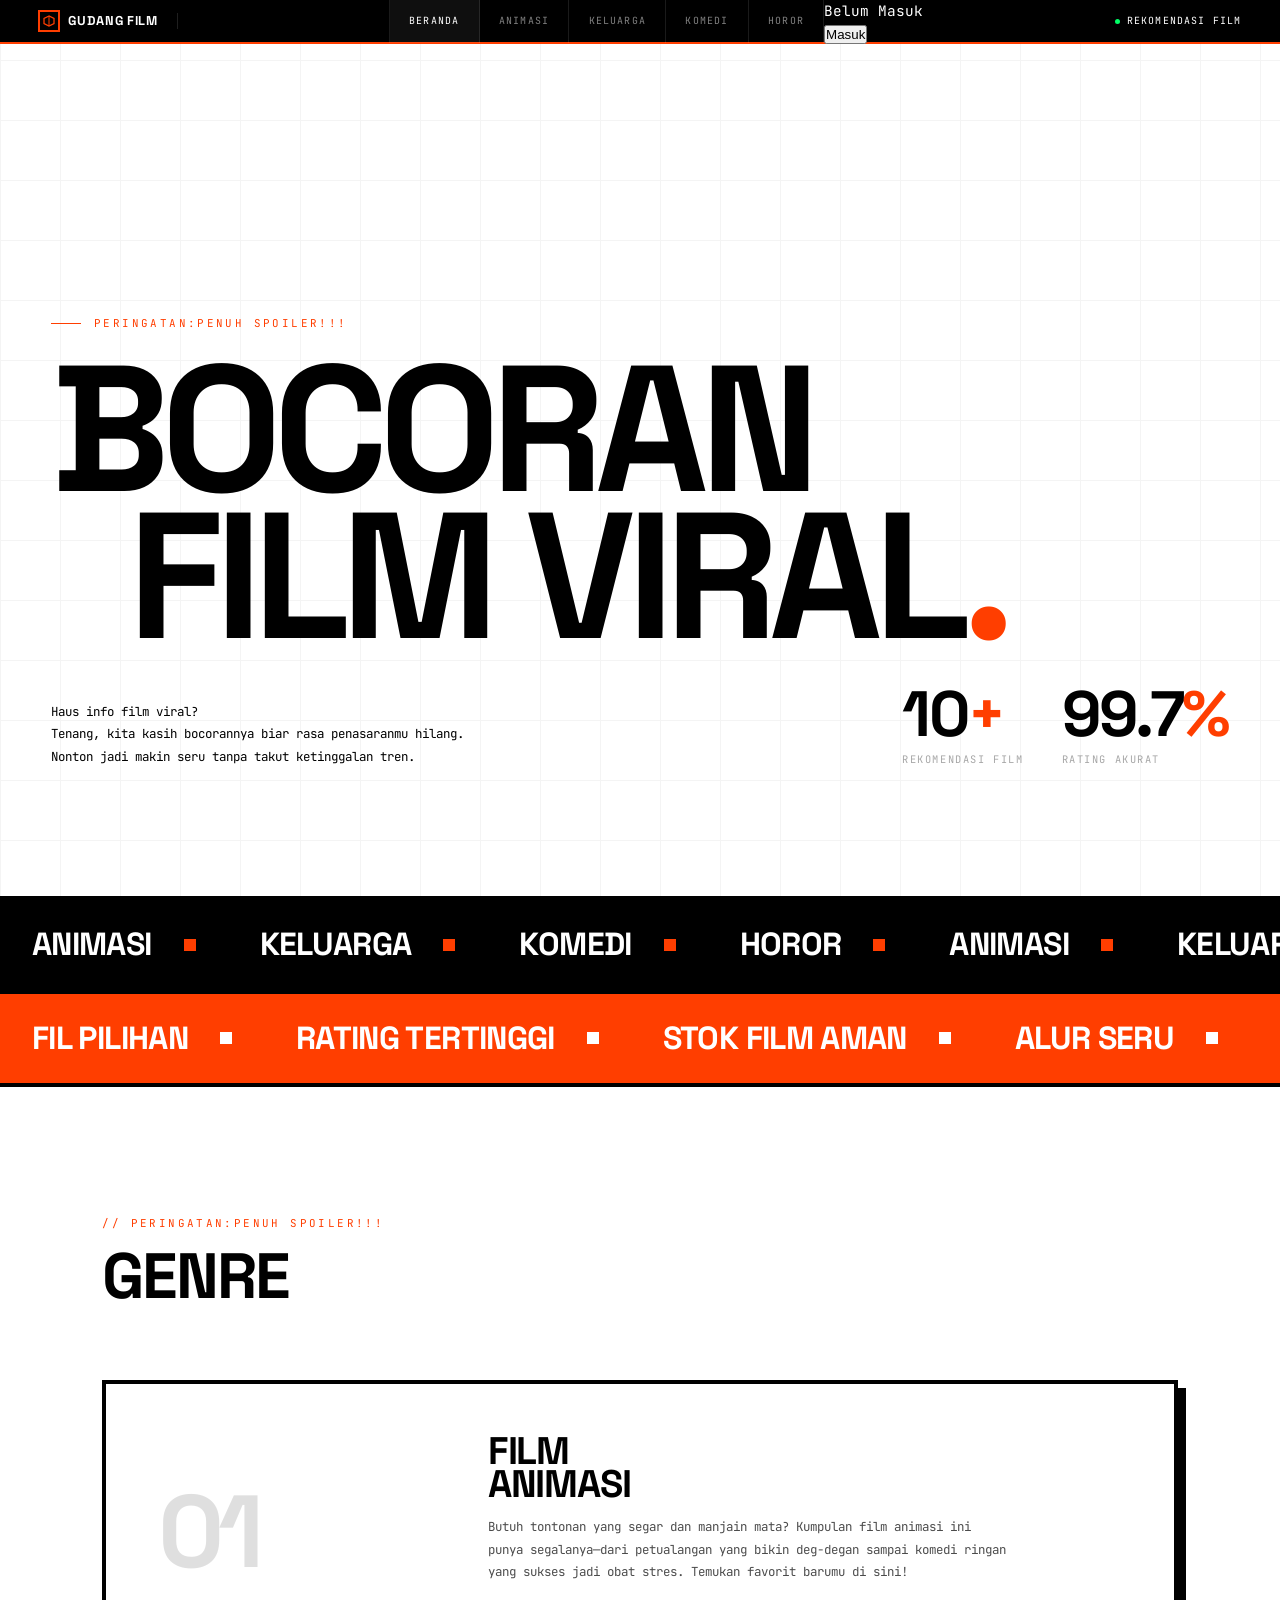
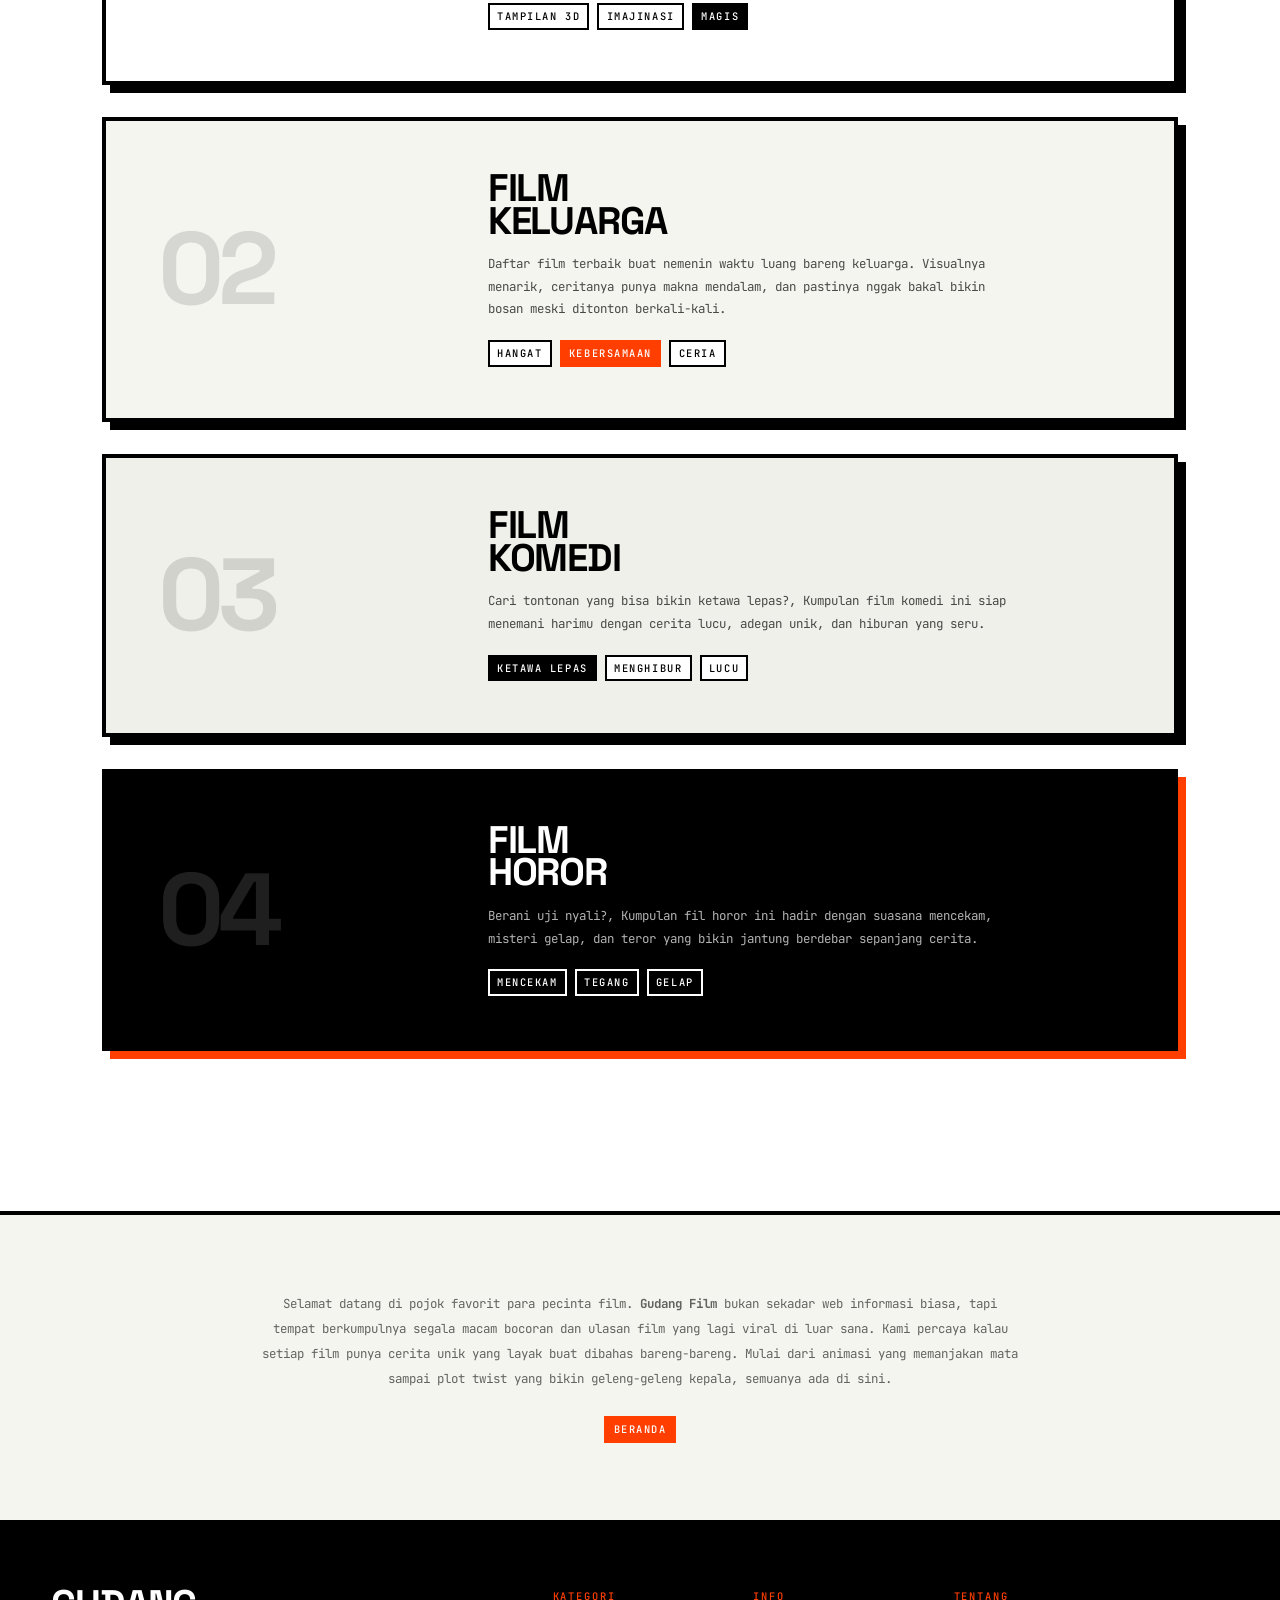
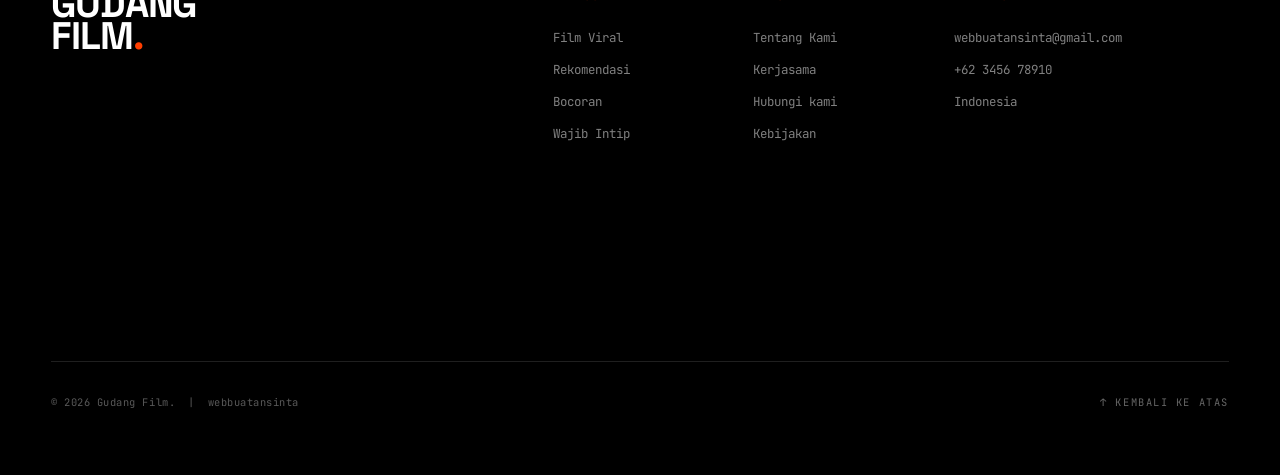
<file: index.html>
<!DOCTYPE html>
<html lang="en">
<head>
<meta charset="UTF-8">
<meta name="viewport" content="width=device-width, initial-scale=1.0">
<title>GUDANG FILM</title>
<meta name="description" content="AXIS INDUSTRIAL delivers precision-engineered solutions for heavy industry. Built to endure. Designed to perform.">
<link rel="preconnect" href="https://fonts.googleapis.com">
<link rel="preconnect" href="https://fonts.gstatic.com" crossorigin>
<link href="https://fonts.googleapis.com/css2?family=JetBrains+Mono:wght@400;500&family=Space+Grotesk:wght@400;700&display=swap" rel="stylesheet">
<link rel="stylesheet" href="css/templatemo-axis-industrial.css">
<link rel="stylesheet" href="css/templatemo-axis-main-page.css">
<!--

TemplateMo 619 Axis Industrial

https://templatemo.com/tm-619-axis-industrial

-->
</head>
<body>

<!-- ====== HEADER ====== -->
<header class="header">
    <div class="header__inner">
        <div class="header__left">
            <a href="index.html" class="header__logo" aria-label="AXIS INDUSTRIAL Home">
                <span class="header__logo-mark">
                    <svg viewBox="0 0 24 24" fill="none" xmlns="http://www.w3.org/2000/svg"><path d="M12 2L2 7V17L12 22L22 17V7L12 2Z" stroke="#FF3E00" stroke-width="2.5"/><line x1="12" y1="2" x2="12" y2="22" stroke="#FF3E00" stroke-width="2"/></svg>
                </span>
                Gudang Film
            </a>
            <span class="header__sep"></span>
            <span class="header__product"></span>
        </div>
        <nav class="header__nav" id="headerNav">
            <a href="index.html" class="active">Beranda</a>
            <a href="animasi.html">Animasi</a>
            <a href="keluarga.html">Keluarga</a>
            <a href="komedi.html">Komedi</a>
            <a href="horor.html">Horor</a>

            <div class="login-status">
                    <p id="userInfo">Belum Masuk</p>

                    <div id="authArea">
                <button onclick="goLogin()" class="nav-cta">Masuk</button>
            </div>
        </div>
        </nav>
        <div class="header__right">
            <div class="header__status"><span class="header__status-dot"></span><span>Rekomendasi Film</span></div>
        </div>
        <button class="header__burger" id="headerBurger" aria-label="Toggle navigation" aria-expanded="false"><span></span><span></span><span></span></button>
    </div>
</header>


<!-- ====== HERO ====== -->
<section class="hero">
    <div class="hero__grid hero__grid--dense" aria-hidden="true"></div>
    <div class="hero__label reveal">PERINGATAN:PENUH SPOILER!!! </div>
    <h1 class="hero__title">
        <span class="line">BOCORAN</span>
        <span class="line line--indent">FILM VIRAL<span class="accent-dot">.</span></span>
    </h1>
    <div class="hero__bottom">
        <p class="hero__desc reveal">Haus info film viral? <br>Tenang, kita kasih bocorannya biar rasa penasaranmu hilang. Nonton jadi makin seru tanpa takut ketinggalan tren.</p>
        <div class="hero__stats reveal">
            <div><div class="hero__stat-num">10<span class="accent">+</span></div><div class="hero__stat-label">Rekomendasi Film</div></div>
            <div><div class="hero__stat-num">99.7<span class="accent">%</span></div><div class="hero__stat-label">Rating Akurat</div></div>
        </div>
    </div>
</section>

<!-- ====== TICKER ====== -->
<div class="ticker" aria-hidden="true"><div class="ticker__track"><span class="ticker__item">Animasi</span><span class="ticker__item">Keluarga</span><span class="ticker__item">Komedi</span><span class="ticker__item">Horor</span><span class="ticker__item">Animasi</span><span class="ticker__item">Keluarga</span><span class="ticker__item">Komedi</span><span class="ticker__item">Horor</span></div></div>
<div class="ticker ticker--reverse ticker--safety" aria-hidden="true"><div class="ticker__track"><span class="ticker__item">Fil Pilihan</span><span class="ticker__item">Rating Tertinggi</span><span class="ticker__item">Stok film Aman</span><span class="ticker__item">Alur Seru</span><span class="ticker__item">Simpan Dulu</span><span class="ticker__item">Intip Dikit</span><span class="ticker__item">Film Pilihan</span><span class="ticker__item">Rating Tertinggi</span><span class="ticker__item">Stok Film Aman</span><span class="ticker__item">Alur Seru</span><span class="ticker__item">Simpan Dulu</span><span class="ticker__item">Intip dikit</span></div></div>

<!-- ====== THE STACK ====== -->
<section class="section" id="process">
    <div class="container">
        <div class="stack__header reveal">
            <div><div class="section__eyebrow">// PERINGATAN:PENUH SPOILER!!! </div><h2 class="section__title">Genre</h2></div>
        </div>
        <div>
            <article class="stack__card reveal"><div class="stack__card-left"><div class="stack__card-step">01</div></div><div class="stack__card-right"><h3 class="stack__card-title">Film<br>Animasi</h3><p class="stack__card-text">Butuh tontonan yang segar dan manjain mata? Kumpulan film animasi ini punya segalanya—dari petualangan yang bikin deg-degan sampai komedi ringan yang sukses jadi obat stres. Temukan favorit barumu di sini!</p><div class="stack__card-tags"><span class="tag">Tampilan 3D</span><span class="tag">imajinasi</span><span class="tag tag--filled">Magis</span></div></div></article>
            <article class="stack__card reveal"><div class="stack__card-left"><div class="stack__card-step">02</div></div><div class="stack__card-right"><h3 class="stack__card-title">Film<br>Keluarga</h3><p class="stack__card-text">Daftar film terbaik buat nemenin waktu luang bareng keluarga. Visualnya menarik, ceritanya punya makna mendalam, dan pastinya nggak bakal bikin bosan meski ditonton berkali-kali.</p><div class="stack__card-tags"><span class="tag">Hangat</span><span class="tag tag--safety">Kebersamaan</span><span class="tag">Ceria</span></div></div></article>
            <article class="stack__card reveal"><div class="stack__card-left"><div class="stack__card-step">03</div></div><div class="stack__card-right"><h3 class="stack__card-title">Film<br>Komedi</h3><p class="stack__card-text">Cari tontonan yang bisa bikin ketawa lepas?, Kumpulan film komedi ini siap menemani harimu dengan cerita lucu, adegan unik, dan hiburan yang seru.</p><div class="stack__card-tags"><span class="tag tag--filled">Ketawa Lepas</span><span class="tag">Menghibur</span><span class="tag">Lucu</span></div></div></article>
            <article class="stack__card reveal"><div class="stack__card-left"><div class="stack__card-step">04</div></div><div class="stack__card-right"><h3 class="stack__card-title">Film<br>Horor</h3><p class="stack__card-text">Berani uji nyali?, Kumpulan fil horor ini hadir dengan suasana mencekam, misteri gelap, dan teror yang bikin jantung berdebar sepanjang cerita.</p><div class="stack__card-tags"><span class="tag">Mencekam</span><span class="tag">Tegang</span><span class="tag tag--safety">Gelap</span></div></div></article>
        </div>
    </div>
</section>


<!-- ====== ABOUT THIS TEMPLATE ====== -->
<section class="about">
    <div class="about__inner">
        <p class="about__text">
            Selamat datang di pojok favorit para pecinta film.<strong> Gudang Film</strong> bukan sekadar web informasi biasa, tapi tempat berkumpulnya segala macam bocoran dan ulasan film yang lagi viral di luar sana. Kami percaya kalau setiap film punya cerita unik yang layak buat dibahas bareng-bareng. Mulai dari animasi yang memanjakan mata sampai plot twist yang bikin geleng-geleng kepala, semuanya ada di sini. 
        </p>
        <div class="about__links">
            <a href="index.html" class="tag tag--safety">Beranda</a>
        </div>
    </div>
</section>


<!-- ====== FOOTER ====== -->
<footer class="footer">
    <div class="footer__inner">
        <div class="footer__top">
            <div class="footer__brand">
                <h2 class="font-display footer__brand-name">Gudang <br>Film<span class="accent">.</span></h2>
                <p class="footer__brand-desc"><iframe src="https://www.google.com/maps/embed?pb=!1m18!1m12!1m3!1d3952.8996319272687!2d110.39281007656372!3d-7.8004499922197486!2m3!1f0!2f0!3f0!3m2!1i1024!2i768!4f13.1!3m3!1m2!1s0x2e7a57669d43fe55%3A0x75fae1bb400d4da5!2sSMA%20Negeri%208%20Yogyakarta!5e0!3m2!1sid!2sid!4v1780215069541!5m2!1sid!2sid" width="300" height="200" style="border:0;" allowfullscreen="" loading="lazy" referrerpolicy="no-referrer-when-downgrade"></iframe></p>
            </div>
             <div class="footer__col"><div class="footer__col-title">Kategori</div><a href="#">Film Viral</a><a href="#">Rekomendasi</a><a href="#">Bocoran</a><a href="#">Wajib Intip</a></div>
            <div class="footer__col"><div class="footer__col-title">Info</div><a href="#">Tentang Kami</a><a href="#">Kerjasama</a><a href="#">Hubungi kami</a><a href="#">Kebijakan</a></div>
            <div class="footer__col"><div class="footer__col-title">Tentang</div><a href="#">webbuatansinta@gmail.com</a><a href="#">+62 3456 78910</a><a href="#">Indonesia</a></div>
        </div>
        <div class="footer__bottom">
           <span class="footer__copy">&copy; 2026 Gudang Film. &nbsp;|&nbsp; webbuatansinta </span>
            <button class="footer__back-top" id="backToTop" aria-label="Back To Top">↑ Kembali ke atas</button>
        </div>
    </div>
</footer>

<script src="js/templatemo-axis-script.js"></script>
    <script src="login/js/welcome.js"></script>
</body>
</html>
</file>
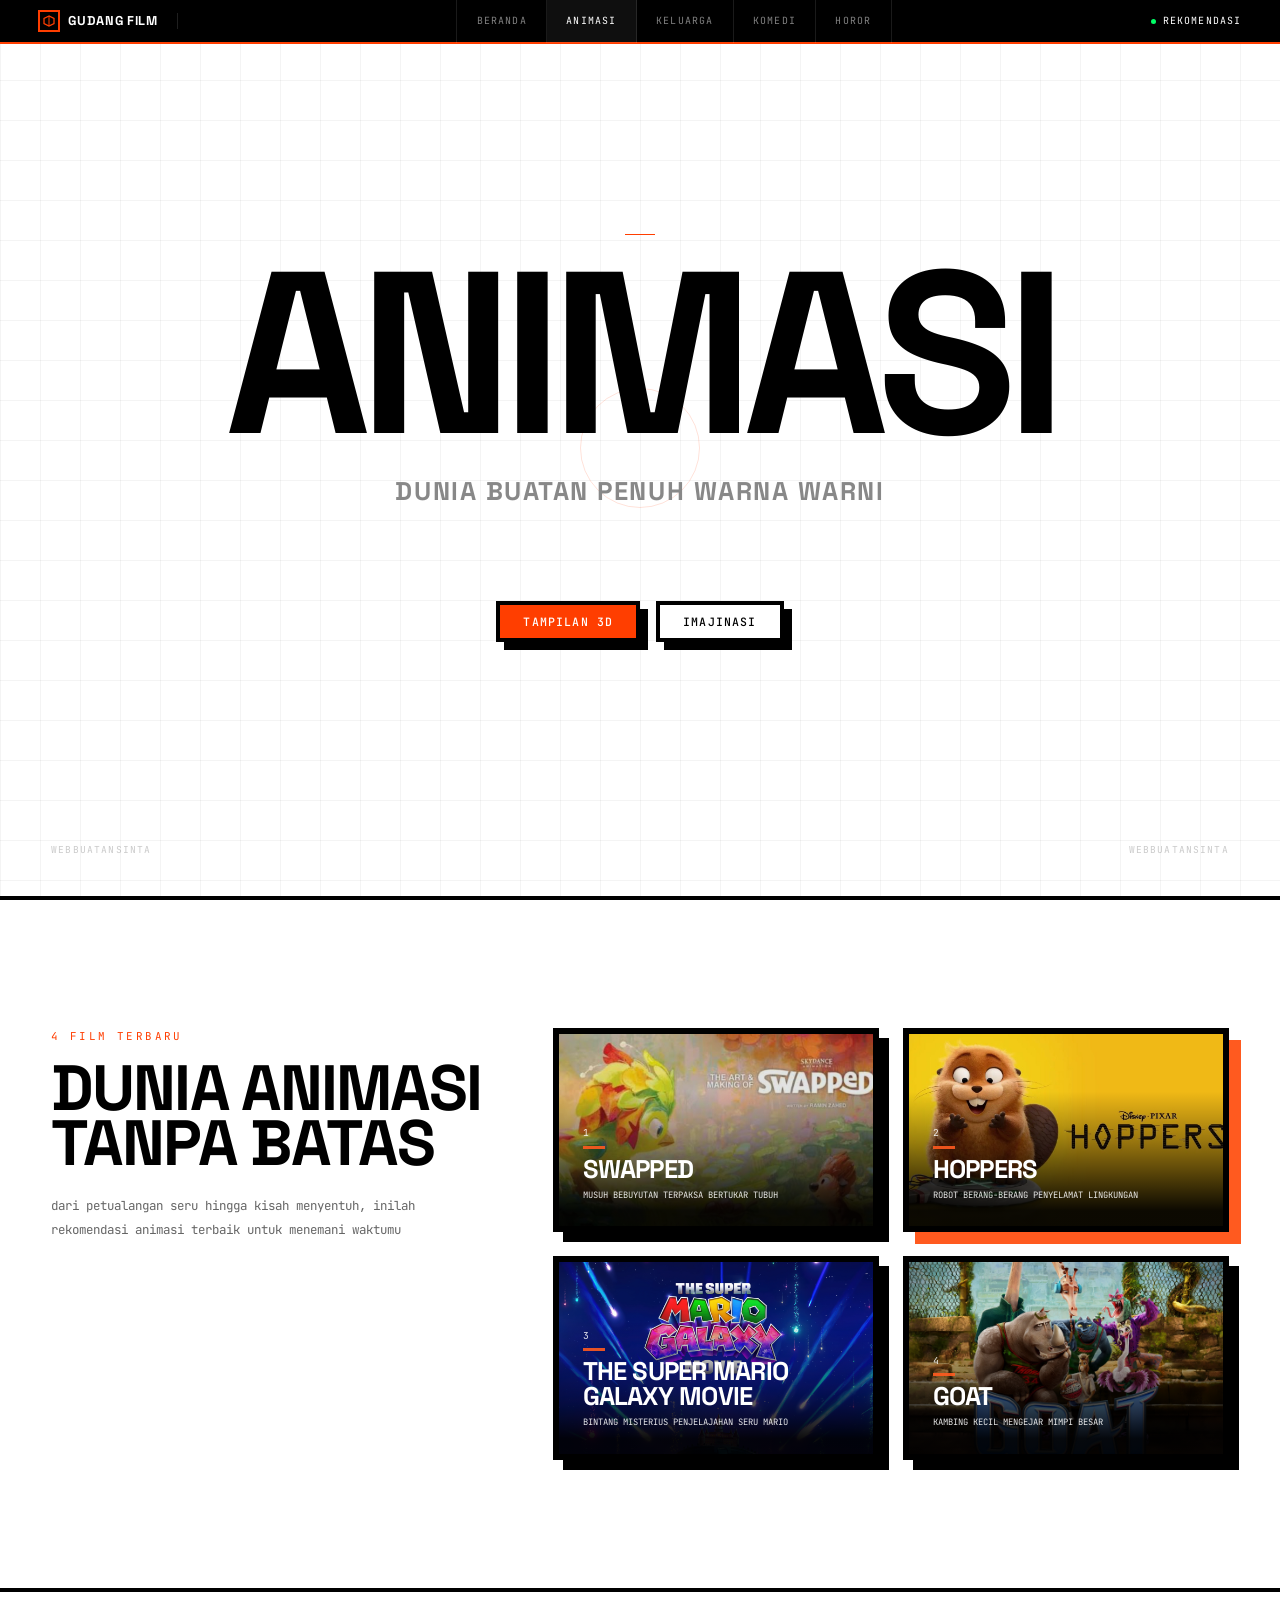
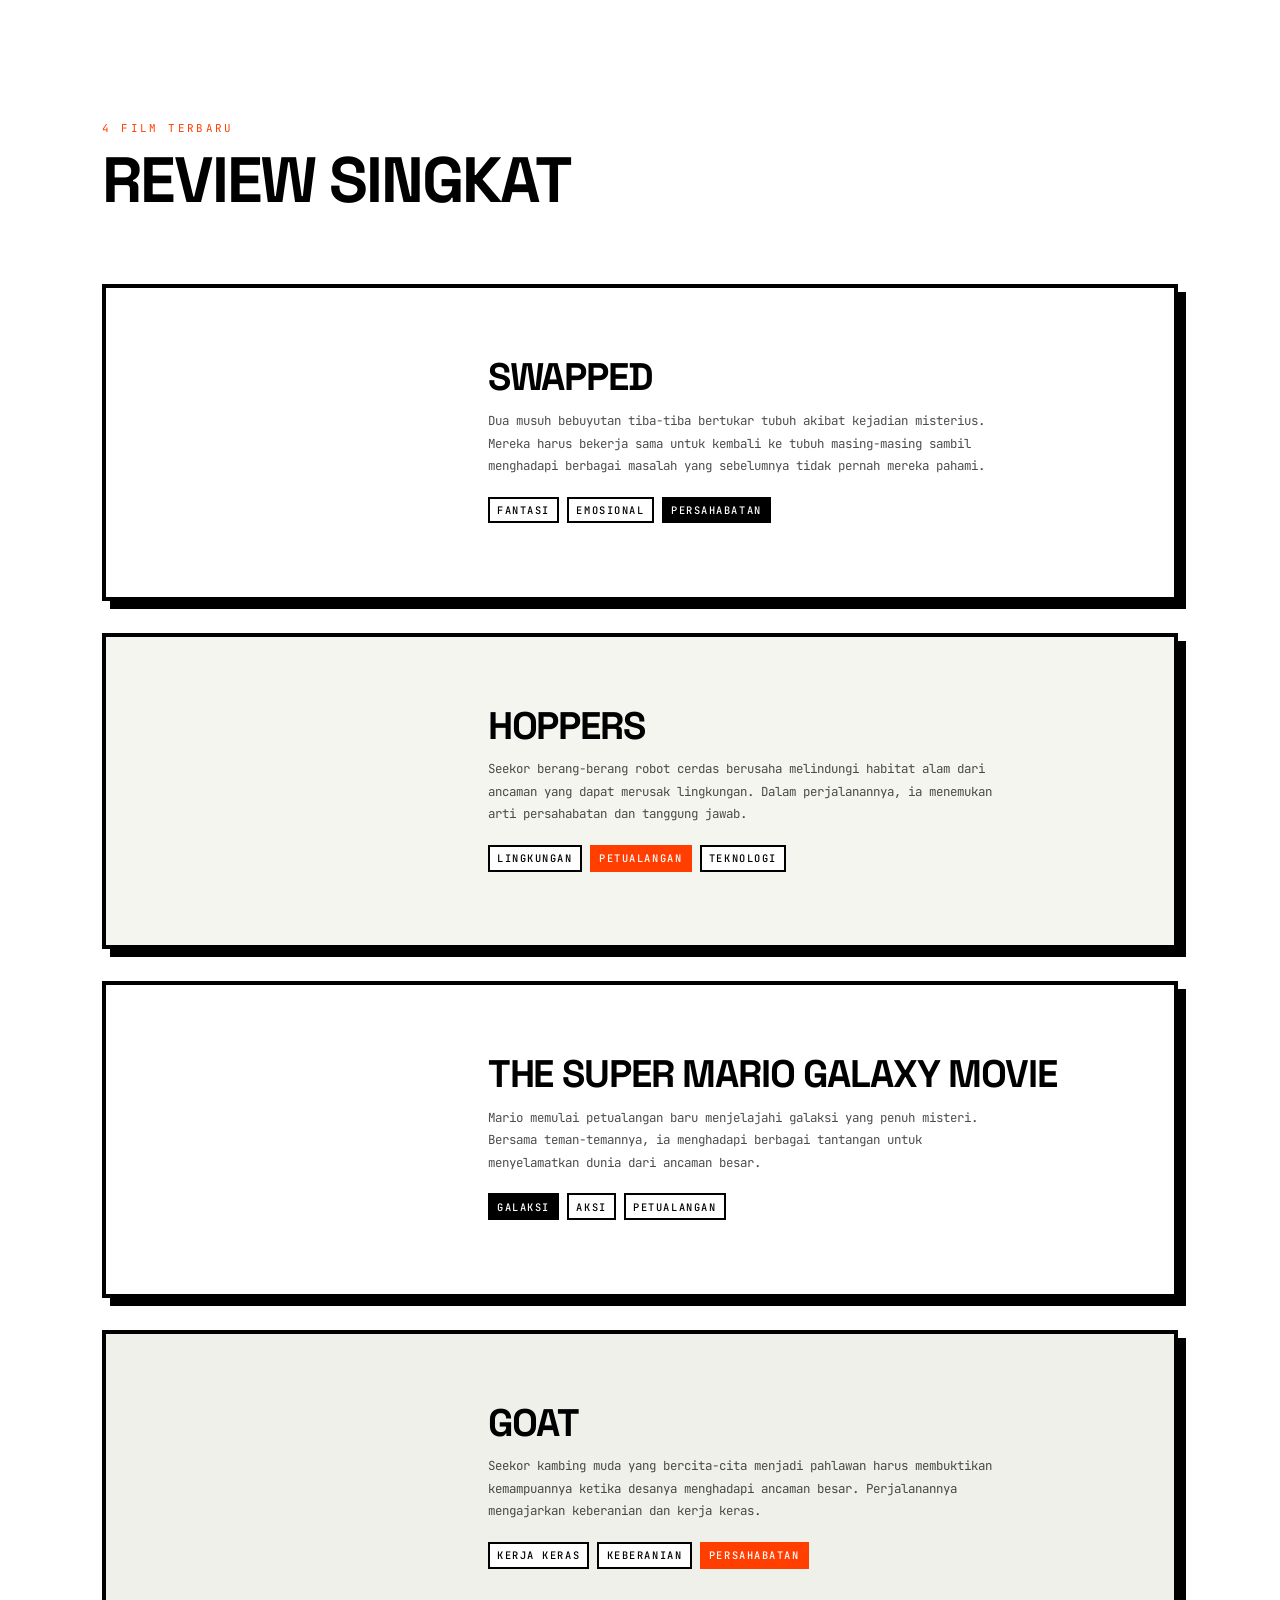
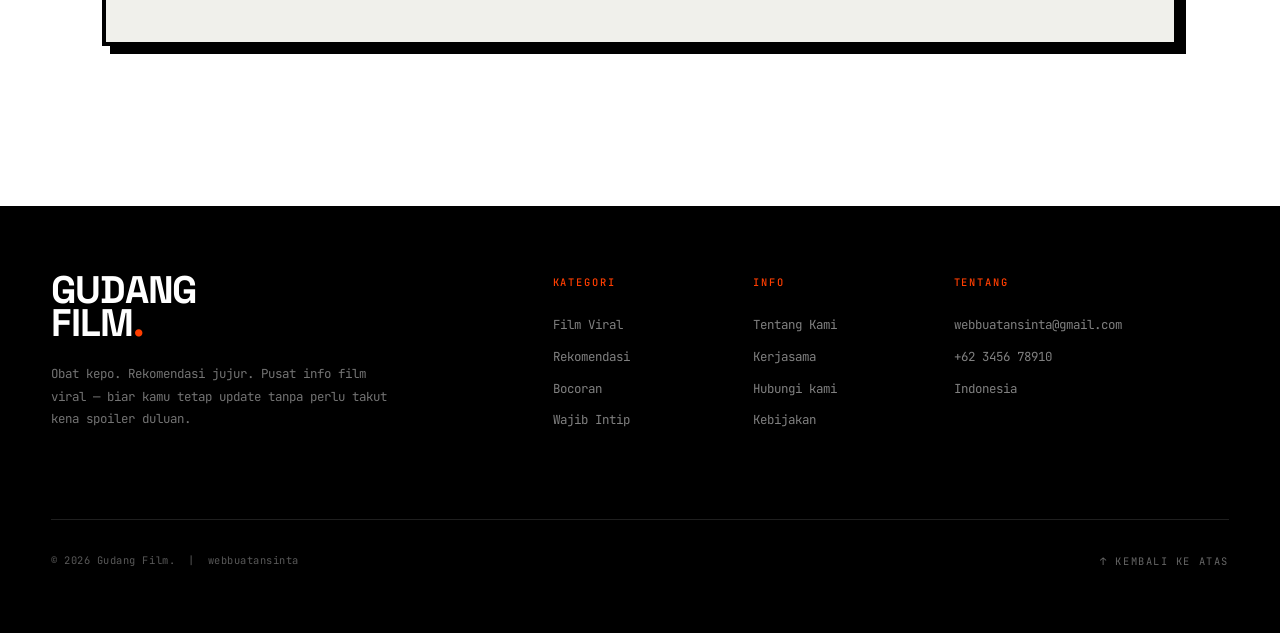
<file: animasi.html>
<!DOCTYPE html>
<html lang="en">
<head>
<meta charset="UTF-8">
<meta name="viewport" content="width=device-width, initial-scale=1.0">
<title>GUDANG FILM</title>
<meta name="description" content="AXIS-01 Neural Link. Sub-millisecond latency. Titanium-grade construction. The hardware interface built for zero-compromise environments.">
<link rel="preconnect" href="https://fonts.googleapis.com">
<link rel="preconnect" href="https://fonts.gstatic.com" crossorigin>
<link href="https://fonts.googleapis.com/css2?family=JetBrains+Mono:wght@400;500&family=Space+Grotesk:wght@400;700&display=swap" rel="stylesheet">
<link rel="stylesheet" href="css/templatemo-axis-industrial.css">
<link rel="stylesheet" href="css/templatemo-axis-landing-page.css">
<!--

TemplateMo 619 Axis Industrial

https://templatemo.com/tm-619-axis-industrial

-->
</head>
<body>

<!-- ====== HEADER ====== -->
<header class="header">
    <div class="header__inner">
        <div class="header__left">
            <a href="index.html" class="header__logo" aria-label="Axis Industrial Home">
                <span class="header__logo-mark"><svg viewBox="0 0 24 24" fill="none" xmlns="http://www.w3.org/2000/svg"><path d="M12 2L2 7V17L12 22L22 17V7L12 2Z" stroke="#FF3E00" stroke-width="2.5"/><line x1="12" y1="2" x2="12" y2="22" stroke="#FF3E00" stroke-width="2"/></svg></span>
                GUDANG FILM
            </a>
            <span class="header__sep"></span>
            <span class="header__product"></span>
        </div>
        <nav class="header__nav" id="headerNav">
            <a href="index.html">beranda</a>
            <a href="animasi.html" class="active">animasi</a>
            <a href="keluarga.html">keluarga</a>
            <a href="komedi.html">komedi</a>
            <a href="horor.html">horor</a>
        </nav>
        <div class="header__right">
            <div class="header__status"><span class="header__status-dot"></span><span>rekomendasi</span></div>
        <button class="header__burger" id="headerBurger" aria-label="Toggle navigation" aria-expanded="false"><span></span><span></span><span></span></button>
    </div>
</header>


<!-- ====== HERO ====== -->
<section class="hero hero--center hero--product">
    <div class="hero__grid" aria-hidden="true"></div>
    <div class="hero__label reveal"></div>
    <h1 class="hero__title">animasi</h1>
    <p class="hero__subtitle reveal">Dunia buatan penuh warna warni</p>
    <p class="hero__desc reveal" style="margin-bottom:3rem"></p>
    <div class="hero__actions reveal">
        <button class="btn btn--primary">Tampilan 3D</button>
        <button class="btn btn--ghost">Imajinasi</button>
    </div>
    <span class="hero__coords" aria-hidden="true">webbuatansinta</span>
    <span class="hero__version" aria-hidden="true">webbuatansinta</span>
</section>


<!-- ====== PRODUCT DETAILS ====== -->
<section class="section" id="overview">
    <div class="details__inner">
        <div class="details__left reveal">
            <div class="section__eyebrow">4 film terbaru</div>
            <h2 class="section__title">dunia animasi<br> tanpa batas</h2>
            <p class="details__text" style="margin-top:1.5rem">dari petualangan seru hingga kisah menyentuh, inilah rekomendasi animasi terbaik untuk menemani waktumu</p>
        </div>
        <div class="details__right">

    <div class="movie-card reveal">
        <img src="image/animasi1.JPEG" alt="">
        <div class="movie-overlay">
            <span>1</span>
            <h3>Swapped</h3>
            <p>Musuh bebuyutan terpaksa bertukar tubuh</p>
        </div>
    </div>

    <div class="movie-card reveal">
        <img src="image/animasi2.jpg" alt="">
        <div class="movie-overlay">
            <span>2</span>
            <h3>Hoppers</h3>
            <p>Robot berang-berang penyelamat lingkungan</p>
        </div>
    </div>

    <div class="movie-card reveal">
        <img src="image/animasi3.jpg" alt="">
        <div class="movie-overlay">
            <span>3</span>
            <h3>The super mario galaxy movie</h3>
            <p>Bintang misterius penjelajahan seru Mario</p>
        </div>
    </div>

    <div class="movie-card reveal">
        <img src="image/animasi4.jpg" alt="">
        <div class="movie-overlay">
            <span>4</span>
            <h3>goat</h3>
            <p>Kambing kecil mengejar mimpi besar</p>
        </div>
    </div>

</div>

</div>
        </div>

        </div>
    </div>
</section>


<!-- ====== THE STACK ====== -->
<section class="section" id="process">
    <div class="container">
        <div class="stack__header reveal">
            <div><div class="section__eyebrow">4 Film Terbaru</div><h2 class="section__title">Review singkat</h2></div>
        </div>
        <div>
            <article class="stack__card reveal"><div class="stack__card-left"><iframe width="300" height="200" src="https://www.youtube.com/embed/glgmAwRDP8s" title="Swapped | Official Trailer | Netflix" frameborder="0" allow="accelerometer; autoplay; clipboard-write; encrypted-media; gyroscope; picture-in-picture; web-share" referrerpolicy="strict-origin-when-cross-origin" allowfullscreen></iframe></div><div class="stack__card-right"><h3 class="stack__card-title">Swapped</h3><p class="stack__card-text">Dua musuh bebuyutan tiba-tiba bertukar tubuh akibat kejadian misterius. Mereka harus bekerja sama untuk kembali ke tubuh masing-masing sambil menghadapi berbagai masalah yang sebelumnya tidak pernah mereka pahami.</p><div class="stack__card-tags"><span class="tag">fantasi</span><span class="tag">emosional</span><span class="tag tag--filled">persahabatan</span></div></div></article>
            <article class="stack__card reveal"><div class="stack__card-left"><iframe width="300" height="200" src="https://www.youtube.com/embed/PypDSyIRRSs" title="Hoppers | Official Trailer" frameborder="0" allow="accelerometer; autoplay; clipboard-write; encrypted-media; gyroscope; picture-in-picture; web-share" referrerpolicy="strict-origin-when-cross-origin" allowfullscreen></iframe></div><div class="stack__card-right"><h3 class="stack__card-title">Hoppers</h3><p class="stack__card-text">Seekor berang-berang robot cerdas berusaha melindungi habitat alam dari ancaman yang dapat merusak lingkungan. Dalam perjalanannya, ia menemukan arti persahabatan dan tanggung jawab.</p><div class="stack__card-tags"><span class="tag">Lingkungan</span><span class="tag tag--safety">Petualangan</span><span class="tag">teknologi</span></div></div></article>
            <article class="stack__card reveal"><div class="stack__card-left"><iframe width="300" height="200" src="https://www.youtube.com/embed/GuCejewteF8" title="The Super Mario Galaxy Movie – Official Trailer" frameborder="0" allow="accelerometer; autoplay; clipboard-write; encrypted-media; gyroscope; picture-in-picture; web-share" referrerpolicy="strict-origin-when-cross-origin" allowfullscreen></iframe></div><div class="stack__card-right"><h3 class="stack__card-title">The Super Mario Galaxy Movie</h3><p class="stack__card-text">Mario memulai petualangan baru menjelajahi galaksi yang penuh misteri. Bersama teman-temannya, ia menghadapi berbagai tantangan untuk menyelamatkan dunia dari ancaman besar.</p><div class="stack__card-tags"><span class="tag tag--filled">galaksi</span><span class="tag">aksi</span><span class="tag">petualangan</span></div></div></article>
            <article class="stack__card reveal"><div class="stack__card-left"><iframe width="300" height="200" src="https://www.youtube.com/embed/kmY-rYS7yng" title="GOAT - International Trailer - Only In Cinemas Now" frameborder="0" allow="accelerometer; autoplay; clipboard-write; encrypted-media; gyroscope; picture-in-picture; web-share" referrerpolicy="strict-origin-when-cross-origin" allowfullscreen></iframe></div><div class="stack__card-right"><h3 class="stack__card-title">Goat</h3><p class="stack__card-text">Seekor kambing muda yang bercita-cita menjadi pahlawan harus membuktikan kemampuannya ketika desanya menghadapi ancaman besar. Perjalanannya mengajarkan keberanian dan kerja keras.</p><div class="stack__card-tags"><span class="tag">kerja keras</span><span class="tag">keberanian</span><span class="tag tag--safety">persahabatan</span></div></div></article>
        </div>
    </div>
</section>


<!-- ====== FOOTER ====== -->
<footer class="footer">
    <div class="footer__inner">
        <div class="footer__top">
            <div class="footer__brand">
                <h2 class="font-display footer__brand-name">Gudang <br>Film<span class="accent">.</span></h2>
                <p class="footer__brand-desc">Obat kepo. Rekomendasi jujur. Pusat info film viral — biar kamu tetap update tanpa perlu takut kena spoiler duluan.</p>
            </div>
             <div class="footer__col"><div class="footer__col-title">Kategori</div><a href="#">Film Viral</a><a href="#">Rekomendasi</a><a href="#">Bocoran</a><a href="#">Wajib Intip</a></div>
            <div class="footer__col"><div class="footer__col-title">Info</div><a href="#">Tentang Kami</a><a href="#">Kerjasama</a><a href="#">Hubungi kami</a><a href="#">Kebijakan</a></div>
            <div class="footer__col"><div class="footer__col-title">Tentang</div><a href="#">webbuatansinta@gmail.com</a><a href="#">+62 3456 78910</a><a href="#">Indonesia</a></div>
        </div>
        <div class="footer__bottom">
           <span class="footer__copy">&copy; 2026 Gudang Film. &nbsp;|&nbsp; webbuatansinta </span>
            <button class="footer__back-top" id="backToTop" aria-label="Back To Top">↑ Kembali ke atas</button>
        </div>
    </div>
</footer>

<script src="js/templatemo-axis-script.js"></script>
    <script src="login/js/welcome.js"></script>
</body>
</html>
</file>
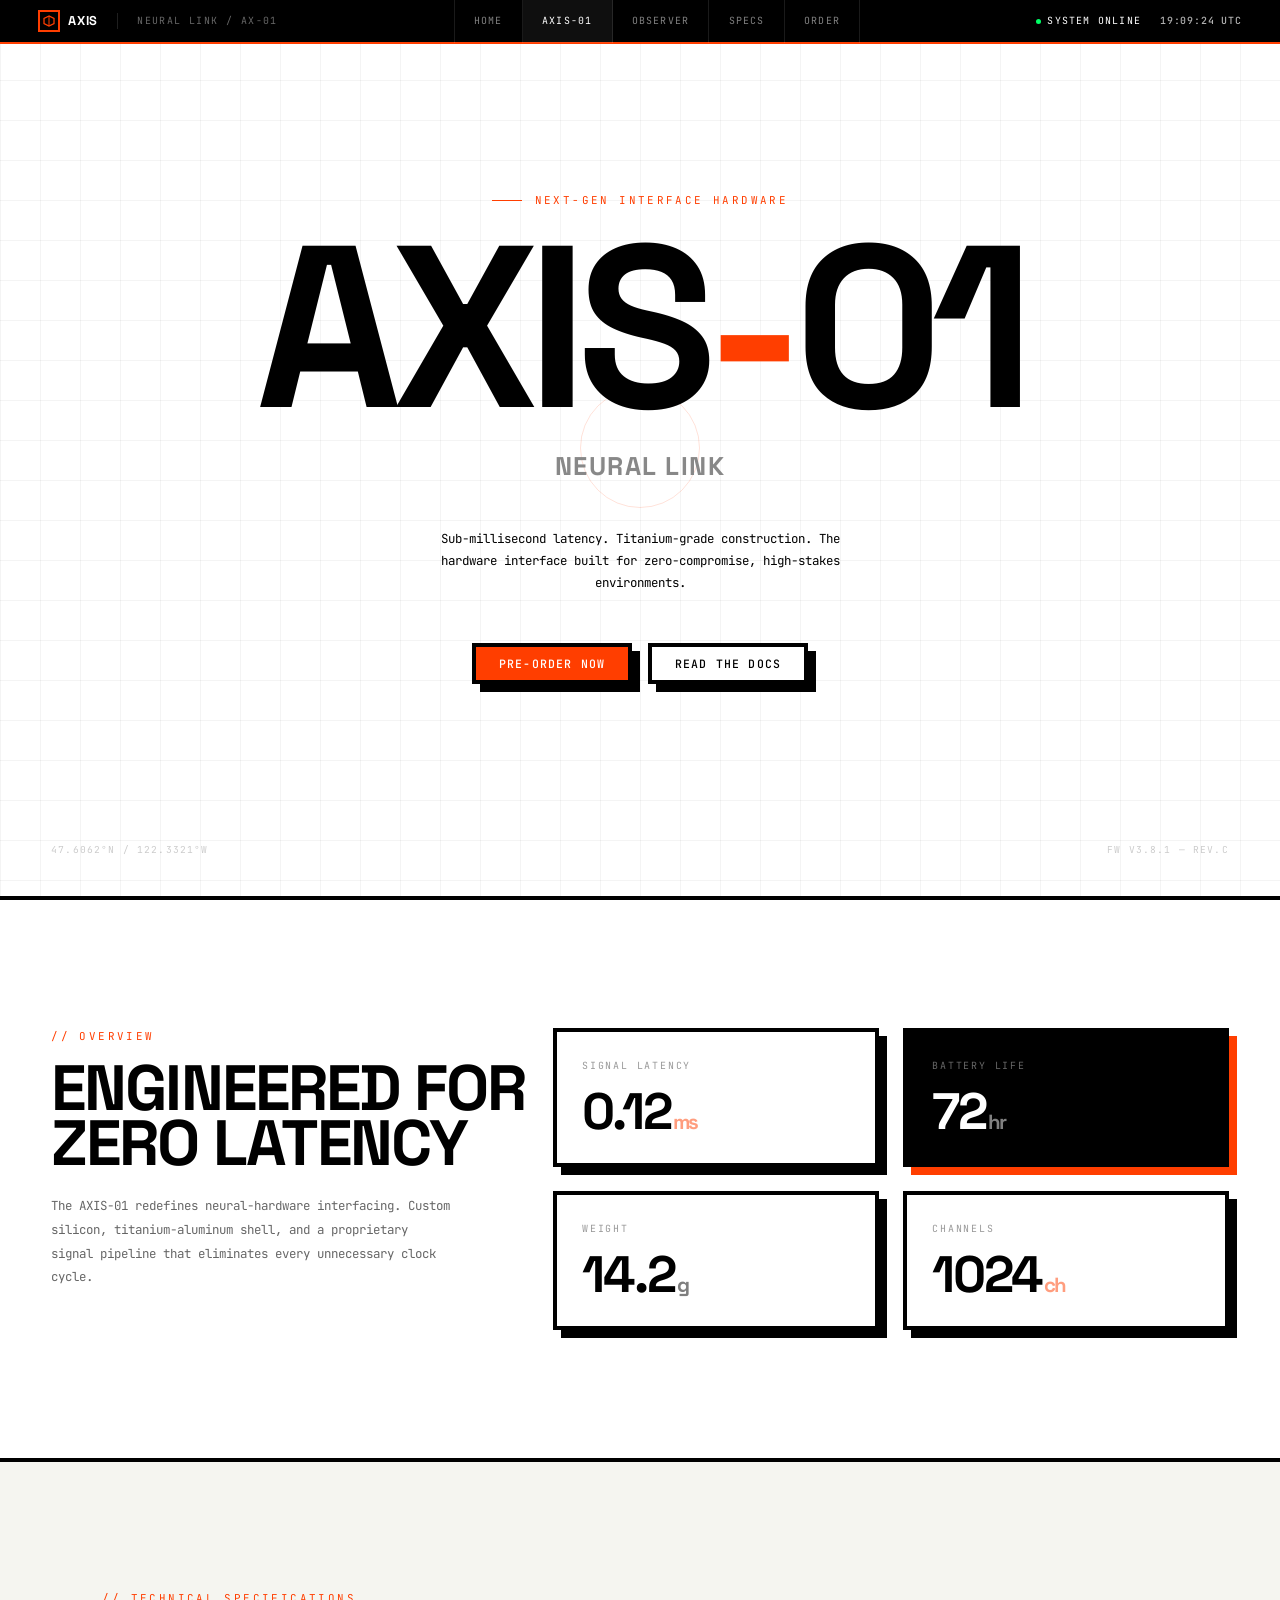
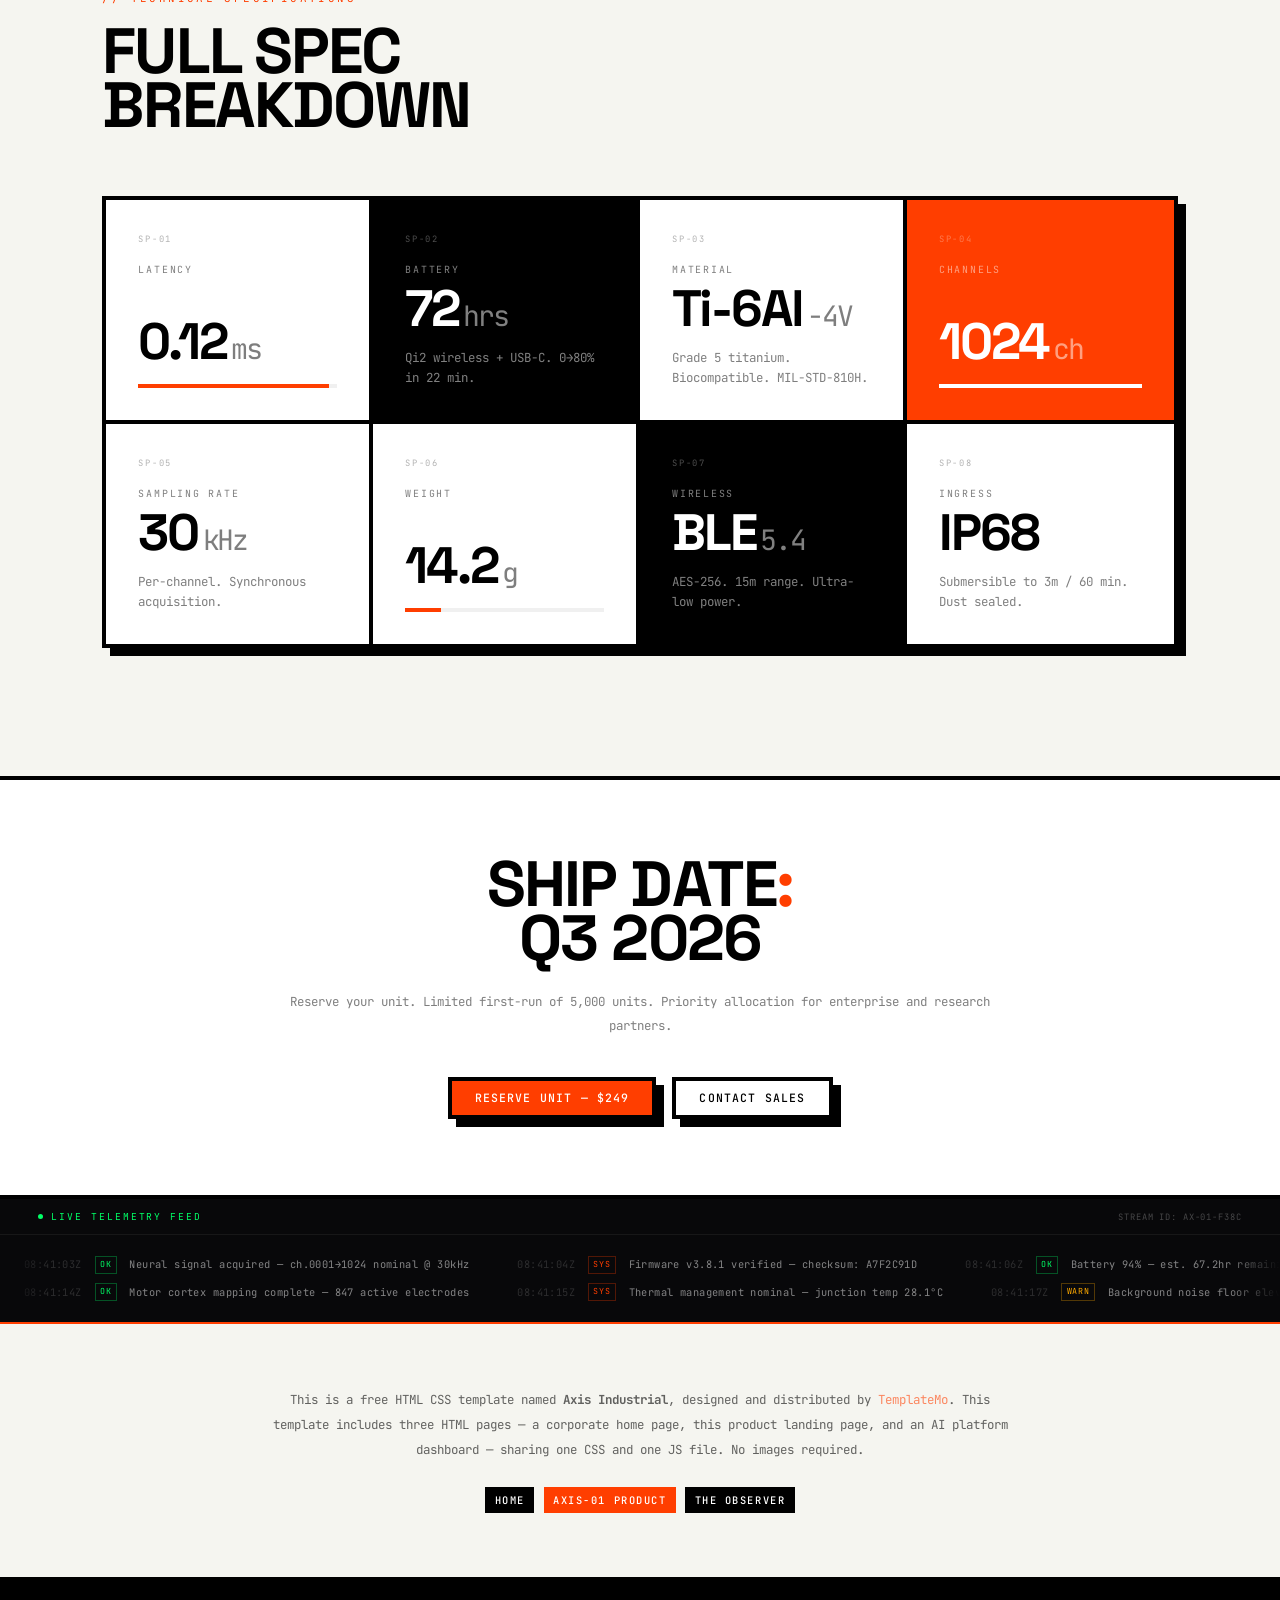
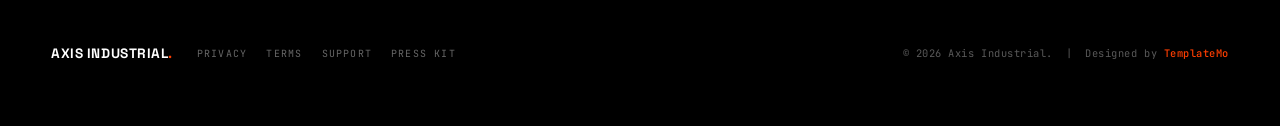
<file: animasi.html.html>
<!DOCTYPE html>
<html lang="en">
<head>
<meta charset="UTF-8">
<meta name="viewport" content="width=device-width, initial-scale=1.0">
<title>AXIS-01 Neural Link — Next-Gen Interface Hardware</title>
<meta name="description" content="AXIS-01 Neural Link. Sub-millisecond latency. Titanium-grade construction. The hardware interface built for zero-compromise environments.">
<link rel="preconnect" href="https://fonts.googleapis.com">
<link rel="preconnect" href="https://fonts.gstatic.com" crossorigin>
<link href="https://fonts.googleapis.com/css2?family=JetBrains+Mono:wght@400;500&family=Space+Grotesk:wght@400;700&display=swap" rel="stylesheet">
<link rel="stylesheet" href="css/templatemo-axis-industrial.css">
<link rel="stylesheet" href="css/templatemo-axis-landing-page.css">
<!--

TemplateMo 619 Axis Industrial

https://templatemo.com/tm-619-axis-industrial

-->
</head>
<body>

<!-- ====== HEADER ====== -->
<header class="header">
    <div class="header__inner">
        <div class="header__left">
            <a href="index.html" class="header__logo" aria-label="Axis Industrial Home">
                <span class="header__logo-mark"><svg viewBox="0 0 24 24" fill="none" xmlns="http://www.w3.org/2000/svg"><path d="M12 2L2 7V17L12 22L22 17V7L12 2Z" stroke="#FF3E00" stroke-width="2.5"/><line x1="12" y1="2" x2="12" y2="22" stroke="#FF3E00" stroke-width="2"/></svg></span>
                Axis
            </a>
            <span class="header__sep"></span>
            <span class="header__product">Neural Link / AX-01</span>
        </div>
        <nav class="header__nav" id="headerNav">
            <a href="index.html">Home</a>
            <a href="landing-page.html" class="active">AXIS-01</a>
            <a href="the-observer.html">Observer</a>
            <a href="#specs">Specs</a>
            <a href="#order">Order</a>
        </nav>
        <div class="header__right">
            <div class="header__status"><span class="header__status-dot"></span><span>System Online</span></div>
            <div class="header__clock" id="utcClock">--:--:-- UTC</div>
        </div>
        <button class="header__burger" id="headerBurger" aria-label="Toggle navigation" aria-expanded="false"><span></span><span></span><span></span></button>
    </div>
</header>


<!-- ====== HERO ====== -->
<section class="hero hero--center hero--product">
    <div class="hero__grid" aria-hidden="true"></div>
    <div class="hero__label reveal">Next-Gen Interface Hardware</div>
    <h1 class="hero__title">AXIS<span class="accent-dot">-</span>01</h1>
    <p class="hero__subtitle reveal">Neural Link</p>
    <p class="hero__desc reveal" style="margin-bottom:3rem">Sub-millisecond latency. Titanium-grade construction. The hardware interface built for zero-compromise, high-stakes environments.</p>
    <div class="hero__actions reveal">
        <button class="btn btn--primary">Pre-Order Now</button>
        <button class="btn btn--ghost">Read the Docs</button>
    </div>
    <span class="hero__coords" aria-hidden="true">47.6062°N / 122.3321°W</span>
    <span class="hero__version" aria-hidden="true">FW v3.8.1 — Rev.C</span>
</section>


<!-- ====== PRODUCT DETAILS ====== -->
<section class="section" id="overview">
    <div class="details__inner">
        <div class="details__left reveal">
            <div class="section__eyebrow">// Overview</div>
            <h2 class="section__title">Engineered for<br>Zero Latency</h2>
            <p class="details__text" style="margin-top:1.5rem">The AXIS-01 redefines neural-hardware interfacing. Custom silicon, titanium-aluminum shell, and a proprietary signal pipeline that eliminates every unnecessary clock cycle.</p>
        </div>
        <div class="details__right">
            <div class="stat-card reveal"><div class="stat-card__label">Signal Latency</div><div class="stat-card__value">0.12<span class="stat-card__unit accent">ms</span></div></div>
            <div class="stat-card stat-card--dark reveal"><div class="stat-card__label">Battery Life</div><div class="stat-card__value">72<span class="stat-card__unit">hr</span></div></div>
            <div class="stat-card reveal"><div class="stat-card__label">Weight</div><div class="stat-card__value">14.2<span class="stat-card__unit">g</span></div></div>
            <div class="stat-card reveal"><div class="stat-card__label">Channels</div><div class="stat-card__value">1024<span class="stat-card__unit accent">ch</span></div></div>
        </div>
    </div>
</section>


<!-- ====== SPEC GRID ====== -->
<section class="section section--surface" id="specs">
    <div class="container">
        <div class="section__header reveal">
            <div class="section__eyebrow">// Technical Specifications</div>
            <h2 class="section__title">Full Spec<br>Breakdown</h2>
        </div>
        <div class="spec-grid reveal">
            <div class="spec-cell"><div><div class="spec-cell__id">SP-01</div><div class="spec-cell__label">Latency</div></div><div><div class="spec-cell__value">0.12<span class="spec-cell__unit">ms</span></div><div class="bar-track"><div class="bar-track__fill" style="width:96%"></div></div></div></div>
            <div class="spec-cell spec-cell--dark"><div><div class="spec-cell__id">SP-02</div><div class="spec-cell__label">Battery</div></div><div><div class="spec-cell__value">72<span class="spec-cell__unit">hrs</span></div><div class="spec-cell__note">Qi2 wireless + USB-C. 0→80% in 22 min.</div></div></div>
            <div class="spec-cell"><div><div class="spec-cell__id">SP-03</div><div class="spec-cell__label">Material</div></div><div><div class="spec-cell__value">Ti-6Al<span class="spec-cell__unit">-4V</span></div><div class="spec-cell__note">Grade 5 titanium. Biocompatible. MIL-STD-810H.</div></div></div>
            <div class="spec-cell spec-cell--safety"><div><div class="spec-cell__id">SP-04</div><div class="spec-cell__label">Channels</div></div><div><div class="spec-cell__value">1024<span class="spec-cell__unit">ch</span></div><div class="bar-track"><div class="bar-track__fill" style="width:100%"></div></div></div></div>
            <div class="spec-cell"><div><div class="spec-cell__id">SP-05</div><div class="spec-cell__label">Sampling Rate</div></div><div><div class="spec-cell__value">30<span class="spec-cell__unit">kHz</span></div><div class="spec-cell__note">Per-channel. Synchronous acquisition.</div></div></div>
            <div class="spec-cell"><div><div class="spec-cell__id">SP-06</div><div class="spec-cell__label">Weight</div></div><div><div class="spec-cell__value">14.2<span class="spec-cell__unit">g</span></div><div class="bar-track"><div class="bar-track__fill" style="width:18%"></div></div></div></div>
            <div class="spec-cell spec-cell--dark"><div><div class="spec-cell__id">SP-07</div><div class="spec-cell__label">Wireless</div></div><div><div class="spec-cell__value">BLE<span class="spec-cell__unit">5.4</span></div><div class="spec-cell__note">AES-256. 15m range. Ultra-low power.</div></div></div>
            <div class="spec-cell"><div><div class="spec-cell__id">SP-08</div><div class="spec-cell__label">Ingress</div></div><div><div class="spec-cell__value">IP68</div><div class="spec-cell__note">Submersible to 3m / 60 min. Dust sealed.</div></div></div>
        </div>
    </div>
</section>


<!-- ====== CTA ====== -->
<section class="cta-band" id="order">
    <div class="cta-band__inner reveal">
        <h2 class="cta-band__title">Ship Date<span class="accent">:</span><br>Q3 2026</h2>
        <p class="cta-band__text">Reserve your unit. Limited first-run of 5,000 units. Priority allocation for enterprise and research partners.</p>
        <div class="cta-band__actions">
            <button class="btn btn--primary">Reserve Unit — $249</button>
            <button class="btn btn--ghost">Contact Sales</button>
        </div>
    </div>
</section>


<!-- ====== TERMINAL LOG ====== -->
<div class="log" aria-label="System telemetry">
    <div class="log__header">
        <div class="log__header-title">Live Telemetry Feed</div>
        <div class="log__header-status">Stream ID: AX-01-F38C</div>
    </div>
    <div class="log__body">
        <div class="log__track">
            <div class="log__entry"><span class="log__entry-time">08:41:03Z</span><span class="log__entry-tag log-ok">OK</span><span class="log__entry-msg">Neural signal acquired — ch.0001→1024 nominal @ 30kHz</span></div>
            <div class="log__entry"><span class="log__entry-time">08:41:04Z</span><span class="log__entry-tag log-sys">SYS</span><span class="log__entry-msg">Firmware v3.8.1 verified — checksum: A7F2C91D</span></div>
            <div class="log__entry"><span class="log__entry-time">08:41:06Z</span><span class="log__entry-tag log-ok">OK</span><span class="log__entry-msg">Battery 94% — est. 67.2hr remaining — temp 22.4°C</span></div>
            <div class="log__entry"><span class="log__entry-time">08:41:08Z</span><span class="log__entry-tag log-warn">WARN</span><span class="log__entry-msg">Impedance drift +0.3kΩ ch.0847 — auto-calibrating</span></div>
            <div class="log__entry"><span class="log__entry-time">08:41:09Z</span><span class="log__entry-tag log-ok">OK</span><span class="log__entry-msg">BLE 5.4 link stable — RSSI -42dBm — AES-256 active</span></div>
            <div class="log__entry"><span class="log__entry-time">08:41:12Z</span><span class="log__entry-tag log-sys">SYS</span><span class="log__entry-msg">Latency calibration: 0.118ms avg — within spec</span></div>
            <div class="log__entry"><span class="log__entry-time">08:41:03Z</span><span class="log__entry-tag log-ok">OK</span><span class="log__entry-msg">Neural signal acquired — ch.0001→1024 nominal @ 30kHz</span></div>
            <div class="log__entry"><span class="log__entry-time">08:41:04Z</span><span class="log__entry-tag log-sys">SYS</span><span class="log__entry-msg">Firmware v3.8.1 verified — checksum: A7F2C91D</span></div>
            <div class="log__entry"><span class="log__entry-time">08:41:06Z</span><span class="log__entry-tag log-ok">OK</span><span class="log__entry-msg">Battery 94% — est. 67.2hr remaining — temp 22.4°C</span></div>
            <div class="log__entry"><span class="log__entry-time">08:41:08Z</span><span class="log__entry-tag log-warn">WARN</span><span class="log__entry-msg">Impedance drift +0.3kΩ ch.0847 — auto-calibrating</span></div>
            <div class="log__entry"><span class="log__entry-time">08:41:09Z</span><span class="log__entry-tag log-ok">OK</span><span class="log__entry-msg">BLE 5.4 link stable — RSSI -42dBm — AES-256 active</span></div>
            <div class="log__entry"><span class="log__entry-time">08:41:12Z</span><span class="log__entry-tag log-sys">SYS</span><span class="log__entry-msg">Latency calibration: 0.118ms avg — within spec</span></div>
        </div>
        <div class="log__track log__track--reverse">
            <div class="log__entry"><span class="log__entry-time">08:41:14Z</span><span class="log__entry-tag log-ok">OK</span><span class="log__entry-msg">Motor cortex mapping complete — 847 active electrodes</span></div>
            <div class="log__entry"><span class="log__entry-time">08:41:15Z</span><span class="log__entry-tag log-sys">SYS</span><span class="log__entry-msg">Thermal management nominal — junction temp 28.1°C</span></div>
            <div class="log__entry"><span class="log__entry-time">08:41:17Z</span><span class="log__entry-tag log-warn">WARN</span><span class="log__entry-msg">Background noise floor elevated — ch.0512 SNR 18.4dB</span></div>
            <div class="log__entry"><span class="log__entry-time">08:41:19Z</span><span class="log__entry-tag log-ok">OK</span><span class="log__entry-msg">Data pipeline flushed — 1.2GB/hr to cloud</span></div>
            <div class="log__entry"><span class="log__entry-time">08:41:21Z</span><span class="log__entry-tag log-ok">OK</span><span class="log__entry-msg">Biocompatibility sensors green — pH 7.38</span></div>
            <div class="log__entry"><span class="log__entry-time">08:41:14Z</span><span class="log__entry-tag log-ok">OK</span><span class="log__entry-msg">Motor cortex mapping complete — 847 active electrodes</span></div>
            <div class="log__entry"><span class="log__entry-time">08:41:15Z</span><span class="log__entry-tag log-sys">SYS</span><span class="log__entry-msg">Thermal management nominal — junction temp 28.1°C</span></div>
            <div class="log__entry"><span class="log__entry-time">08:41:17Z</span><span class="log__entry-tag log-warn">WARN</span><span class="log__entry-msg">Background noise floor elevated — ch.0512 SNR 18.4dB</span></div>
            <div class="log__entry"><span class="log__entry-time">08:41:19Z</span><span class="log__entry-tag log-ok">OK</span><span class="log__entry-msg">Data pipeline flushed — 1.2GB/hr to cloud</span></div>
            <div class="log__entry"><span class="log__entry-time">08:41:21Z</span><span class="log__entry-tag log-ok">OK</span><span class="log__entry-msg">Biocompatibility sensors green — pH 7.38</span></div>
        </div>
    </div>
</div>


<!-- ====== ABOUT THIS TEMPLATE ====== -->
<section class="about">
    <div class="about__inner">
        <p class="about__text">
            This is a free HTML CSS template named <strong>Axis Industrial</strong>, designed and distributed by
            <a href="https://templatemo.com/tm-619-axis-industrial" target="_blank" rel="noopener" style="color:var(--safety)">TemplateMo</a>.
            This template includes three HTML pages — a corporate home page, this product landing page, and an AI platform dashboard — sharing one CSS and one JS file. No images required.
        </p>
        <div class="about__links">
            <a href="index.html" class="tag tag--filled">Home</a>
            <a href="landing-page.html" class="tag tag--safety">AXIS-01 Product</a>
            <a href="the-observer.html" class="tag tag--filled">The Observer</a>
        </div>
    </div>
</section>


<!-- ====== FOOTER ====== -->
<footer class="footer footer--compact">
    <div class="footer__inner">
        <div class="footer__left">
            <span class="footer__logo font-display">Axis Industrial<span class="accent">.</span></span>
            <div class="footer__links"><a href="#">Privacy</a><a href="#">Terms</a><a href="#">Support</a><a href="#">Press Kit</a></div>
        </div>
        <span class="footer__copy">&copy; 2026 Axis Industrial. &nbsp;|&nbsp; Designed by <a href="https://templatemo.com/tm-619-axis-industrial" target="_blank" rel="nofollow noopener">TemplateMo</a></span>
    </div>
</footer>

<script src="js/templatemo-axis-script.js"></script>
</body>
</html>
</file>
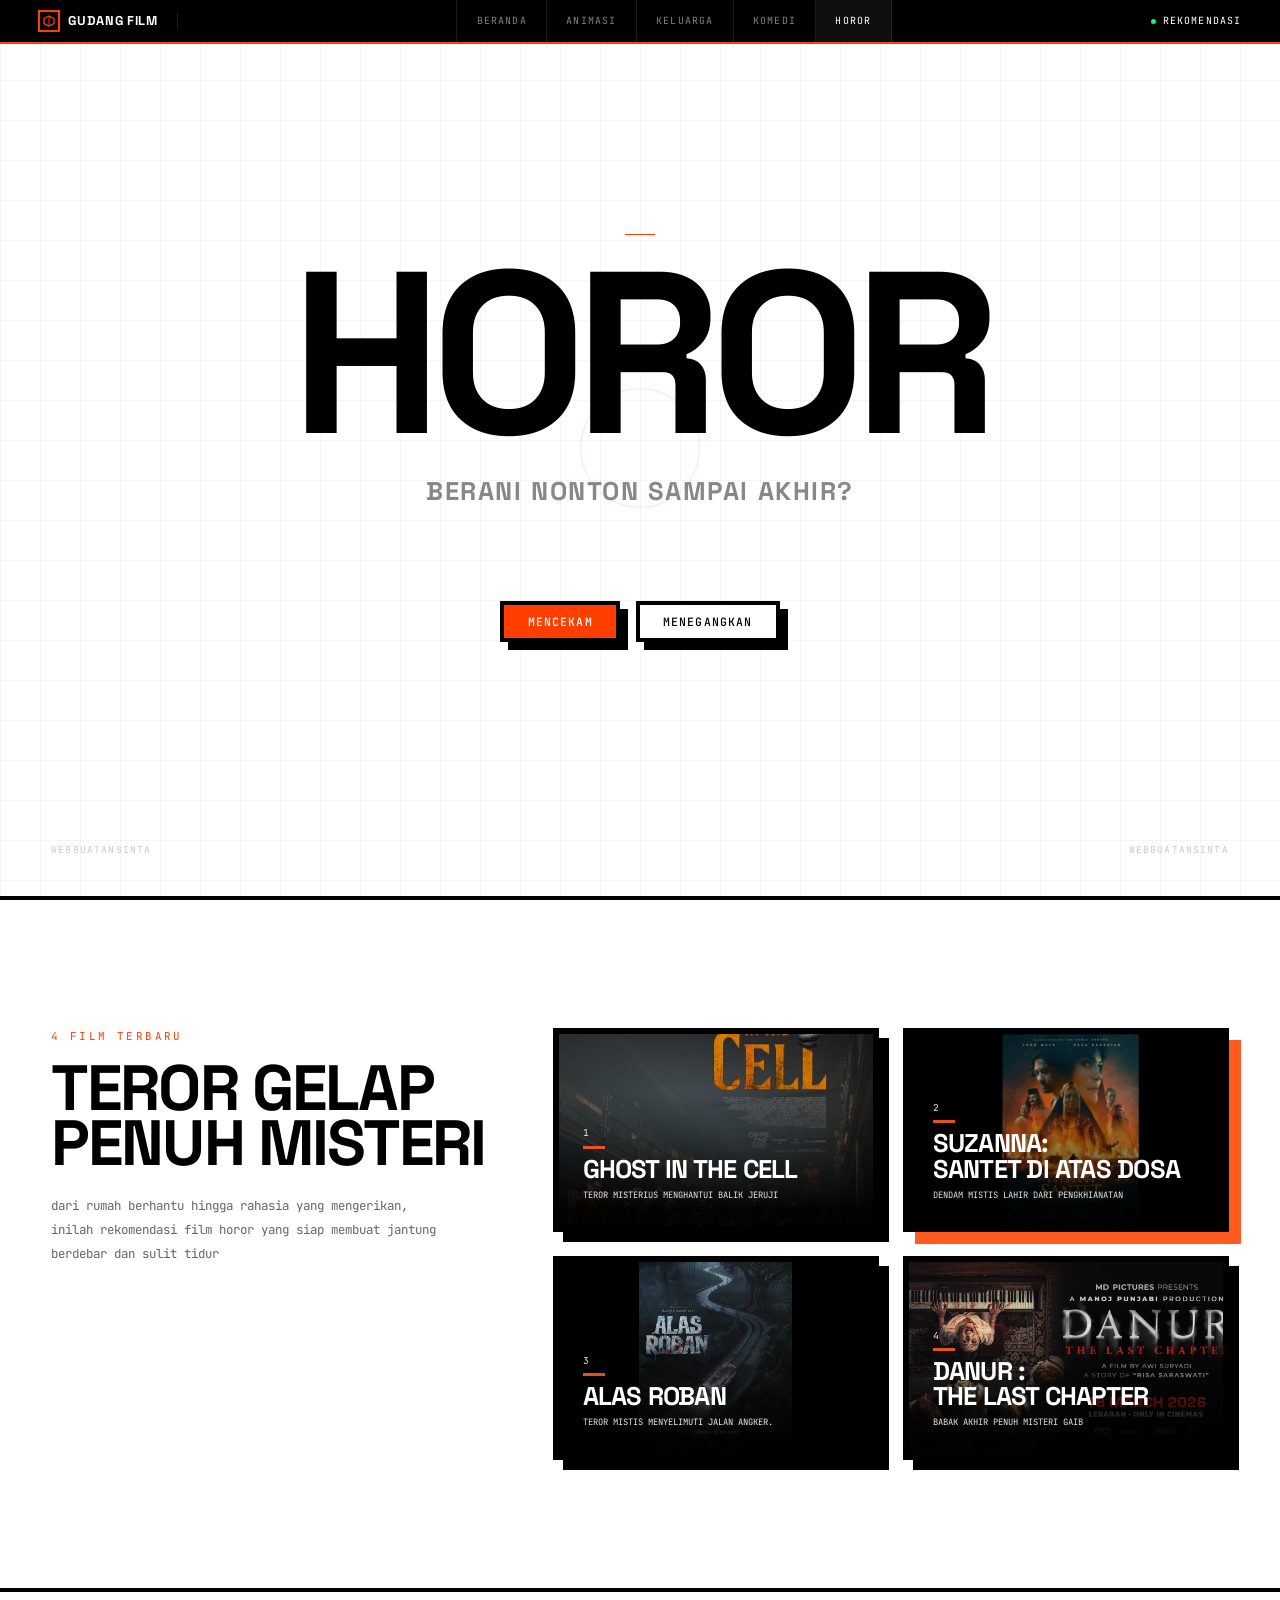
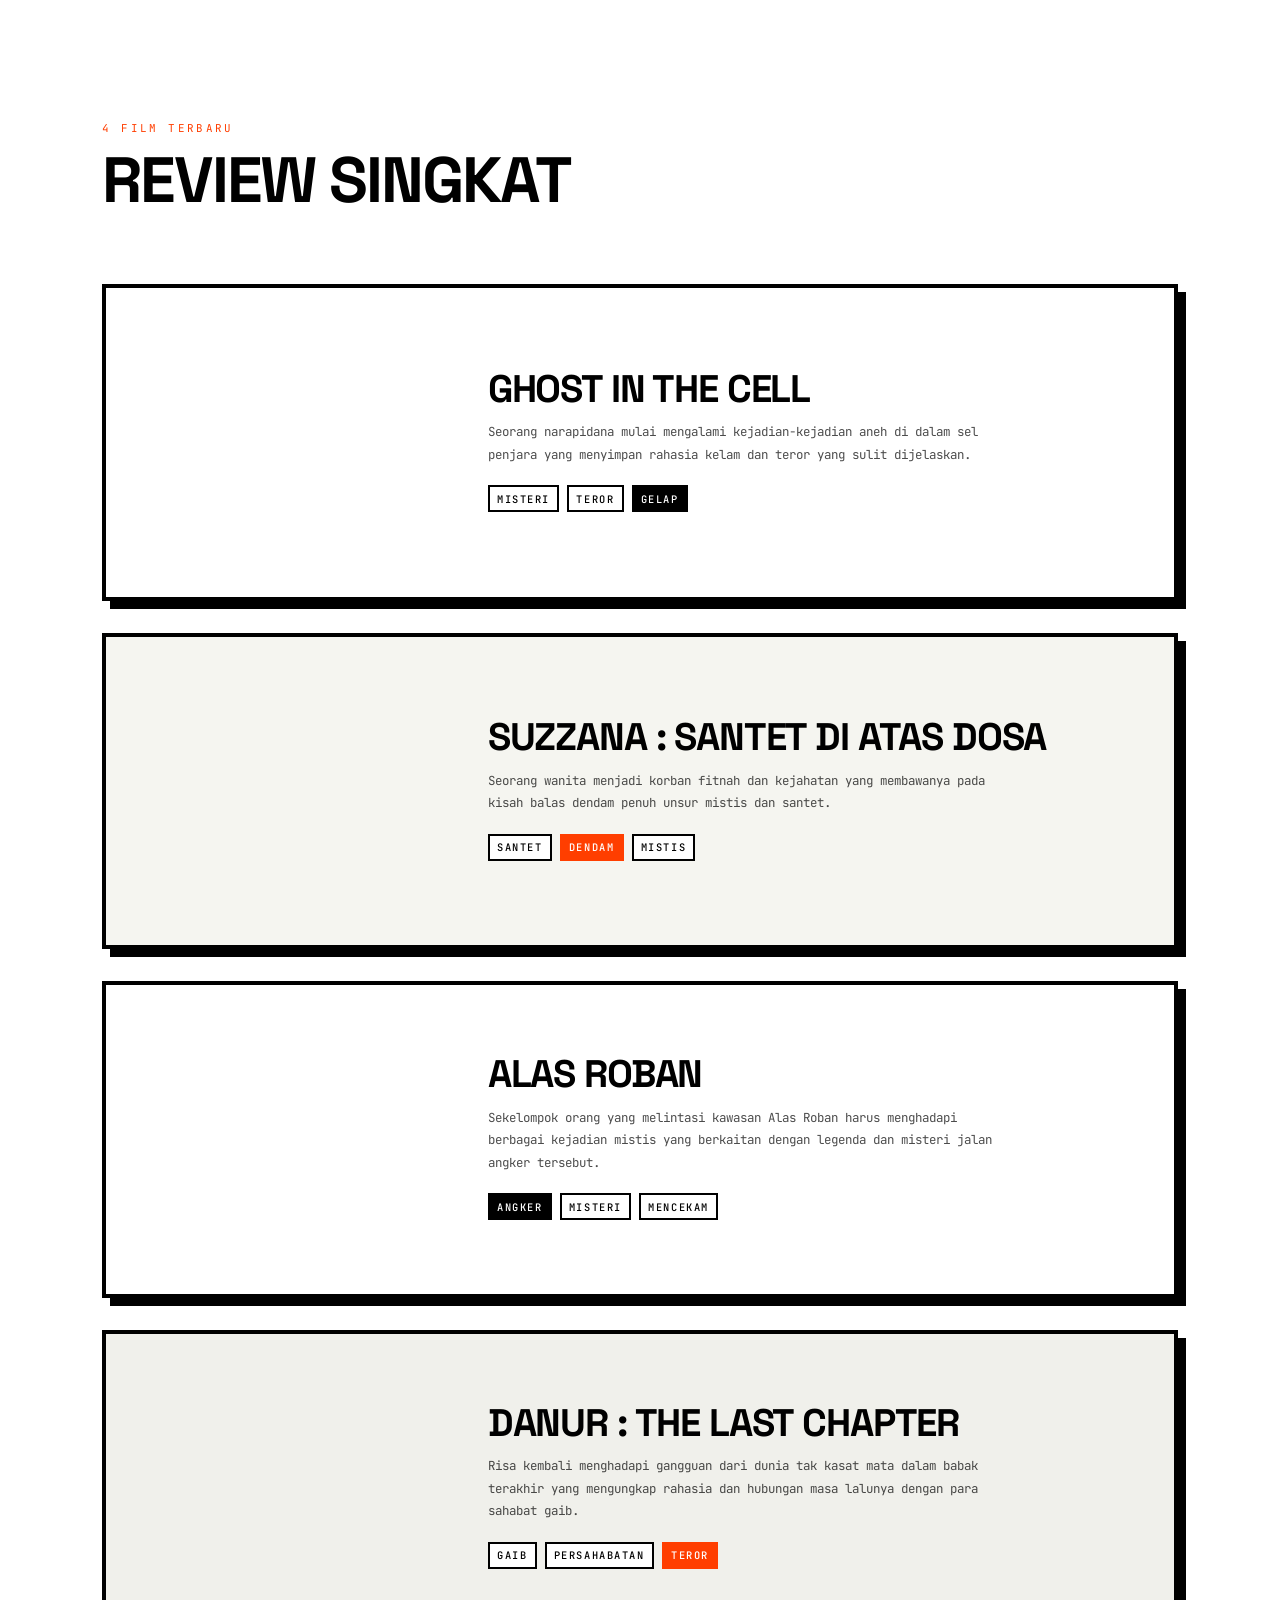
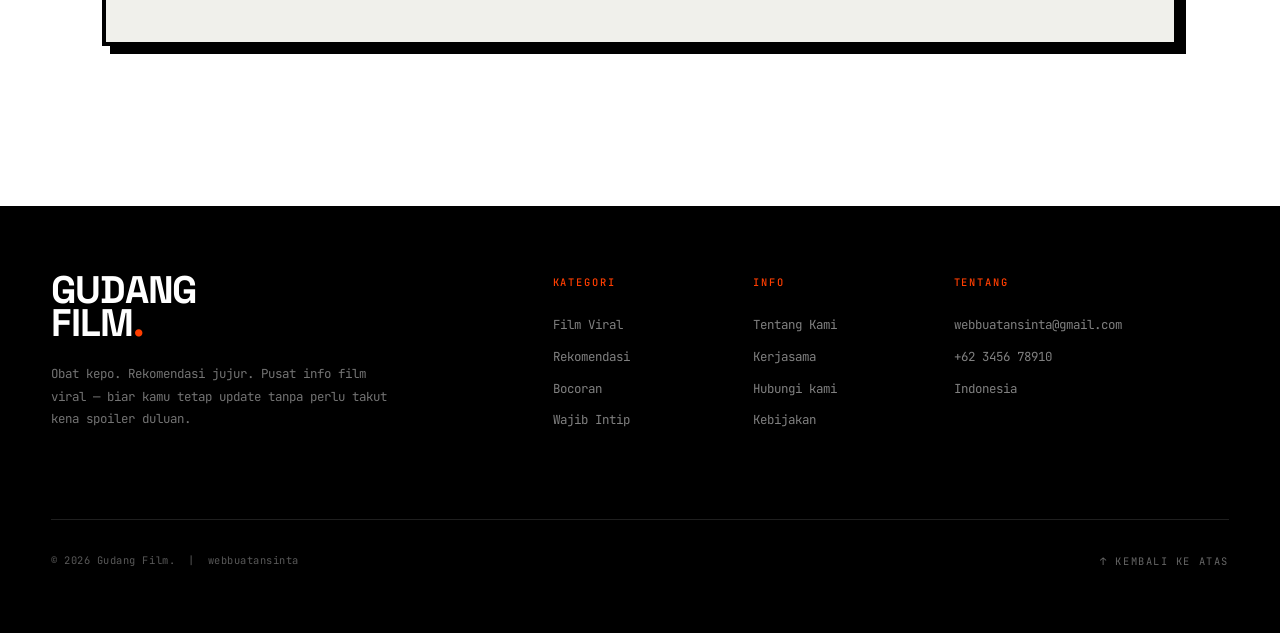
<file: horor.html>
<!DOCTYPE html>
<html lang="en">
<head>
<meta charset="UTF-8">
<meta name="viewport" content="width=device-width, initial-scale=1.0">
<title>GUDANG FILM</title>
<meta name="description" content="AXIS-01 Neural Link. Sub-millisecond latency. Titanium-grade construction. The hardware interface built for zero-compromise environments.">
<link rel="preconnect" href="https://fonts.googleapis.com">
<link rel="preconnect" href="https://fonts.gstatic.com" crossorigin>
<link href="https://fonts.googleapis.com/css2?family=JetBrains+Mono:wght@400;500&family=Space+Grotesk:wght@400;700&display=swap" rel="stylesheet">
<link rel="stylesheet" href="css/templatemo-axis-industrial.css">
<link rel="stylesheet" href="css/templatemo-axis-landing-page.css">
<!--

TemplateMo 619 Axis Industrial

https://templatemo.com/tm-619-axis-industrial

-->
</head>
<body>

<!-- ====== HEADER ====== -->
<header class="header">
    <div class="header__inner">
        <div class="header__left">
            <a href="index.html" class="header__logo" aria-label="Axis Industrial Home">
                <span class="header__logo-mark"><svg viewBox="0 0 24 24" fill="none" xmlns="http://www.w3.org/2000/svg"><path d="M12 2L2 7V17L12 22L22 17V7L12 2Z" stroke="#FF3E00" stroke-width="2.5"/><line x1="12" y1="2" x2="12" y2="22" stroke="#FF3E00" stroke-width="2"/></svg></span>
                GUDANG FILM
            </a>
            <span class="header__sep"></span>
            <span class="header__product"></span>
        </div>
        <nav class="header__nav" id="headerNav">
            <a href="index.html">beranda</a>
            <a href="animasi.html">animasi</a>
            <a href="keluarga.html">keluarga</a>
            <a href="komedi.html">komedi</a>
            <a href="horor.html" class="active">horor</a>
        </nav>
        <div class="header__right">
            <div class="header__status"><span class="header__status-dot"></span><span>rekomendasi</span></div>
        <button class="header__burger" id="headerBurger" aria-label="Toggle navigation" aria-expanded="false"><span></span><span></span><span></span></button>
    </div>
</header>


<!-- ====== HERO ====== -->
<section class="hero hero--center hero--product">
    <div class="hero__grid" aria-hidden="true"></div>
    <div class="hero__label reveal"></div>
    <h1 class="hero__title">horor</h1>
    <p class="hero__subtitle reveal">berani nonton sampai akhir?</p>
    <p class="hero__desc reveal" style="margin-bottom:3rem"></p>
    <div class="hero__actions reveal">
        <button class="btn btn--primary">mencekam</button>
        <button class="btn btn--ghost">menegangkan</button>
    </div>
    <span class="hero__coords" aria-hidden="true">webbuatansinta</span>
    <span class="hero__version" aria-hidden="true">webbuatansinta</span>
</section>


<!-- ====== PRODUCT DETAILS ====== -->
<section class="section" id="overview">
    <div class="details__inner">
        <div class="details__left reveal">
            <div class="section__eyebrow">4 film terbaru</div>
            <h2 class="section__title">teror gelap<br> penuh misteri</h2>
            <p class="details__text" style="margin-top:1.5rem">dari rumah berhantu hingga rahasia yang mengerikan, inilah rekomendasi film horor yang siap membuat jantung berdebar dan sulit tidur</p>
        </div>
        <div class="details__right">

    <div class="movie-card reveal">
        <img src="image/horor1.jpeg" alt="">
        <div class="movie-overlay">
            <span>1</span>
            <h3>ghost in the cell</h3>
            <p>Teror misterius menghantui balik jeruji</p>
        </div>
    </div>

    <div class="movie-card reveal">
        <img src="image/horor2.jpg" alt="">
        <div class="movie-overlay">
            <span>2</span>
            <h3>Suzanna: <br> Santet di Atas Dosa</h3>
            <p>Dendam mistis lahir dari pengkhianatan</p>
        </div>
    </div>

    <div class="movie-card reveal">
        <img src="image/horor3.jpg" alt="">
        <div class="movie-overlay">
            <span>3</span>
            <h3>alas roban</h3>
            <p>Teror mistis menyelimuti jalan angker.</p>
        </div>
    </div>

    <div class="movie-card reveal">
        <img src="image/horor4.jpg" alt="">
        <div class="movie-overlay">
            <span>4</span>
            <h3>danur : <br> the last chapter</h3>
            <p>Babak akhir penuh misteri gaib</p>
        </div>
    </div>

</div>

</div>
        </div>

        </div>
    </div>
</section>


<!-- ====== THE STACK ====== -->
<section class="section" id="process">
    <div class="container">
        <div class="stack__header reveal">
            <div><div class="section__eyebrow">4 Film Terbaru</div><h2 class="section__title">Review singkat</h2></div>
        </div>
        <div>
            <article class="stack__card reveal"><div class="stack__card-left"><iframe width="300" height="200" src="https://www.youtube.com/embed/otL78_pk_A0" title="Ghost in the Cell - Official Trailer" frameborder="0" allow="accelerometer; autoplay; clipboard-write; encrypted-media; gyroscope; picture-in-picture; web-share" referrerpolicy="strict-origin-when-cross-origin" allowfullscreen></iframe></div><div class="stack__card-right"><h3 class="stack__card-title">ghost in the cell</h3><p class="stack__card-text">Seorang narapidana mulai mengalami kejadian-kejadian aneh di dalam sel penjara yang menyimpan rahasia kelam dan teror yang sulit dijelaskan.</p><div class="stack__card-tags"><span class="tag">misteri</span><span class="tag">teror</span><span class="tag tag--filled">gelap</span></div></div></article>
            <article class="stack__card reveal"><div class="stack__card-left"><iframe width="300" height="200" src="https://www.youtube.com/embed/uxMUhVwN-Eo" title="Suzzanna: Santet Dosa di Atas Dosa - Official Trailer" frameborder="0" allow="accelerometer; autoplay; clipboard-write; encrypted-media; gyroscope; picture-in-picture; web-share" referrerpolicy="strict-origin-when-cross-origin" allowfullscreen></iframe></div><div class="stack__card-right"><h3 class="stack__card-title">suzzana : santet di atas dosa</h3><p class="stack__card-text">Seorang wanita menjadi korban fitnah dan kejahatan yang membawanya pada kisah balas dendam penuh unsur mistis dan santet.</p><div class="stack__card-tags"><span class="tag">santet</span><span class="tag tag--safety">dendam</span><span class="tag">mistis</span></div></div></article>
            <article class="stack__card reveal"><div class="stack__card-left"><iframe width="300" height="200" src="https://www.youtube.com/embed/b23r0XvWW_Q" title="Alas Roban - Official Trailer" frameborder="0" allow="accelerometer; autoplay; clipboard-write; encrypted-media; gyroscope; picture-in-picture; web-share" referrerpolicy="strict-origin-when-cross-origin" allowfullscreen></iframe></div><div class="stack__card-right"><h3 class="stack__card-title">Alas roban</h3><p class="stack__card-text">Sekelompok orang yang melintasi kawasan Alas Roban harus menghadapi berbagai kejadian mistis yang berkaitan dengan legenda dan misteri jalan angker tersebut.</p><div class="stack__card-tags"><span class="tag tag--filled">angker</span><span class="tag">misteri</span><span class="tag">mencekam</span></div></div></article>
            <article class="stack__card reveal"><div class="stack__card-left"><iframe width="300" height="200" src="https://www.youtube.com/embed/oBGe7mAzb5M" title="Danur : The Last Chapter - Official Trailer 2" frameborder="0" allow="accelerometer; autoplay; clipboard-write; encrypted-media; gyroscope; picture-in-picture; web-share" referrerpolicy="strict-origin-when-cross-origin" allowfullscreen></iframe></div><div class="stack__card-right"><h3 class="stack__card-title">danur : the last chapter</h3><p class="stack__card-text">Risa kembali menghadapi gangguan dari dunia tak kasat mata dalam babak terakhir yang mengungkap rahasia dan hubungan masa lalunya dengan para sahabat gaib.</p><div class="stack__card-tags"><span class="tag">gaib</span><span class="tag">persahabatan</span><span class="tag tag--safety">teror</span></div></div></article>
        </div>
    </div>
</section>


<!-- ====== FOOTER ====== -->
<footer class="footer">
    <div class="footer__inner">
        <div class="footer__top">
            <div class="footer__brand">
                <h2 class="font-display footer__brand-name">Gudang <br>Film<span class="accent">.</span></h2>
                <p class="footer__brand-desc">Obat kepo. Rekomendasi jujur. Pusat info film viral — biar kamu tetap update tanpa perlu takut kena spoiler duluan.</p>
            </div>
             <div class="footer__col"><div class="footer__col-title">Kategori</div><a href="#">Film Viral</a><a href="#">Rekomendasi</a><a href="#">Bocoran</a><a href="#">Wajib Intip</a></div>
            <div class="footer__col"><div class="footer__col-title">Info</div><a href="#">Tentang Kami</a><a href="#">Kerjasama</a><a href="#">Hubungi kami</a><a href="#">Kebijakan</a></div>
            <div class="footer__col"><div class="footer__col-title">Tentang</div><a href="#">webbuatansinta@gmail.com</a><a href="#">+62 3456 78910</a><a href="#">Indonesia</a></div>
        </div>
        <div class="footer__bottom">
           <span class="footer__copy">&copy; 2026 Gudang Film. &nbsp;|&nbsp; webbuatansinta </span>
            <button class="footer__back-top" id="backToTop" aria-label="Back To Top">↑ Kembali ke atas</button>
        </div>
    </div>
</footer>

<script src="js/templatemo-axis-script.js"></script>
    <script src="login/js/welcome.js"></script>
</body>
</html>
</file>
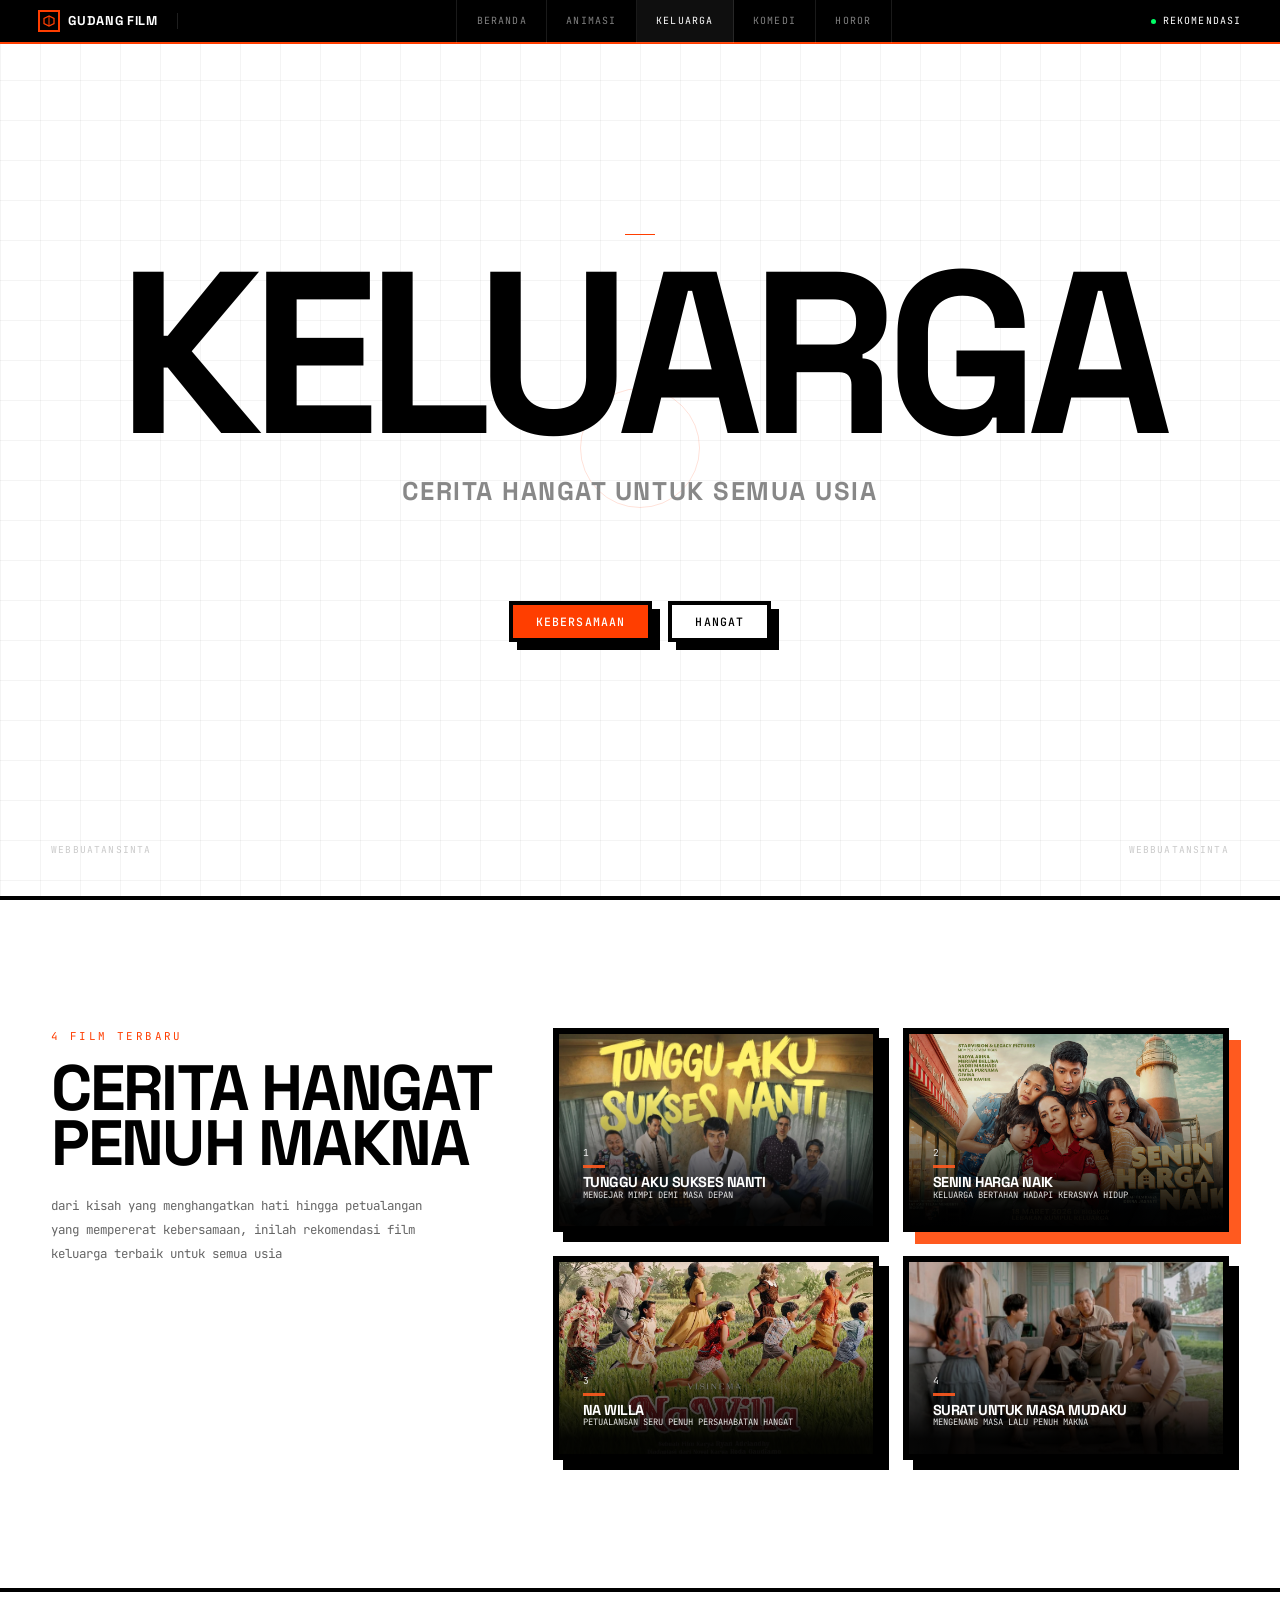
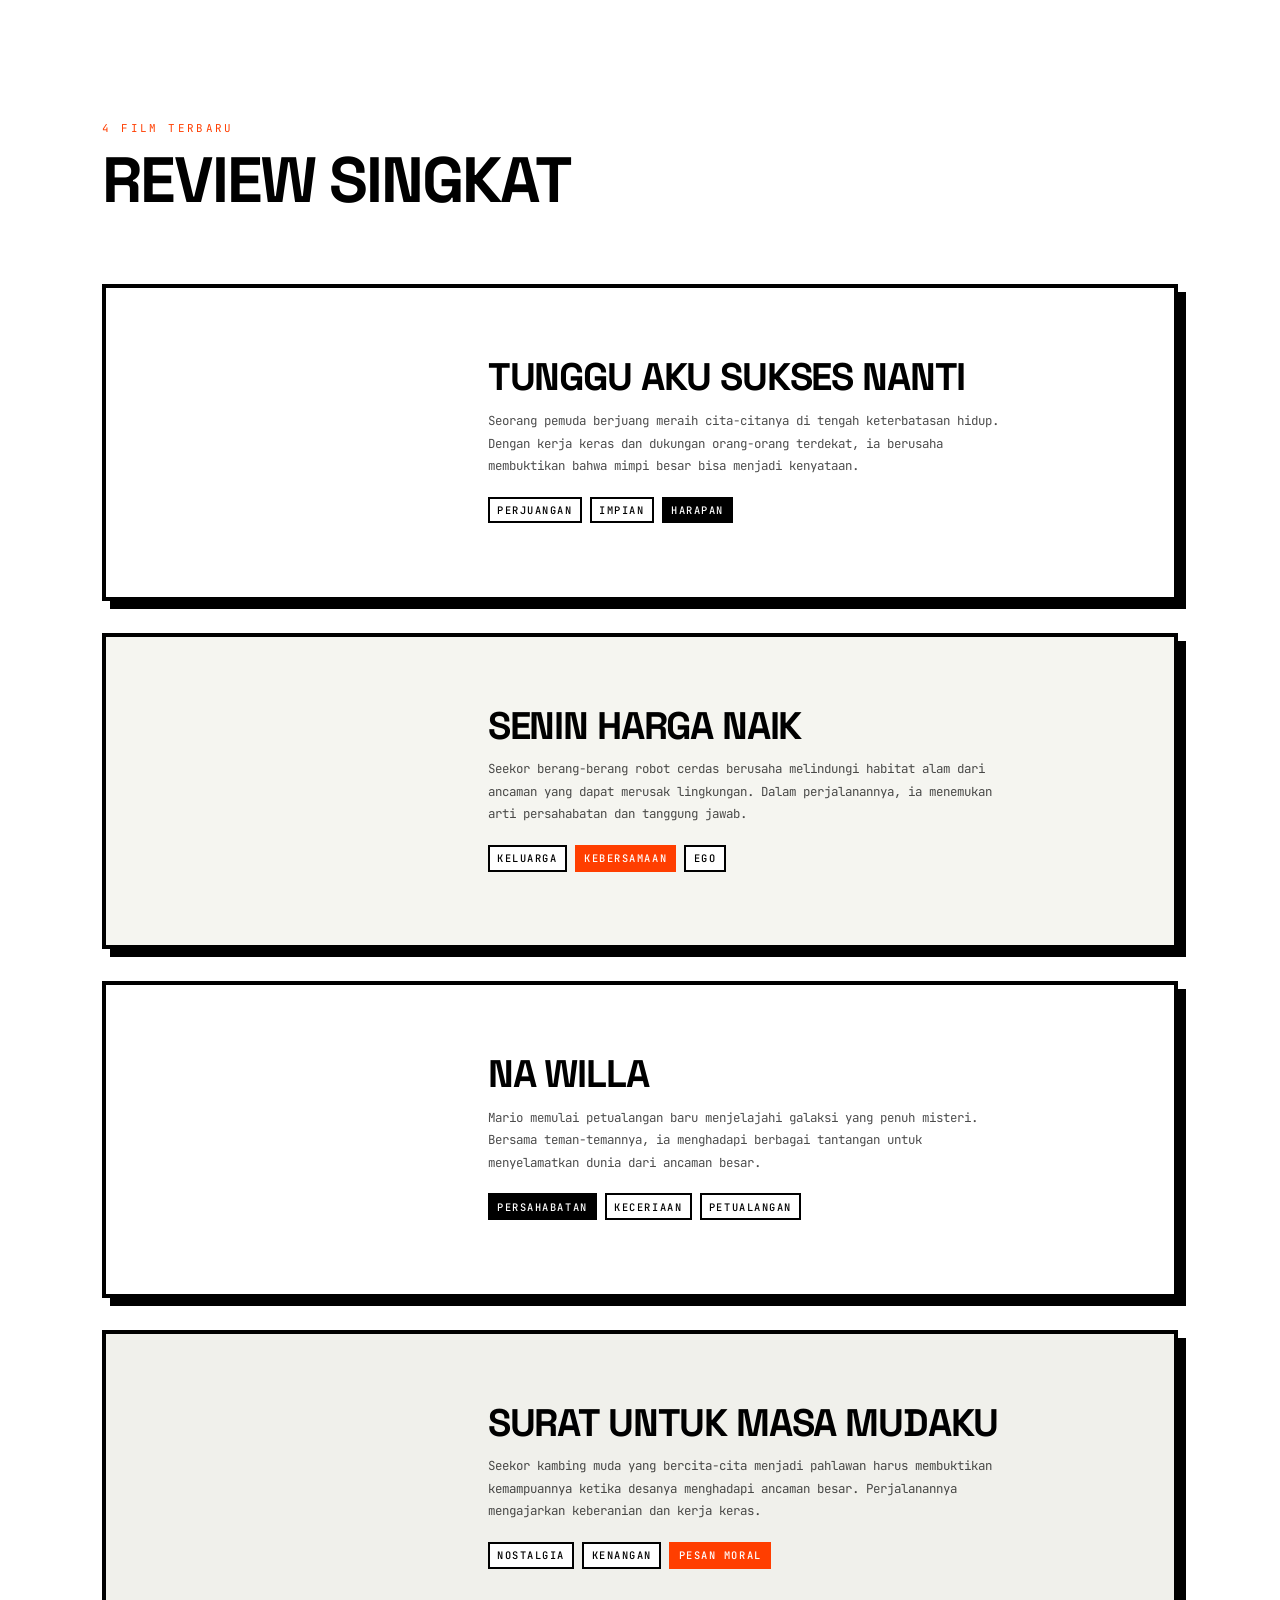
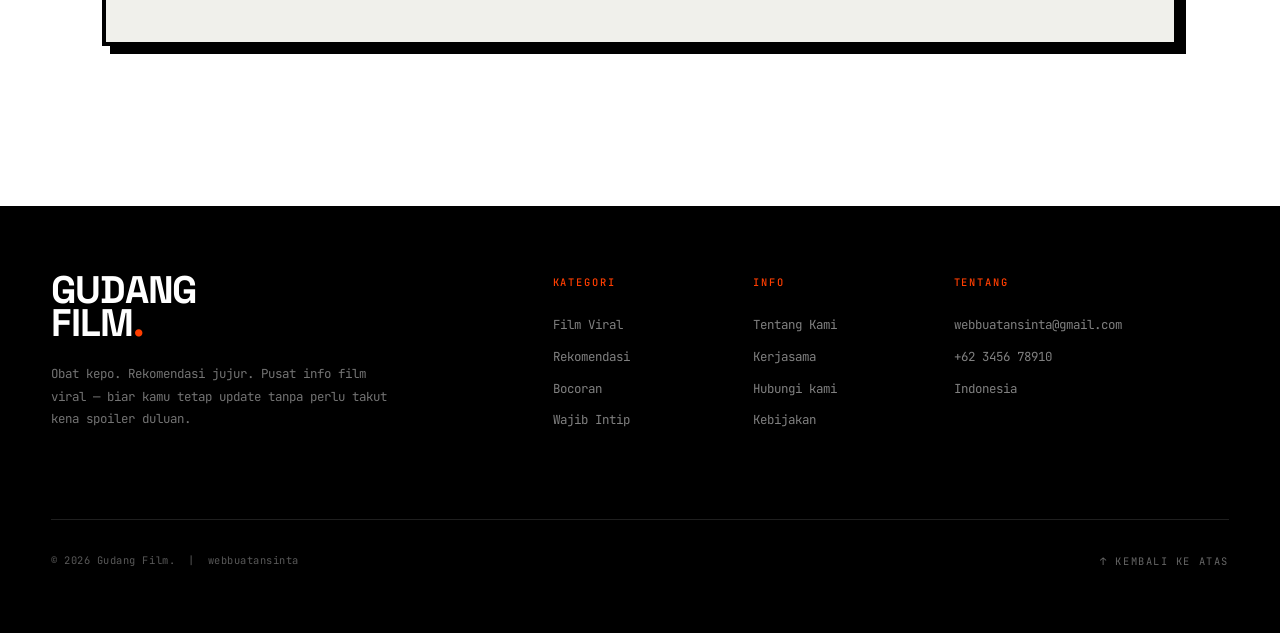
<file: keluarga.html>
<!DOCTYPE html>
<html lang="en">
<head>
<meta charset="UTF-8">
<meta name="viewport" content="width=device-width, initial-scale=1.0">
<title>GUDANG FILM</title>
<meta name="description" content="AXIS-01 Neural Link. Sub-millisecond latency. Titanium-grade construction. The hardware interface built for zero-compromise environments.">
<link rel="preconnect" href="https://fonts.googleapis.com">
<link rel="preconnect" href="https://fonts.gstatic.com" crossorigin>
<link href="https://fonts.googleapis.com/css2?family=JetBrains+Mono:wght@400;500&family=Space+Grotesk:wght@400;700&display=swap" rel="stylesheet">
<link rel="stylesheet" href="css/templatemo-axis-industrial.css">
<link rel="stylesheet" href="css/templatemo-axis-landing-page.css">
<!--

TemplateMo 619 Axis Industrial

https://templatemo.com/tm-619-axis-industrial

-->
</head>
<body>

<!-- ====== HEADER ====== -->
<header class="header">
    <div class="header__inner">
        <div class="header__left">
            <a href="index.html" class="header__logo" aria-label="Axis Industrial Home">
                <span class="header__logo-mark"><svg viewBox="0 0 24 24" fill="none" xmlns="http://www.w3.org/2000/svg"><path d="M12 2L2 7V17L12 22L22 17V7L12 2Z" stroke="#FF3E00" stroke-width="2.5"/><line x1="12" y1="2" x2="12" y2="22" stroke="#FF3E00" stroke-width="2"/></svg></span>
                GUDANG FILM
            </a>
            <span class="header__sep"></span>
            <span class="header__product"></span>
        </div>
        <nav class="header__nav" id="headerNav">
            <a href="index.html">beranda</a>
            <a href="animasi.html">animasi</a>
            <a href="keluarga.html" class="active">keluarga</a>
            <a href="komedi.html">komedi</a>
            <a href="horor.html">horor</a>
        </nav>
        <div class="header__right">
            <div class="header__status"><span class="header__status-dot"></span><span>rekomendasi</span></div>
        <button class="header__burger" id="headerBurger" aria-label="Toggle navigation" aria-expanded="false"><span></span><span></span><span></span></button>
    </div>
</header>


<!-- ====== HERO ====== -->
<section class="hero hero--center hero--product">
    <div class="hero__grid" aria-hidden="true"></div>
    <div class="hero__label reveal"></div>
    <h1 class="hero__title">Keluarga</h1>
    <p class="hero__subtitle reveal">cerita hangat untuk semua usia</p>
    <p class="hero__desc reveal" style="margin-bottom:3rem"></p>
    <div class="hero__actions reveal">
        <button class="btn btn--primary">Kebersamaan</button>
        <button class="btn btn--ghost">Hangat</button>
    </div>
    <span class="hero__coords" aria-hidden="true">webbuatansinta</span>
    <span class="hero__version" aria-hidden="true">webbuatansinta</span>
</section>


<!-- ====== PRODUCT DETAILS ====== -->
<section class="section" id="overview">
    <div class="details__inner">
        <div class="details__left reveal">
            <div class="section__eyebrow">4 film terbaru</div>
            <h2 class="section__title">cerita hangat<br> penuh makna</h2>
            <p class="details__text" style="margin-top:1.5rem">dari kisah yang menghangatkan hati hingga petualangan yang mempererat kebersamaan, inilah rekomendasi film keluarga terbaik untuk semua usia</p>
        </div>
        <div class="details__right">

    <div class="movie-card reveal">
        <img src="image/keluarga1.jpeg" alt="">
        <div class="movie-overlay">
            <span>1</span>
            <h4>tunggu aku sukses nanti</h4>
            <p>Mengejar mimpi demi masa depan</p>
        </div>
    </div>

    <div class="movie-card reveal">
        <img src="image/keluarga2.jpg" alt="">
        <div class="movie-overlay">
            <span>2</span>
            <h4>senin harga naik</h4>
            <p>Keluarga bertahan hadapi kerasnya hidup</p>
        </div>
    </div>

    <div class="movie-card reveal">
        <img src="image/keluarga3.jpeg" alt="">
        <div class="movie-overlay">
            <span>3</span>
            <h4>Na Willa</h4>
            <p>Petualangan seru penuh persahabatan hangat</p>
        </div>
    </div>

    <div class="movie-card reveal">
        <img src="image/keluarga4.jpg" alt="">
        <div class="movie-overlay">
            <span>4</span>
            <h4>Surat Untuk Masa Mudaku</h4>
            <p>Mengenang masa lalu penuh makna</p>
        </div>
    </div>

</div>

</div>
        </div>

        </div>
    </div>
</section>


<!-- ====== THE STACK ====== -->
<section class="section" id="process">
    <div class="container">
        <div class="stack__header reveal">
            <div><div class="section__eyebrow">4 Film Terbaru</div><h2 class="section__title">Review singkat</h2></div>
        </div>
        <div>
            <article class="stack__card reveal"><div class="stack__card-left"><iframe width="300" height="200" src="https://www.youtube.com/embed/Ga4rG82wC10" title="Tunggu Aku Sukses Nanti - Official Trailer" frameborder="0" allow="accelerometer; autoplay; clipboard-write; encrypted-media; gyroscope; picture-in-picture; web-share" referrerpolicy="strict-origin-when-cross-origin" allowfullscreen></iframe></div><div class="stack__card-right"><h3 class="stack__card-title">tunggu aku sukses nanti</h3><p class="stack__card-text">Seorang pemuda berjuang meraih cita-citanya di tengah keterbatasan hidup. Dengan kerja keras dan dukungan orang-orang terdekat, ia berusaha membuktikan bahwa mimpi besar bisa menjadi kenyataan.</p><div class="stack__card-tags"><span class="tag">perjuangan</span><span class="tag">impian</span><span class="tag tag--filled">harapan</span></div></div></article>
            <article class="stack__card reveal"><div class="stack__card-left"><iframe width="300" height="200" src="https://www.youtube.com/embed/xSXGN3PYykM" title="𝐒𝐄𝐍𝐈𝐍 𝐇𝐀𝐑𝐆𝐀 𝐍𝐀𝐈𝐊 - 𝘖𝘧𝘧𝘪𝘤𝘪𝘢𝘭 𝘛𝘳𝘢𝘪𝘭𝘦𝘳" frameborder="0" allow="accelerometer; autoplay; clipboard-write; encrypted-media; gyroscope; picture-in-picture; web-share" referrerpolicy="strict-origin-when-cross-origin" allowfullscreen></iframe></div><div class="stack__card-right"><h3 class="stack__card-title">senin harga naik</h3><p class="stack__card-text">Seekor berang-berang robot cerdas berusaha melindungi habitat alam dari ancaman yang dapat merusak lingkungan. Dalam perjalanannya, ia menemukan arti persahabatan dan tanggung jawab.</p><div class="stack__card-tags"><span class="tag">keluarga</span><span class="tag tag--safety">kebersamaan</span><span class="tag">Ego</span></div></div></article>
            <article class="stack__card reveal"><div class="stack__card-left"><iframe width="300" height="200" src="https://www.youtube.com/embed/hnb3C5Hbk0s" title="NA WILLA - Official Trailer" frameborder="0" allow="accelerometer; autoplay; clipboard-write; encrypted-media; gyroscope; picture-in-picture; web-share" referrerpolicy="strict-origin-when-cross-origin" allowfullscreen></iframe></div><div class="stack__card-right"><h3 class="stack__card-title">na willa</h3><p class="stack__card-text">Mario memulai petualangan baru menjelajahi galaksi yang penuh misteri. Bersama teman-temannya, ia menghadapi berbagai tantangan untuk menyelamatkan dunia dari ancaman besar.</p><div class="stack__card-tags"><span class="tag tag--filled">persahabatan</span><span class="tag">keceriaan</span><span class="tag">petualangan</span></div></div></article>
            <article class="stack__card reveal"><div class="stack__card-left"><iframe width="300" height="200" src="https://www.youtube.com/embed/tmfnaXhkEoI" title="Surat Untuk Masa Mudaku | Trailer Resmi | Netflix" frameborder="0" allow="accelerometer; autoplay; clipboard-write; encrypted-media; gyroscope; picture-in-picture; web-share" referrerpolicy="strict-origin-when-cross-origin" allowfullscreen></iframe></div><div class="stack__card-right"><h3 class="stack__card-title">surat untuk masa mudaku</h3><p class="stack__card-text">Seekor kambing muda yang bercita-cita menjadi pahlawan harus membuktikan kemampuannya ketika desanya menghadapi ancaman besar. Perjalanannya mengajarkan keberanian dan kerja keras.</p><div class="stack__card-tags"><span class="tag">nostalgia</span><span class="tag">kenangan</span><span class="tag tag--safety">pesan moral</span></div></div></article>
        </div>
    </div>
</section>


<!-- ====== FOOTER ====== -->
<footer class="footer">
    <div class="footer__inner">
        <div class="footer__top">
            <div class="footer__brand">
                <h2 class="font-display footer__brand-name">Gudang <br>Film<span class="accent">.</span></h2>
                <p class="footer__brand-desc">Obat kepo. Rekomendasi jujur. Pusat info film viral — biar kamu tetap update tanpa perlu takut kena spoiler duluan.</p>
            </div>
             <div class="footer__col"><div class="footer__col-title">Kategori</div><a href="#">Film Viral</a><a href="#">Rekomendasi</a><a href="#">Bocoran</a><a href="#">Wajib Intip</a></div>
            <div class="footer__col"><div class="footer__col-title">Info</div><a href="#">Tentang Kami</a><a href="#">Kerjasama</a><a href="#">Hubungi kami</a><a href="#">Kebijakan</a></div>
            <div class="footer__col"><div class="footer__col-title">Tentang</div><a href="#">webbuatansinta@gmail.com</a><a href="#">+62 3456 78910</a><a href="#">Indonesia</a></div>
        </div>
        <div class="footer__bottom">
           <span class="footer__copy">&copy; 2026 Gudang Film. &nbsp;|&nbsp; webbuatansinta </span>
            <button class="footer__back-top" id="backToTop" aria-label="Back To Top">↑ Kembali ke atas</button>
        </div>
    </div>
</footer>

<script src="js/templatemo-axis-script.js"></script>
    <script src="login/js/welcome.js"></script>
</body>
</html>
</file>
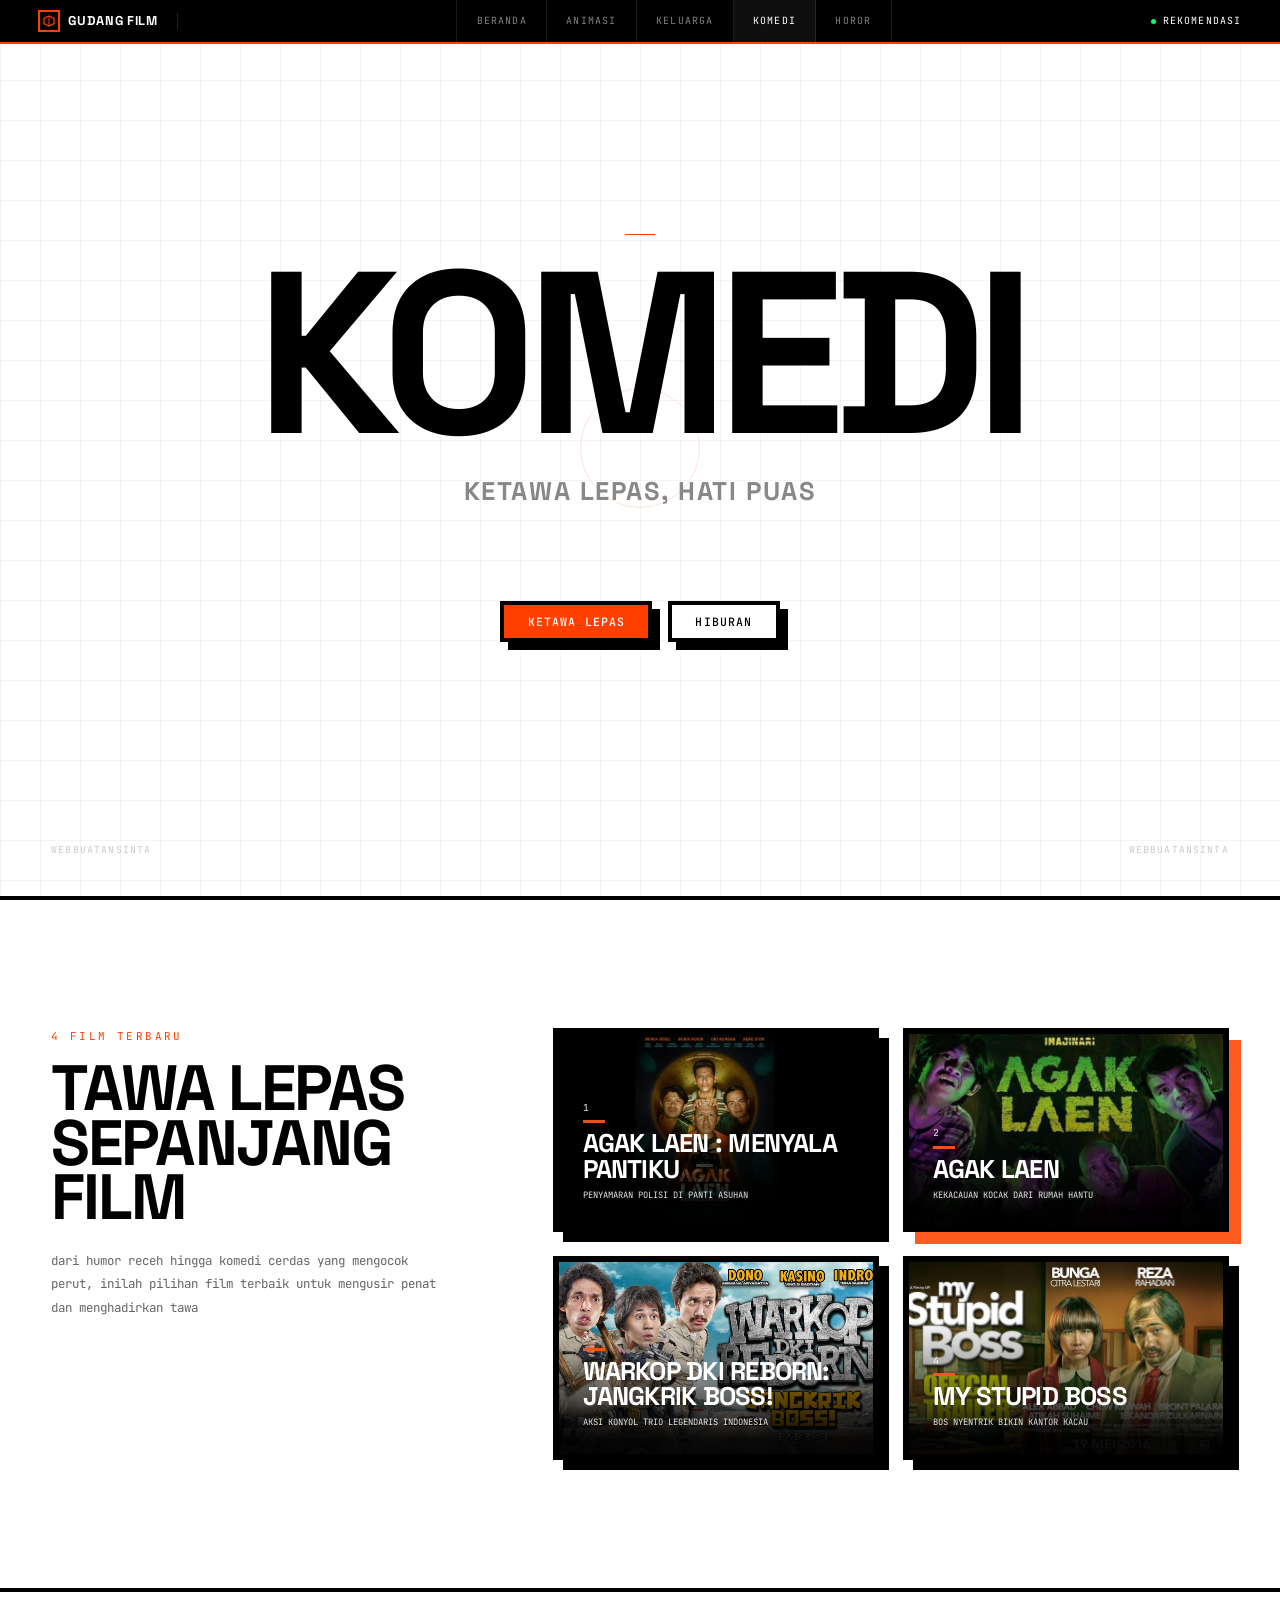
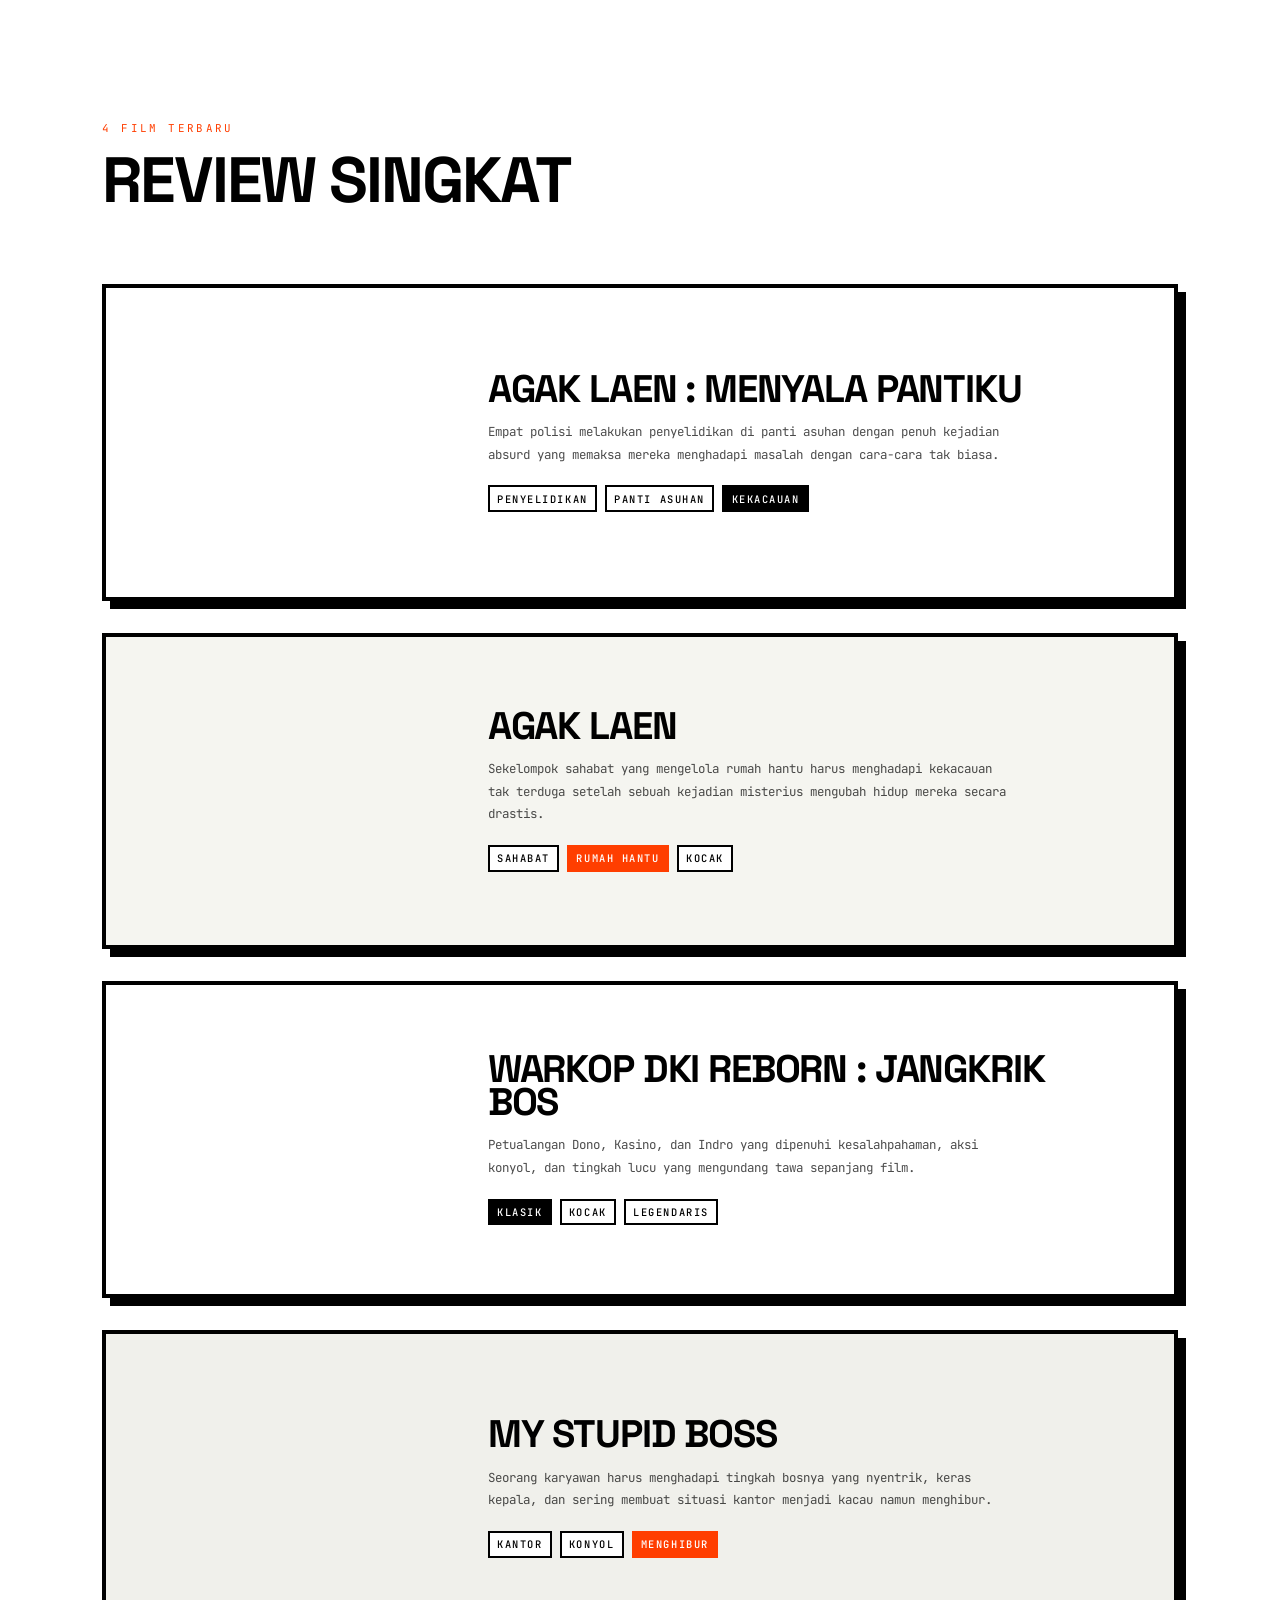
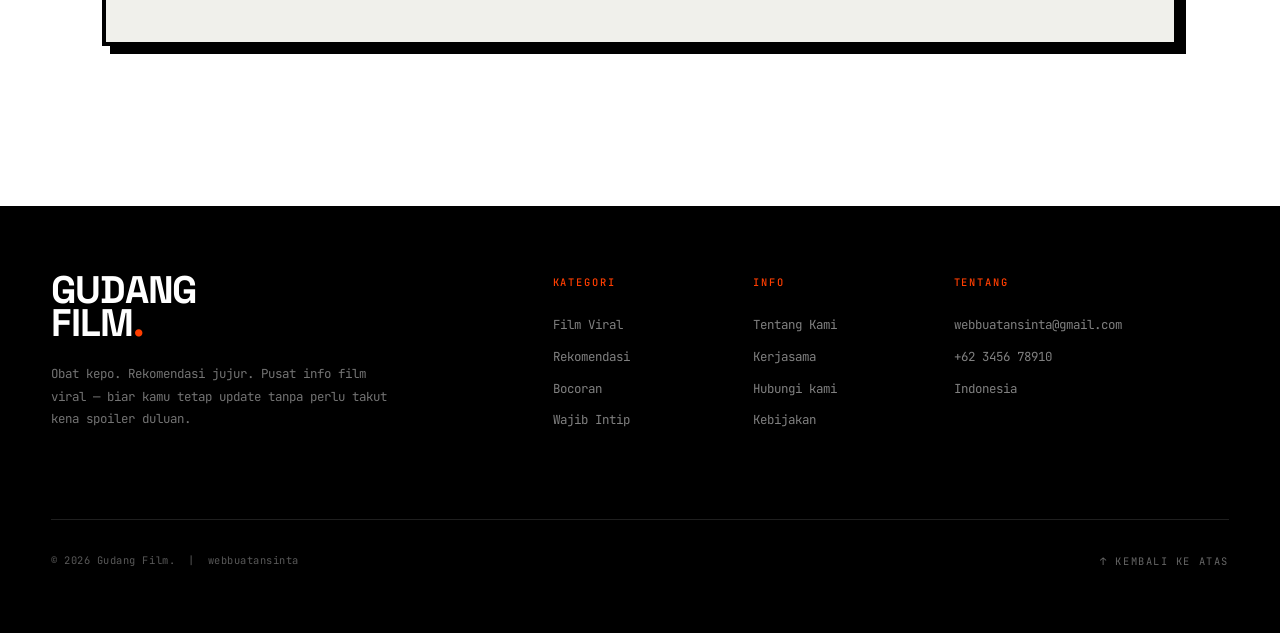
<file: komedi.html>
<!DOCTYPE html>
<html lang="en">
<head>
<meta charset="UTF-8">
<meta name="viewport" content="width=device-width, initial-scale=1.0">
<title>GUDANG FILM</title>
<meta name="description" content="AXIS-01 Neural Link. Sub-millisecond latency. Titanium-grade construction. The hardware interface built for zero-compromise environments.">
<link rel="preconnect" href="https://fonts.googleapis.com">
<link rel="preconnect" href="https://fonts.gstatic.com" crossorigin>
<link href="https://fonts.googleapis.com/css2?family=JetBrains+Mono:wght@400;500&family=Space+Grotesk:wght@400;700&display=swap" rel="stylesheet">
<link rel="stylesheet" href="css/templatemo-axis-industrial.css">
<link rel="stylesheet" href="css/templatemo-axis-landing-page.css">
<!--

TemplateMo 619 Axis Industrial

https://templatemo.com/tm-619-axis-industrial

-->
</head>
<body>

<!-- ====== HEADER ====== -->
<header class="header">
    <div class="header__inner">
        <div class="header__left">
            <a href="index.html" class="header__logo" aria-label="Axis Industrial Home">
                <span class="header__logo-mark"><svg viewBox="0 0 24 24" fill="none" xmlns="http://www.w3.org/2000/svg"><path d="M12 2L2 7V17L12 22L22 17V7L12 2Z" stroke="#FF3E00" stroke-width="2.5"/><line x1="12" y1="2" x2="12" y2="22" stroke="#FF3E00" stroke-width="2"/></svg></span>
                GUDANG FILM
            </a>
            <span class="header__sep"></span>
            <span class="header__product"></span>
        </div>
        <nav class="header__nav" id="headerNav">
            <a href="index.html">beranda</a>
            <a href="animasi.html">animasi</a>
            <a href="keluarga.html">keluarga</a>
            <a href="komedi.html" class="active">komedi</a>
            <a href="horor.html">horor</a>
        </nav>
        <div class="header__right">
            <div class="header__status"><span class="header__status-dot"></span><span>rekomendasi</span></div>
        <button class="header__burger" id="headerBurger" aria-label="Toggle navigation" aria-expanded="false"><span></span><span></span><span></span></button>
    </div>
</header>


<!-- ====== HERO ====== -->
<section class="hero hero--center hero--product">
    <div class="hero__grid" aria-hidden="true"></div>
    <div class="hero__label reveal"></div>
    <h1 class="hero__title">komedi</h1>
    <p class="hero__subtitle reveal">ketawa lepas, hati puas</p>
    <p class="hero__desc reveal" style="margin-bottom:3rem"></p>
    <div class="hero__actions reveal">
        <button class="btn btn--primary">ketawa lepas</button>
        <button class="btn btn--ghost">hiburan</button>
    </div>
    <span class="hero__coords" aria-hidden="true">webbuatansinta</span>
    <span class="hero__version" aria-hidden="true">webbuatansinta</span>
</section>


<!-- ====== PRODUCT DETAILS ====== -->
<section class="section" id="overview">
    <div class="details__inner">
        <div class="details__left reveal">
            <div class="section__eyebrow">4 film terbaru</div>
            <h2 class="section__title">tawa lepas<br> sepanjang film</h2>
            <p class="details__text" style="margin-top:1.5rem">dari humor receh hingga komedi cerdas yang mengocok perut, inilah pilihan film terbaik untuk mengusir penat dan menghadirkan tawa</p>
        </div>
        <div class="details__right">

    <div class="movie-card reveal">
        <img src="image/komedi1.jpg" alt="">
        <div class="movie-overlay">
            <span>1</span>
            <h3>agak laen : menyala pantiku</h3>
            <p>penyamaran polisi di panti asuhan</p>
        </div>
    </div>

    <div class="movie-card reveal">
        <img src="image/komedi2.jpeg" alt="">
        <div class="movie-overlay">
            <span>2</span>
            <h3>agak laen</h3>
            <p>Kekacauan kocak dari rumah hantu</p>
        </div>
    </div>

    <div class="movie-card reveal">
        <img src="image/komedi3.jpg" alt="">
        <div class="movie-overlay">
            <span>3</span>
            <h3>Warkop DKI Reborn: Jangkrik Boss!</h3>
            <p>Aksi konyol trio legendaris Indonesia</p>
        </div>
    </div>

    <div class="movie-card reveal">
        <img src="image/komedi4.jpg" alt="">
        <div class="movie-overlay">
            <span>4</span>
            <h3>My Stupid Boss</h3>
            <p>Bos nyentrik bikin kantor kacau</p>
        </div>
    </div>

</div>

</div>
        </div>

        </div>
    </div>
</section>


<!-- ====== THE STACK ====== -->
<section class="section" id="process">
    <div class="container">
        <div class="stack__header reveal">
            <div><div class="section__eyebrow">4 Film Terbaru</div><h2 class="section__title">Review singkat</h2></div>
        </div>
        <div>
            <article class="stack__card reveal"><div class="stack__card-left"><iframe width="300" height="200" src="https://www.youtube.com/embed/QxgqR7yXxdA" title="OFFICIAL TRAILER AGAK LAEN: MENYALA PANTIKU!" frameborder="0" allow="accelerometer; autoplay; clipboard-write; encrypted-media; gyroscope; picture-in-picture; web-share" referrerpolicy="strict-origin-when-cross-origin" allowfullscreen></iframe></div><div class="stack__card-right"><h3 class="stack__card-title">agak laen : menyala pantiku</h3><p class="stack__card-text">Empat polisi melakukan penyelidikan di panti asuhan dengan penuh kejadian absurd yang memaksa mereka menghadapi masalah dengan cara-cara tak biasa.</p><div class="stack__card-tags"><span class="tag">penyelidikan</span><span class="tag">panti asuhan</span><span class="tag tag--filled">kekacauan</span></div></div></article>
            <article class="stack__card reveal"><div class="stack__card-left"><iframe width="300" height="200" src="https://www.youtube.com/embed/0YLSPyGA4h0" title="AGAK LAEN Official Trailer" frameborder="0" allow="accelerometer; autoplay; clipboard-write; encrypted-media; gyroscope; picture-in-picture; web-share" referrerpolicy="strict-origin-when-cross-origin" allowfullscreen></iframe></div><div class="stack__card-right"><h3 class="stack__card-title">agak laen</h3><p class="stack__card-text">Sekelompok sahabat yang mengelola rumah hantu harus menghadapi kekacauan tak terduga setelah sebuah kejadian misterius mengubah hidup mereka secara drastis.</p><div class="stack__card-tags"><span class="tag">sahabat</span><span class="tag tag--safety">rumah hantu</span><span class="tag">kocak</span></div></div></article>
            <article class="stack__card reveal"><div class="stack__card-left"><iframe width="300" height="200" src="https://www.youtube.com/embed/Pl_JOL7cfvs" title="WARKOP DKI REBORN - Trailer 30&quot; - Di Bioskop 8 SEPTEMBER 2016. Jangkrik Boss - Vino G Bastian." frameborder="0" allow="accelerometer; autoplay; clipboard-write; encrypted-media; gyroscope; picture-in-picture; web-share" referrerpolicy="strict-origin-when-cross-origin" allowfullscreen></iframe></div><div class="stack__card-right"><h3 class="stack__card-title">warkop dki reborn : jangkrik bos</h3><p class="stack__card-text">Petualangan Dono, Kasino, dan Indro yang dipenuhi kesalahpahaman, aksi konyol, dan tingkah lucu yang mengundang tawa sepanjang film.</p><div class="stack__card-tags"><span class="tag tag--filled">klasik</span><span class="tag">kocak</span><span class="tag">legendaris</span></div></div></article>
            <article class="stack__card reveal"><div class="stack__card-left"><iframe width="300" height="200" src="https://www.youtube.com/embed/FuC8H8eXZFU" title="My Stupid Boss - Official Trailer" frameborder="0" allow="accelerometer; autoplay; clipboard-write; encrypted-media; gyroscope; picture-in-picture; web-share" referrerpolicy="strict-origin-when-cross-origin" allowfullscreen></iframe></div><div class="stack__card-right"><h3 class="stack__card-title">my stupid boss</h3><p class="stack__card-text">Seorang karyawan harus menghadapi tingkah bosnya yang nyentrik, keras kepala, dan sering membuat situasi kantor menjadi kacau namun menghibur.</p><div class="stack__card-tags"><span class="tag">kantor</span><span class="tag">konyol</span><span class="tag tag--safety">menghibur</span></div></div></article>
        </div>
    </div>
</section>


<!-- ====== FOOTER ====== -->
<footer class="footer">
    <div class="footer__inner">
        <div class="footer__top">
            <div class="footer__brand">
                <h2 class="font-display footer__brand-name">Gudang <br>Film<span class="accent">.</span></h2>
                <p class="footer__brand-desc">Obat kepo. Rekomendasi jujur. Pusat info film viral — biar kamu tetap update tanpa perlu takut kena spoiler duluan.</p>
            </div>
             <div class="footer__col"><div class="footer__col-title">Kategori</div><a href="#">Film Viral</a><a href="#">Rekomendasi</a><a href="#">Bocoran</a><a href="#">Wajib Intip</a></div>
            <div class="footer__col"><div class="footer__col-title">Info</div><a href="#">Tentang Kami</a><a href="#">Kerjasama</a><a href="#">Hubungi kami</a><a href="#">Kebijakan</a></div>
            <div class="footer__col"><div class="footer__col-title">Tentang</div><a href="#">webbuatansinta@gmail.com</a><a href="#">+62 3456 78910</a><a href="#">Indonesia</a></div>
        </div>
        <div class="footer__bottom">
           <span class="footer__copy">&copy; 2026 Gudang Film. &nbsp;|&nbsp; webbuatansinta </span>
            <button class="footer__back-top" id="backToTop" aria-label="Back To Top">↑ Kembali ke atas</button>
        </div>
    </div>
</footer>

<script src="js/templatemo-axis-script.js"></script>
    <script src="login/js/welcome.js"></script>
</body>
</html>
</file>
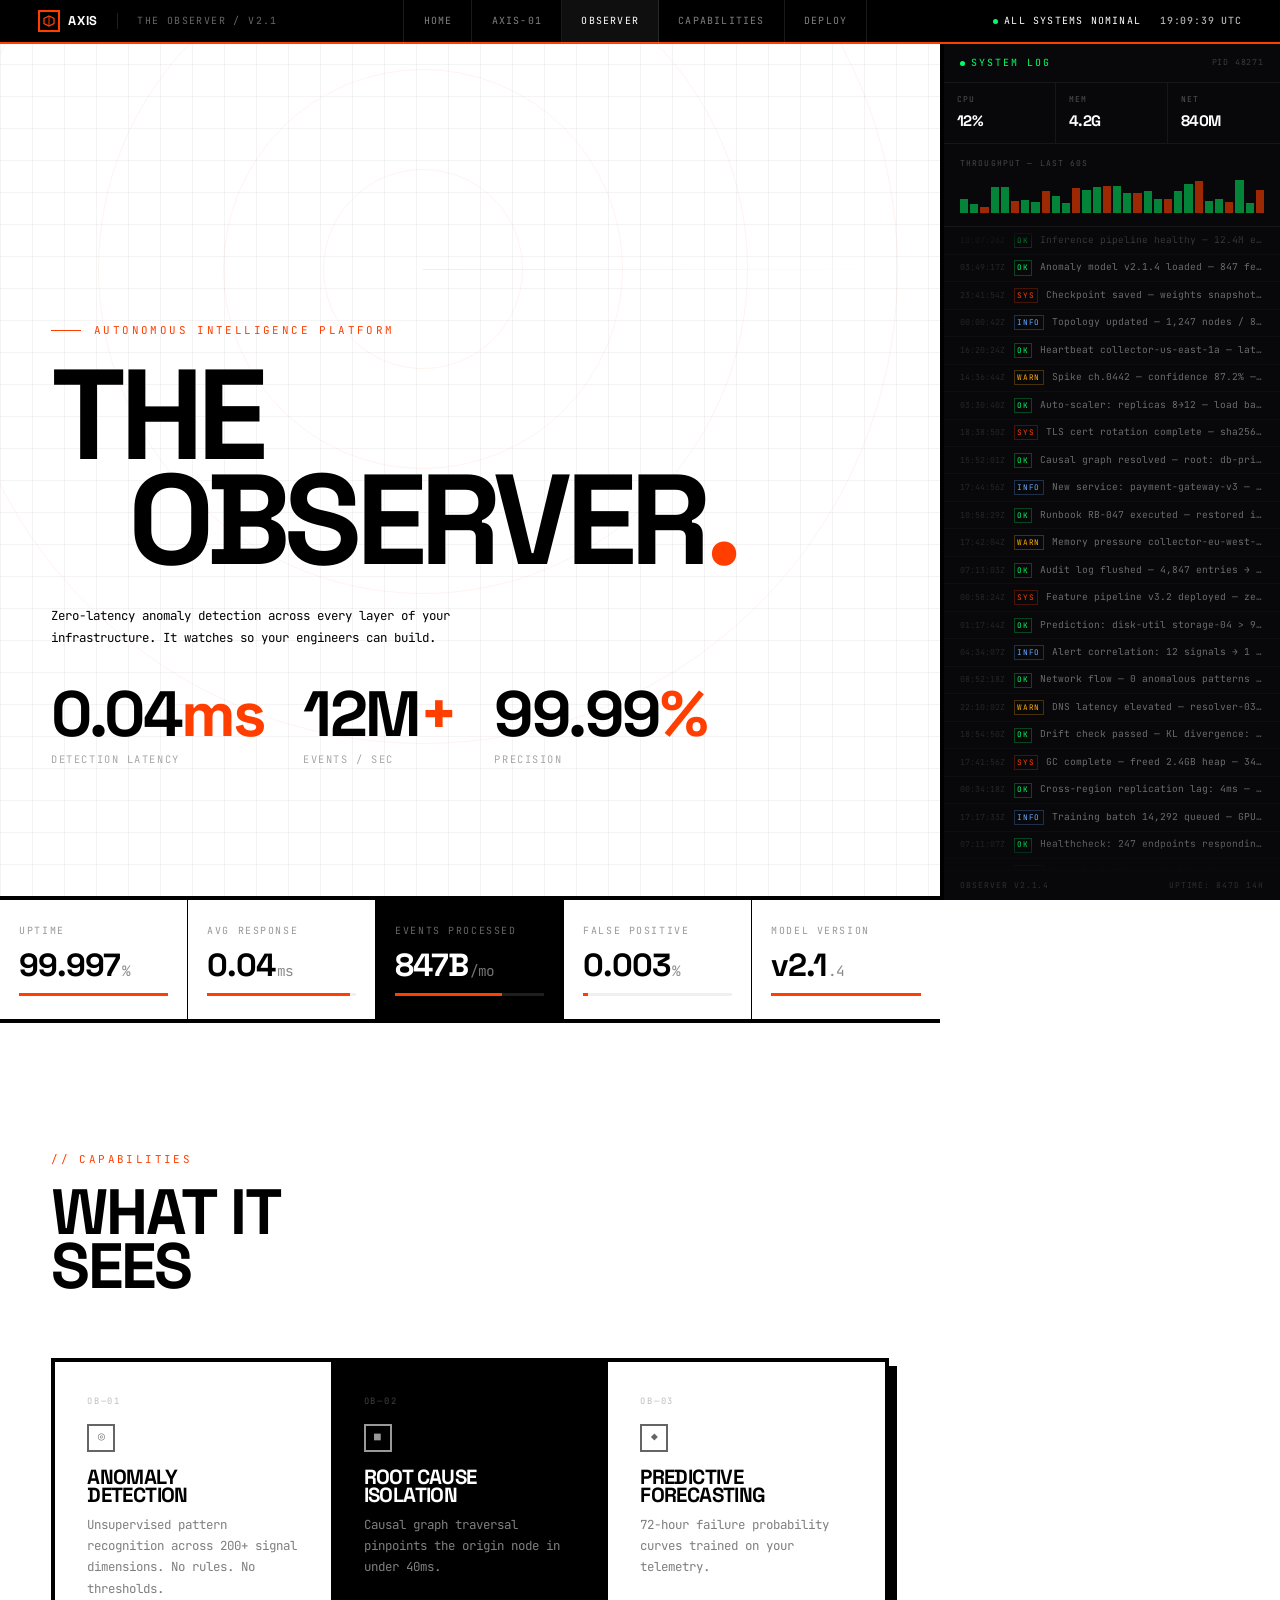
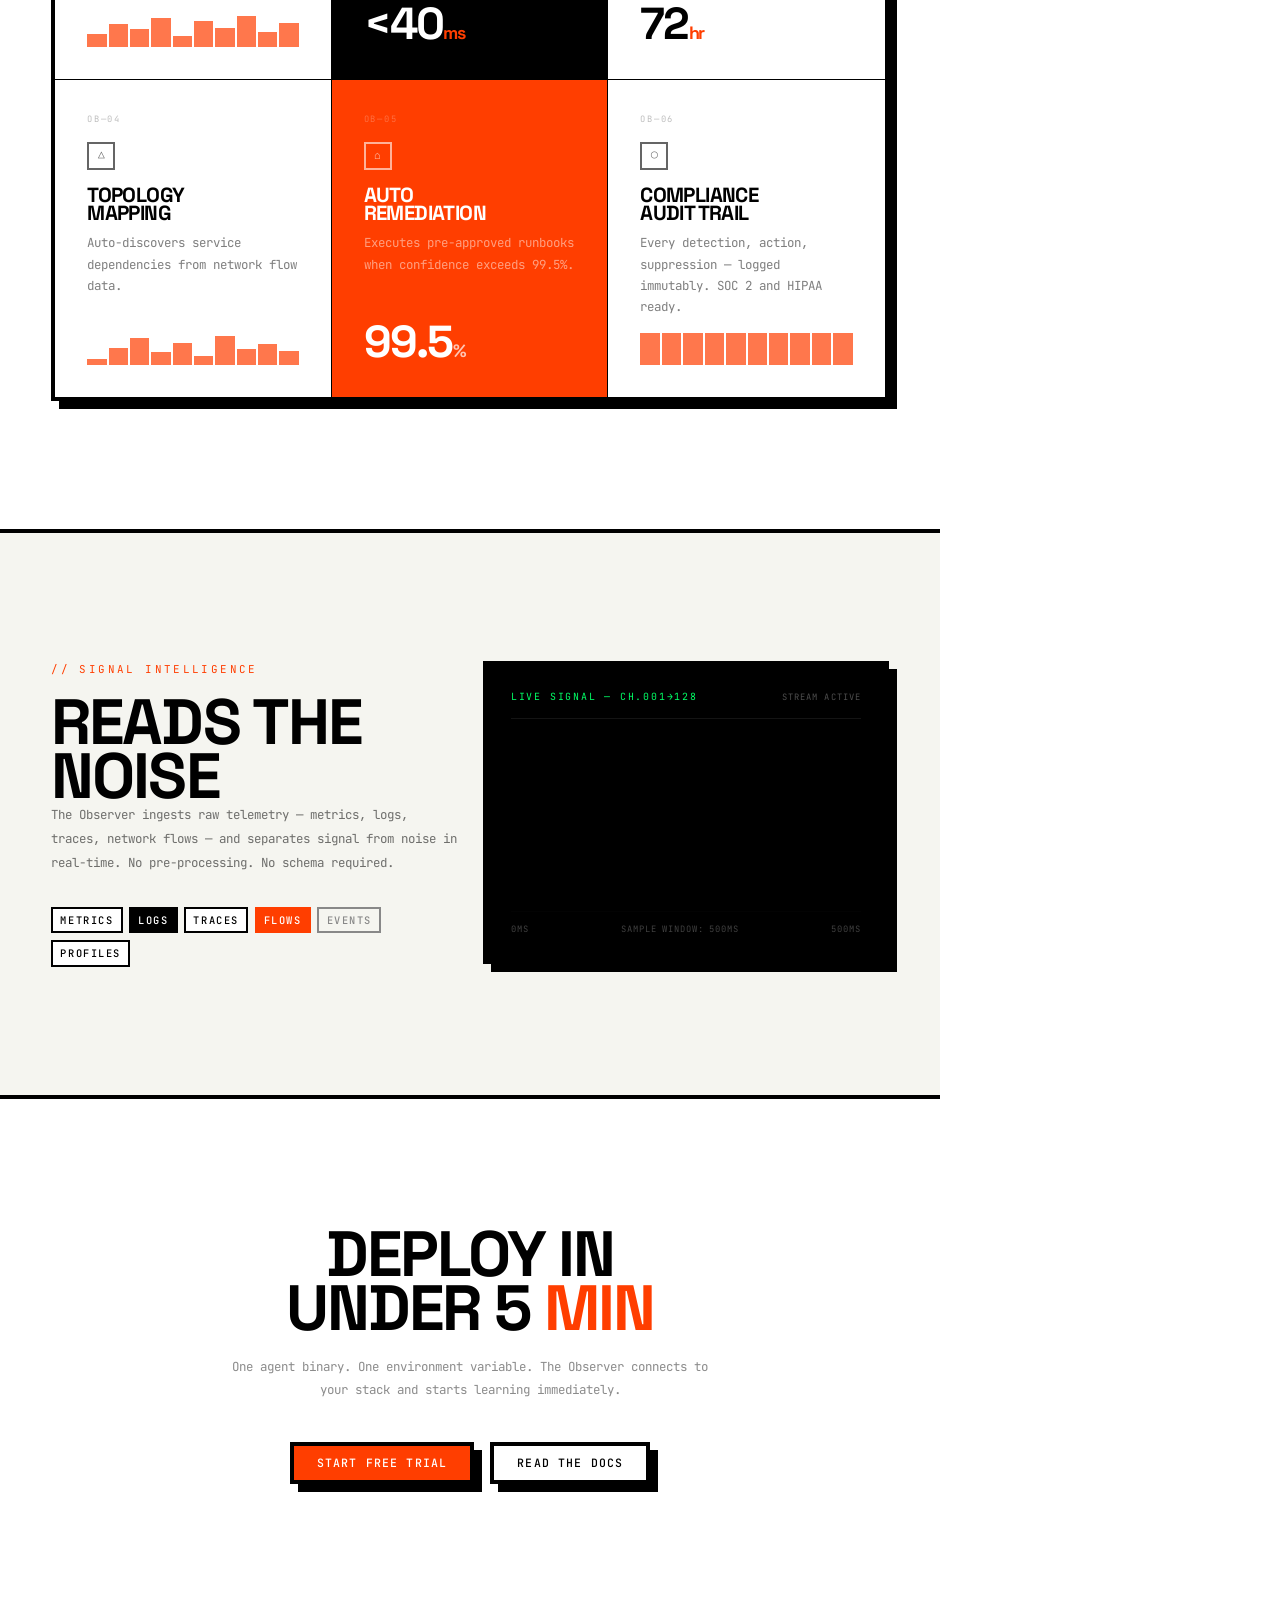
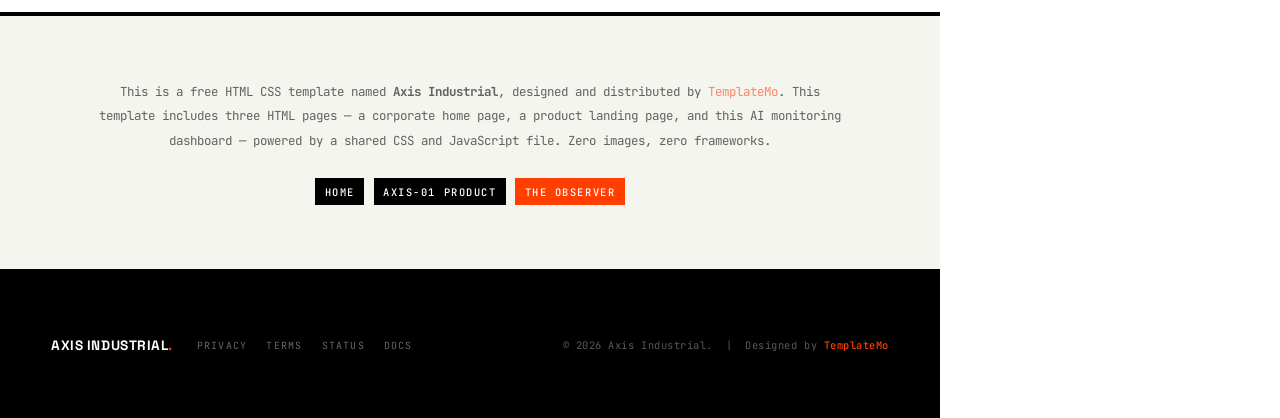
<file: the-observer.html>
<!DOCTYPE html>
<html lang="en">
<head>
<meta charset="UTF-8">
<meta name="viewport" content="width=device-width, initial-scale=1.0">
<title>The Observer — AI Monitoring Intelligence by AXIS Industrial</title>
<meta name="description" content="The Observer. Real-time AI inference monitoring. Zero-latency anomaly detection across every layer of your stack.">
<link rel="preconnect" href="https://fonts.googleapis.com">
<link rel="preconnect" href="https://fonts.gstatic.com" crossorigin>
<link href="https://fonts.googleapis.com/css2?family=JetBrains+Mono:wght@300;400;500;700&family=Space+Grotesk:wght@400;700&display=swap" rel="stylesheet">
<link rel="stylesheet" href="css/templatemo-axis-industrial.css">
<link rel="stylesheet" href="css/templatemo-axis-the-observer.css">
<!--

TemplateMo 619 Axis Industrial

https://templatemo.com/tm-619-axis-industrial

-->
</head>
<body>

<!-- ====== HEADER ====== -->
<header class="header">
    <div class="header__inner">
        <div class="header__left">
            <a href="index.html" class="header__logo">
                <span class="header__logo-mark"><svg viewBox="0 0 24 24" fill="none" xmlns="http://www.w3.org/2000/svg"><path d="M12 2L2 7V17L12 22L22 17V7L12 2Z" stroke="#FF3E00" stroke-width="2.5"/><line x1="12" y1="2" x2="12" y2="22" stroke="#FF3E00" stroke-width="2"/></svg></span>
                Axis
            </a>
            <span class="header__sep"></span>
            <span class="header__product">The Observer / v2.1</span>
        </div>
        <nav class="header__nav" id="headerNav">
            <a href="index.html">Home</a>
            <a href="landing-page.html">AXIS-01</a>
            <a href="the-observer.html" class="active">Observer</a>
            <a href="#features">Capabilities</a>
            <a href="#deploy">Deploy</a>
        </nav>
        <div class="header__right">
            <div class="header__status"><span class="header__status-dot"></span><span>All Systems Nominal</span></div>
            <div class="header__clock" id="utcClock">--:--:-- UTC</div>
        </div>
        <button class="header__burger" id="headerBurger" aria-label="Toggle navigation" aria-expanded="false"><span></span><span></span><span></span></button>
    </div>
</header>

<!-- ====== LAYOUT SHELL ====== -->
<div class="shell">
<main class="shell__main">

    <!-- ====== HERO ====== -->
    <section class="hero hero--radar">
        <div class="hero__grid" aria-hidden="true"></div>
        <div class="hero__rings" aria-hidden="true"><div class="hero__ring"></div><div class="hero__ring"></div><div class="hero__ring"></div><div class="hero__ring"></div></div>
        <div class="hero__label reveal">Autonomous Intelligence Platform</div>
        <h1 class="hero__title"><span class="line">The</span><span class="line line--indent">Observer<span class="dot">.</span></span></h1>
        <div class="hero__bottom">
            <p class="hero__desc reveal">Zero-latency anomaly detection across every layer of your infrastructure. It watches so your engineers can build.</p>
            <div class="hero__kpis reveal">
                <div><div class="hero__kpi-val">0.04<span class="accent">ms</span></div><div class="hero__kpi-label">Detection Latency</div></div>
                <div><div class="hero__kpi-val">12M<span class="accent">+</span></div><div class="hero__kpi-label">Events / Sec</div></div>
                <div><div class="hero__kpi-val">99.99<span class="accent">%</span></div><div class="hero__kpi-label">Precision</div></div>
            </div>
        </div>
    </section>

    <!-- ====== METRICS RIBBON ====== -->
    <section class="ribbon reveal">
        <div class="ribbon__cell"><div class="ribbon__label">Uptime</div><div class="ribbon__value">99.997<span class="ribbon__unit">%</span></div><div class="bar-track"><div class="bar-track__fill" style="width:99.9%"></div></div></div>
        <div class="ribbon__cell"><div class="ribbon__label">Avg Response</div><div class="ribbon__value">0.04<span class="ribbon__unit">ms</span></div><div class="bar-track"><div class="bar-track__fill" style="width:96%"></div></div></div>
        <div class="ribbon__cell"><div class="ribbon__label">Events Processed</div><div class="ribbon__value">847B<span class="ribbon__unit">/mo</span></div><div class="bar-track"><div class="bar-track__fill" style="width:72%"></div></div></div>
        <div class="ribbon__cell"><div class="ribbon__label">False Positive</div><div class="ribbon__value">0.003<span class="ribbon__unit">%</span></div><div class="bar-track"><div class="bar-track__fill" style="width:3%"></div></div></div>
        <div class="ribbon__cell"><div class="ribbon__label">Model Version</div><div class="ribbon__value">v2.1<span class="ribbon__unit">.4</span></div><div class="bar-track"><div class="bar-track__fill" style="width:100%"></div></div></div>
    </section>

    <!-- ====== FEATURES GRID ====== -->
    <section class="section" id="features">
        <div class="section__header reveal"><div class="section__eyebrow">// Capabilities</div><h2 class="section__title">What It<br>Sees</h2></div>
        <div class="features__grid">
            <div class="feat-card reveal"><div><div class="feat-card__id">OB—01</div><div class="feat-card__icon">◎</div><h3 class="feat-card__title">Anomaly<br>Detection</h3><p class="feat-card__text">Unsupervised pattern recognition across 200+ signal dimensions. No rules. No thresholds.</p></div><div class="spark"><span class="spark__bar" style="height:40%"></span><span class="spark__bar" style="height:70%"></span><span class="spark__bar" style="height:55%"></span><span class="spark__bar" style="height:90%"></span><span class="spark__bar" style="height:35%"></span><span class="spark__bar" style="height:80%"></span><span class="spark__bar" style="height:60%"></span><span class="spark__bar" style="height:95%"></span><span class="spark__bar" style="height:45%"></span><span class="spark__bar" style="height:75%"></span></div></div>
            <div class="feat-card feat-card--dark reveal"><div><div class="feat-card__id">OB—02</div><div class="feat-card__icon">■</div><h3 class="feat-card__title">Root Cause<br>Isolation</h3><p class="feat-card__text">Causal graph traversal pinpoints the origin node in under 40ms.</p></div><div class="feat-card__stat">&lt;40<span class="accent" style="font-size:0.4em">ms</span></div></div>
            <div class="feat-card reveal"><div><div class="feat-card__id">OB—03</div><div class="feat-card__icon">◆</div><h3 class="feat-card__title">Predictive<br>Forecasting</h3><p class="feat-card__text">72-hour failure probability curves trained on your telemetry.</p></div><div class="feat-card__stat">72<span class="accent" style="font-size:0.4em">hr</span></div></div>
            <div class="feat-card reveal"><div><div class="feat-card__id">OB—04</div><div class="feat-card__icon">△</div><h3 class="feat-card__title">Topology<br>Mapping</h3><p class="feat-card__text">Auto-discovers service dependencies from network flow data.</p></div><div class="spark"><span class="spark__bar" style="height:20%"></span><span class="spark__bar" style="height:55%"></span><span class="spark__bar" style="height:85%"></span><span class="spark__bar" style="height:40%"></span><span class="spark__bar" style="height:70%"></span><span class="spark__bar" style="height:30%"></span><span class="spark__bar" style="height:90%"></span><span class="spark__bar" style="height:50%"></span><span class="spark__bar" style="height:65%"></span><span class="spark__bar" style="height:45%"></span></div></div>
            <div class="feat-card feat-card--safety reveal"><div><div class="feat-card__id">OB—05</div><div class="feat-card__icon">⌂</div><h3 class="feat-card__title">Auto<br>Remediation</h3><p class="feat-card__text">Executes pre-approved runbooks when confidence exceeds 99.5%.</p></div><div class="feat-card__stat">99.5<span style="font-size:0.4em;opacity:0.7">%</span></div></div>
            <div class="feat-card reveal"><div><div class="feat-card__id">OB—06</div><div class="feat-card__icon">◯</div><h3 class="feat-card__title">Compliance<br>Audit Trail</h3><p class="feat-card__text">Every detection, action, suppression — logged immutably. SOC 2 and HIPAA ready.</p></div><div class="spark"><span class="spark__bar" style="height:100%"></span><span class="spark__bar" style="height:100%"></span><span class="spark__bar" style="height:100%"></span><span class="spark__bar" style="height:100%"></span><span class="spark__bar" style="height:100%"></span><span class="spark__bar" style="height:100%"></span><span class="spark__bar" style="height:100%"></span><span class="spark__bar" style="height:100%"></span><span class="spark__bar" style="height:100%"></span><span class="spark__bar" style="height:100%"></span></div></div>
        </div>
    </section>

    <!-- ====== SIGNAL SECTION ====== -->
    <section class="section section--surface" id="signal">
        <div class="signal__inner">
            <div class="reveal">
                <div class="section__eyebrow">// Signal Intelligence</div>
                <h2 class="section__title">Reads the<br>Noise</h2>
                <p class="signal__text">The Observer ingests raw telemetry — metrics, logs, traces, network flows — and separates signal from noise in real-time. No pre-processing. No schema required.</p>
                <div class="signal__tags"><span class="tag">Metrics</span><span class="tag tag--filled">Logs</span><span class="tag">Traces</span><span class="tag tag--safety">Flows</span><span class="tag tag--ghost">Events</span><span class="tag">Profiles</span></div>
            </div>
            <div class="signal__viz reveal">
                <div class="signal__viz-header"><div class="signal__viz-title">Live Signal — ch.001→128</div><div class="signal__viz-status">Stream Active</div></div>
                <div class="signal__viz-canvas"><div class="signal__viz-bars" id="waveformBars"></div></div>
                <div class="signal__viz-footer"><span>0ms</span><span>Sample Window: 500ms</span><span>500ms</span></div>
            </div>
        </div>
    </section>

    <!-- ====== CTA ====== -->
    <section class="section cta" id="deploy">
        <div class="reveal">
            <h2 class="cta__title">Deploy in<br>Under 5<span class="accent"> Min</span></h2>
            <p class="cta__text">One agent binary. One environment variable. The Observer connects to your stack and starts learning immediately.</p>
            <div class="cta__actions"><button class="btn btn--primary">Start Free Trial</button><button class="btn btn--ghost">Read the Docs</button></div>
        </div>
    </section>

    <!-- ====== ABOUT THIS TEMPLATE ====== -->
    <section class="about">
        <div class="about__inner">
            <p class="about__text">
                This is a free HTML CSS template named <strong>Axis Industrial</strong>, designed and distributed by
                <a href="https://templatemo.com/tm-619-axis-industrial" target="_blank" rel="noopener" style="color:var(--safety)">TemplateMo</a>.
                This template includes three HTML pages — a corporate home page, a product landing page, and this AI monitoring dashboard — powered by a shared CSS and JavaScript file. Zero images, zero frameworks.
            </p>
            <div class="about__links">
                <a href="index.html" class="tag tag--filled">Home</a>
                <a href="landing-page.html" class="tag tag--filled">AXIS-01 Product</a>
                <a href="the-observer.html" class="tag tag--safety">The Observer</a>
            </div>
        </div>
    </section>

    <!-- ====== FOOTER ====== -->
    <footer class="footer footer--compact">
        <div class="footer__inner">
            <div class="footer__left">
                <span class="footer__logo font-display">Axis Industrial<span class="accent">.</span></span>
                <div class="footer__links"><a href="#">Privacy</a><a href="#">Terms</a><a href="#">Status</a><a href="#">Docs</a></div>
            </div>
            <span class="footer__copy">&copy; 2026 Axis Industrial. &nbsp;|&nbsp; Designed by <a href="https://templatemo.com/tm-619-axis-industrial" target="_blank" rel="nofollow noopener">TemplateMo</a></span>
        </div>
    </footer>

</main>

<!-- ====== TERMINAL SIDEBAR ====== -->
<aside class="sidebar" id="sidebar">
    <div class="sidebar__header"><div class="sidebar__title">System Log</div><div class="sidebar__meta">PID 48271</div></div>
    <div class="sidebar__stats">
        <div class="sidebar__stat"><div class="sidebar__stat-label">CPU</div><div class="sidebar__stat-val" id="cpuVal">12%</div></div>
        <div class="sidebar__stat"><div class="sidebar__stat-label">MEM</div><div class="sidebar__stat-val" id="memVal">4.2G</div></div>
        <div class="sidebar__stat"><div class="sidebar__stat-label">NET</div><div class="sidebar__stat-val" id="netVal">840M</div></div>
    </div>
    <div class="sidebar__chart"><div class="sidebar__chart-title">Throughput — Last 60s</div><div class="sidebar__chart-bars" id="throughputChart"></div></div>
    <div class="sidebar__log"><div class="sidebar__log-scroll"><div class="sidebar__log-track" id="logTrack"></div></div></div>
    <div class="sidebar__footer"><span>Observer v2.1.4</span><span id="sidebarUptime">Uptime: 847d 14h</span></div>
</aside>
</div>

<button class="sidebar-toggle" id="sidebarToggle" aria-label="Toggle terminal">&gt;_</button>

<script src="js/templatemo-axis-script.js"></script>
<script>
/* ---- Observer Page — Specific Scripts ---- */
(function () {
    /* Sidebar toggle (mobile) */
    var sb = document.getElementById('sidebar');
    var sbBtn = document.getElementById('sidebarToggle');
    sbBtn.addEventListener('click', function () {
        sb.classList.toggle('open');
        sbBtn.textContent = sb.classList.contains('open') ? '✕' : '>_';
    });

    /* Generate waveform bars */
    var wave = document.getElementById('waveformBars');
    for (var i = 0; i < 64; i++) {
        var b = document.createElement('div');
        b.className = 'signal__viz-bar';
        b.style.animationDelay = -(i * 0.07) + 's';
        b.style.animationDuration = (1.2 + Math.random() * 1.2) + 's';
        wave.appendChild(b);
    }

    /* Generate throughput chart */
    var chart = document.getElementById('throughputChart');
    for (var i = 0; i < 30; i++) {
        var c = document.createElement('div');
        c.className = 'sidebar__chart-col';
        c.style.height = (15 + Math.random() * 85) + '%';
        chart.appendChild(c);
    }

    /* Generate log entries */
    var track = document.getElementById('logTrack');
    var logs = [
        { t: 'ok',   m: 'Inference pipeline healthy — 12.4M events/s' },
        { t: 'ok',   m: 'Anomaly model v2.1.4 loaded — 847 features active' },
        { t: 'sys',  m: 'Checkpoint saved — weights snapshot @ epoch 14,291' },
        { t: 'info', m: 'Topology updated — 1,247 nodes / 8,432 edges' },
        { t: 'ok',   m: 'Heartbeat collector-us-east-1a — latency 0.3ms' },
        { t: 'warn', m: 'Spike ch.0442 — confidence 87.2% — monitoring' },
        { t: 'ok',   m: 'Auto-scaler: replicas 8→12 — load balanced' },
        { t: 'sys',  m: 'TLS cert rotation complete — sha256:a7f2c91d' },
        { t: 'ok',   m: 'Causal graph resolved — root: db-primary-03' },
        { t: 'info', m: 'New service: payment-gateway-v3 — mapping deps' },
        { t: 'ok',   m: 'Runbook RB-047 executed — restored in 1.2s' },
        { t: 'warn', m: 'Memory pressure collector-eu-west-1b — 78%' },
        { t: 'ok',   m: 'Audit log flushed — 4,847 entries → cold storage' },
        { t: 'sys',  m: 'Feature pipeline v3.2 deployed — zero downtime' },
        { t: 'ok',   m: 'Prediction: disk-util storage-04 > 90% in 14h' },
        { t: 'info', m: 'Alert correlation: 12 signals → 1 incident INC-7842' },
        { t: 'ok',   m: 'Network flow — 0 anomalous patterns last 60s' },
        { t: 'warn', m: 'DNS latency elevated — resolver-03 avg 12ms' },
        { t: 'ok',   m: 'Drift check passed — KL divergence: 0.0012' },
        { t: 'sys',  m: 'GC complete — freed 2.4GB heap — 340ms pause' },
        { t: 'ok',   m: 'Cross-region replication lag: 4ms — within SLA' },
        { t: 'info', m: 'Training batch 14,292 queued — GPU util 94%' },
        { t: 'ok',   m: 'Healthcheck: 247 endpoints responding — avg 1.2ms' },
        { t: 'warn', m: 'Anomaly 0.94 cpu.steal host: compute-17' },
        { t: 'ok',   m: 'Rate limiter: 50k→75k req/s — headroom ok' },
        { t: 'sys',  m: 'Config reload: threshold updated 0.92→0.94' },
        { t: 'ok',   m: 'Traces indexed: 2.1M spans/min — p99 8ms' },
        { t: 'info', m: 'Weekly retrain scheduled — dataset: 847GB' },
    ];

    function ts() {
        return String(Math.floor(Math.random()*24)).padStart(2,'0') + ':' +
               String(Math.floor(Math.random()*60)).padStart(2,'0') + ':' +
               String(Math.floor(Math.random()*60)).padStart(2,'0') + 'Z';
    }

    var html = '';
    for (var p = 0; p < 2; p++) {
        logs.forEach(function (e) {
            html += '<div class="sidebar__log-entry"><span class="sidebar__log-time">' + ts() +
                '</span><span class="sidebar__log-tag log-' + e.t + '">' + e.t.toUpperCase() +
                '</span><span class="sidebar__log-msg">' + e.m + '</span></div>';
        });
    }
    track.innerHTML = html;

    /* Live stats */
    var cpu = document.getElementById('cpuVal');
    var mem = document.getElementById('memVal');
    var net = document.getElementById('netVal');
    setInterval(function () {
        cpu.textContent = (8 + Math.random() * 18).toFixed(0) + '%';
        mem.textContent = (3.8 + Math.random() * 1.4).toFixed(1) + 'G';
        net.textContent = (700 + Math.random() * 400).toFixed(0) + 'M';
    }, 2500);

    /* Throughput chart refresh */
    setInterval(function () {
        var cols = chart.children;
        for (var i = 0; i < cols.length; i++) cols[i].style.height = (15 + Math.random() * 85) + '%';
    }, 3000);
})();
</script>
</body>
</html>
</file>
<file: css/templatemo-axis-industrial.css>
/*

TemplateMo 619 Axis Industrial

https://templatemo.com/tm-619-axis-industrial

*/

/* ============================================================
   AXIS INDUSTRIAL — COMMON CSS
   ============================================================
   1. RESET & VARIABLES
   2. BASE TYPOGRAPHY
   3. UTILITY CLASSES
   4. BUTTONS
   5. HEADER / NAV
   6. HERO (BASE)
   7. SECTION SHARED
   8. BENTO / SPEC CARD BASE
   9. TICKER
   10. FOOTER
   11. SCROLL REVEAL
   12. RESPONSIVE — BASE
   ============================================================ */

/* ----- 1. RESET & VARIABLES ----- */
*, *::before, *::after {
    margin: 0;
    padding: 0;
    box-sizing: border-box;
}

:root {
    /* Palette */
    --base: #FFFFFF;
    --ink: #000000;
    --safety: #FF3E00;
    --muted: #888888;
    --surface: #F5F5F0;
    --term-bg: #08080A;
    --term-green: #00FF66;
    --term-amber: #FFAA00;

    /* Borders & Shadows */
    --border: 4px solid var(--ink);
    --border-thin: 1px solid var(--ink);
    --border-hair: 1px solid rgba(0,0,0,0.10);
    --shadow: 8px 8px 0px var(--ink);
    --shadow-safety: 8px 8px 0px var(--safety);
    --shadow-hover: 4px 4px 0px var(--ink);

    /* Type Scale */
    --fs-hero: clamp(4rem, 14vw, 14rem);
    --fs-h1: clamp(2.4rem, 5vw, 5rem);
    --fs-h2: clamp(1.6rem, 3vw, 3rem);
    --fs-h3: clamp(1.1rem, 1.6vw, 1.5rem);
    --fs-body: clamp(0.9rem, 1.1vw, 1.1rem);
    --fs-data: clamp(0.78rem, 0.9vw, 0.95rem);
    --fs-micro: 0.62rem;
    --fs-ticker: clamp(1.4rem, 2.5vw, 2.5rem);
    --fs-stat: clamp(2.4rem, 5vw, 4.5rem);
    --fs-spec-val: clamp(2rem, 4vw, 3.5rem);

    /* Spacing */
    --gap: clamp(1rem, 2vw, 2rem);
    --section-pad: clamp(4rem, 10vw, 10rem) clamp(1rem, 4vw, 4rem);

    /* Layout */
    --cols: 12;
    --header-h: 44px;
}

html {
    scroll-behavior: smooth;
    -webkit-text-size-adjust: 100%;
}

body {
    font-family: 'JetBrains Mono', monospace;
    font-weight: 400;
    font-size: var(--fs-body);
    line-height: 1.6;
    color: var(--ink);
    background-color: var(--base);
    overflow-x: hidden;
}

img { max-width: 100%; display: block; }
a { color: inherit; text-decoration: none; }
ul { list-style: none; }

::selection {
    background: var(--safety);
    color: var(--base);
}


/* ----- 2. BASE TYPOGRAPHY ----- */
h1, h2, h3, h4, h5, h6,
.font-display {
    font-family: 'Space Grotesk', sans-serif;
    font-weight: 700;
    text-transform: uppercase;
    line-height: 0.85;
    letter-spacing: -0.03em;
}


/* ----- 3. UTILITY CLASSES ----- */
.container {
    width: 100%;
    max-width: 1440px;
    margin: 0 auto;
    padding-inline: clamp(1rem, 4vw, 4rem);
}

.grid-12 {
    display: grid;
    grid-template-columns: repeat(var(--cols), 1fr);
    gap: var(--gap);
}

.accent { color: var(--safety); }

.tag {
    display: inline-block;
    font-family: 'JetBrains Mono', monospace;
    font-size: 0.65rem;
    font-weight: 500;
    text-transform: uppercase;
    letter-spacing: 0.15em;
    padding: 0.3em 0.7em;
    border: 2px solid var(--ink);
    background: var(--base);
}

.tag--filled {
    background: var(--ink);
    color: var(--base);
}

.tag--safety {
    background: var(--safety);
    color: var(--base);
    border-color: var(--safety);
}

.tag--ghost {
    border-color: var(--muted);
    color: var(--muted);
    background: transparent;
}


/* ----- 4. BUTTONS ----- */
.btn {
    font-family: 'JetBrains Mono', monospace;
    font-size: 0.72rem;
    font-weight: 500;
    text-transform: uppercase;
    letter-spacing: 0.1em;
    padding: 0.8em 2em;
    border: var(--border);
    cursor: pointer;
    transition: none;
    display: inline-block;
    text-align: center;
}

.btn--primary {
    background: var(--safety);
    color: var(--base);
    box-shadow: var(--shadow);
}

.btn--primary:hover {
    transform: translate(-4px, -4px);
    box-shadow: 12px 12px 0px var(--ink);
}

.btn--primary:active {
    transform: translate(4px, 4px);
    box-shadow: 0 0 0 var(--ink);
}

.btn--ghost {
    background: var(--base);
    color: var(--ink);
    box-shadow: var(--shadow);
}

.btn--ghost:hover {
    background: var(--ink);
    color: var(--base);
    transform: translate(-4px, -4px);
    box-shadow: 12px 12px 0px var(--ink);
}


/* ----- 5. HEADER / NAV ----- */
.header {
    position: fixed;
    top: 0;
    left: 0;
    width: 100%;
    height: var(--header-h);
    z-index: 1000;
    background: var(--ink);
    color: var(--base);
    border-bottom: 2px solid var(--safety);
    display: flex;
    align-items: center;
    padding: 0 clamp(1rem, 3vw, 3rem);
}

.header__inner {
    width: 100%;
    max-width: 1440px;
    margin: 0 auto;
    display: flex;
    align-items: center;
    justify-content: space-between;
    gap: 1rem;
}

.header__left {
    display: flex;
    align-items: center;
    gap: 1.2rem;
}

.header__logo {
    font-family: 'Space Grotesk', sans-serif;
    font-weight: 700;
    font-size: 0.8rem;
    text-transform: uppercase;
    letter-spacing: 0.05em;
    display: flex;
    align-items: center;
    gap: 0.5rem;
    white-space: nowrap;
}

.header__logo-mark {
    width: 22px;
    height: 22px;
    border: 2px solid var(--safety);
    display: flex;
    align-items: center;
    justify-content: center;
    flex-shrink: 0;
}

.header__logo-mark svg {
    width: 12px;
    height: 12px;
}

.header__sep {
    width: 1px;
    height: 16px;
    background: rgba(255,255,255,0.12);
}

.header__product {
    font-size: var(--fs-micro);
    letter-spacing: 0.14em;
    text-transform: uppercase;
    opacity: 0.4;
}

/* Light-switch nav cells */
.header__nav {
    display: flex;
    align-items: stretch;
    height: var(--header-h);
    border-left: 1px solid rgba(255,255,255,0.10);
}

.header__nav a {
    font-family: 'JetBrains Mono', monospace;
    font-size: var(--fs-micro);
    text-transform: uppercase;
    letter-spacing: 0.12em;
    padding: 0 1.2rem;
    display: flex;
    align-items: center;
    border-right: 1px solid rgba(255,255,255,0.10);
    color: rgba(255,255,255,0.5);
    transition: background 0s, color 0s;
}

.header__nav a:hover {
    background: var(--safety);
    color: var(--base);
}

/* Active page highlight */
.header__nav a.active {
    background: rgba(255,255,255,0.06);
    color: var(--base);
}

.header__right {
    display: flex;
    align-items: center;
    gap: 1.2rem;
}

.header__status {
    display: flex;
    align-items: center;
    gap: 0.4rem;
    font-size: var(--fs-micro);
    text-transform: uppercase;
    letter-spacing: 0.12em;
}

.header__status-dot {
    width: 5px;
    height: 5px;
    border-radius: 50%;
    background: var(--term-green);
    animation: pulse 2s ease-in-out infinite;
}

@keyframes pulse {
    0%, 100% { opacity: 1; }
    50% { opacity: 0.4; }
}

.header__clock {
    font-family: 'JetBrains Mono', monospace;
    font-size: var(--fs-micro);
    font-weight: 500;
    letter-spacing: 0.08em;
    opacity: 0.7;
    min-width: 7em;
    text-align: right;
}

.header__burger {
    display: none;
    flex-direction: column;
    gap: 4px;
    cursor: pointer;
    background: none;
    border: none;
    padding: 4px;
}

.header__burger span {
    width: 22px;
    height: 2px;
    background: var(--base);
    transition: transform 0.3s, opacity 0.3s;
}


/* ----- 6. HERO (BASE) ----- */
.hero {
    min-height: 100vh;
    min-height: 100svh;
    display: flex;
    flex-direction: column;
    justify-content: flex-end;
    padding: var(--section-pad);
    padding-top: calc(var(--header-h) + 4rem);
    position: relative;
    overflow: hidden;
    border-bottom: var(--border);
}

.hero--center {
    justify-content: center;
    align-items: center;
    text-align: center;
}

.hero__grid {
    position: absolute;
    inset: 0;
    background-image:
        linear-gradient(rgba(0,0,0,0.045) 1px, transparent 1px),
        linear-gradient(90deg, rgba(0,0,0,0.045) 1px, transparent 1px);
    background-size: 40px 40px;
    pointer-events: none;
}

.hero__label {
    font-family: 'JetBrains Mono', monospace;
    font-size: 0.68rem;
    text-transform: uppercase;
    letter-spacing: 0.22em;
    color: var(--safety);
    margin-bottom: 1.5rem;
    display: flex;
    align-items: center;
    gap: 0.8rem;
    position: relative;
    z-index: 1;
}

.hero__label::before {
    content: '';
    width: 30px;
    height: 1px;
    background: var(--safety);
}

.hero__title {
    font-size: var(--fs-hero);
    line-height: 0.82;
    letter-spacing: -0.05em;
    position: relative;
    z-index: 1;
    margin-bottom: 2rem;
    animation: heroRotate linear both;
    animation-timeline: scroll();
    animation-range: 0vh 55vh;
}

@keyframes heroRotate {
    from { transform: rotate(0deg); opacity: 1; }
    to   { transform: rotate(-2.5deg) translateY(-20px); opacity: 0.25; }
}

.hero__title .line { display: block; }
.hero__title .line--indent { padding-left: clamp(1rem, 6vw, 6rem); }
.hero__title .dot,
.hero__title .accent-dot { color: var(--safety); }

.hero__bottom {
    display: flex;
    align-items: flex-end;
    justify-content: space-between;
    gap: 2rem;
    flex-wrap: wrap;
    position: relative;
    z-index: 1;
}

.hero__desc {
    max-width: 420px;
    font-size: var(--fs-data);
    line-height: 1.8;
    opacity: 0.55;
    position: relative;
    z-index: 1;
}

.hero__stats,
.hero__kpis {
    display: flex;
    gap: clamp(1.5rem, 3vw, 3.5rem);
}

.hero__stat-num,
.hero__kpi-val {
    font-family: 'Space Grotesk', sans-serif;
    font-weight: 700;
    font-size: var(--fs-stat);
    line-height: 1;
    letter-spacing: -0.04em;
}

.hero__stat-label,
.hero__kpi-label {
    font-size: 0.65rem;
    text-transform: uppercase;
    letter-spacing: 0.15em;
    opacity: 0.35;
    margin-top: 0.35rem;
}

.hero__scroll-cue {
    position: absolute;
    right: clamp(1rem, 2vw, 4rem);
    bottom: clamp(2rem, 4vw, 4rem);
    writing-mode: vertical-rl;
    font-size: 0.65rem;
    text-transform: uppercase;
    letter-spacing: 0.2em;
    opacity: 0.4;
    display: flex;
    align-items: center;
    gap: 0.8rem;
}

.hero__scroll-cue::after {
    content: '';
    width: 1px;
    height: 50px;
    background: var(--ink);
    animation: scrollPulse 2s ease-in-out infinite;
}

@keyframes scrollPulse {
    0%, 100% { opacity: 0.3; transform: scaleY(0.5); }
    50% { opacity: 1; transform: scaleY(1); }
}


/* ----- 7. SECTION SHARED ----- */
.section {
    padding: var(--section-pad);
    border-bottom: var(--border);
}

.section--surface {
    background: var(--surface);
}

.section__eyebrow {
    font-family: 'JetBrains Mono', monospace;
    font-size: 0.68rem;
    text-transform: uppercase;
    letter-spacing: 0.22em;
    color: var(--safety);
    margin-bottom: 1rem;
}

.section__title {
    font-size: var(--fs-h1);
}

.section__header {
    margin-bottom: clamp(2.5rem, 5vw, 5rem);
}


/* ----- 8. BENTO / SPEC CARD BASE ----- */
.bento-card {
    border: var(--border);
    box-shadow: var(--shadow);
    padding: clamp(1.2rem, 2vw, 2rem);
    background: var(--base);
    position: relative;
    display: grid;
    grid-template-rows: auto 1fr auto;
    transition: none;
    cursor: default;
    overflow: hidden;
}

.bento-card:hover {
    transform: translate(-4px, -4px);
    box-shadow: 12px 12px 0px var(--ink);
}

.bento-card--dark {
    background: var(--ink);
    color: var(--base);
    box-shadow: var(--shadow-safety);
}

.bento-card--dark:hover {
    box-shadow: 12px 12px 0px var(--safety);
}

.bento-card--safety {
    background: var(--safety);
    color: var(--base);
}

.bento-card--safety:hover {
    box-shadow: 12px 12px 0px var(--ink);
}

.bento-card__number {
    font-family: 'Space Grotesk', sans-serif;
    font-weight: 700;
    font-size: 0.72rem;
    text-transform: uppercase;
    letter-spacing: 0.1em;
    opacity: 0.3;
    margin-bottom: 1rem;
}

.bento-card__title {
    font-size: var(--fs-h3);
    margin-bottom: 0.6rem;
    line-height: 0.9;
}

.bento-card__text {
    font-size: var(--fs-data);
    line-height: 1.7;
    opacity: 0.55;
}

.bento-card__stat {
    font-family: 'Space Grotesk', sans-serif;
    font-weight: 700;
    font-size: clamp(2.5rem, 5vw, 4rem);
    line-height: 1;
    letter-spacing: -0.04em;
    align-self: end;
}

/* Mini bar chart inside cards */
.bar-chart {
    display: flex;
    align-items: flex-end;
    gap: 4px;
    height: 60px;
    margin-top: 1rem;
}

.bar-chart__col {
    flex: 1;
    background: var(--safety);
    min-height: 4px;
    border: 2px solid var(--ink);
}

.bento-card--dark .bar-chart__col {
    border-color: var(--safety);
}

/* Sparkline bars */
.spark {
    display: flex;
    align-items: flex-end;
    gap: 2px;
    height: 32px;
    margin-top: 1rem;
}

.spark__bar {
    flex: 1;
    background: var(--safety);
    min-height: 2px;
    opacity: 0.7;
}

/* Progress bar track */
.bar-track {
    width: 100%;
    height: 4px;
    background: rgba(0,0,0,0.06);
    margin-top: 0.8rem;
    overflow: hidden;
}

.bar-track--dark,
.bento-card--dark .bar-track {
    background: rgba(255,255,255,0.12);
}

.bar-track__fill {
    height: 100%;
    background: var(--safety);
    transition: width 0.8s ease;
}

.bento-card--safety .bar-track {
    background: rgba(255,255,255,0.2);
}

.bento-card--safety .bar-track__fill {
    background: var(--base);
}


/* ----- 9. TICKER ----- */
.ticker {
    border-bottom: var(--border);
    background: var(--ink);
    color: var(--base);
    overflow: hidden;
    padding: 1.2rem 0;
}

.ticker--safety {
    background: var(--safety);
}

.ticker--safety .ticker__item::after {
    background: var(--base);
}

.ticker__track {
    display: flex;
    width: max-content;
    animation: tickerScroll 20s linear infinite;
}

.ticker--reverse .ticker__track {
    animation-direction: reverse;
    animation-duration: 28s;
}

.ticker__item {
    font-family: 'Space Grotesk', sans-serif;
    font-weight: 700;
    font-size: var(--fs-ticker);
    text-transform: uppercase;
    letter-spacing: -0.02em;
    white-space: nowrap;
    padding: 0 2rem;
    display: flex;
    align-items: center;
    gap: 2rem;
}

.ticker__item::after {
    content: '';
    width: 12px;
    height: 12px;
    background: var(--safety);
    flex-shrink: 0;
}

@keyframes tickerScroll {
    0% { transform: translateX(0); }
    100% { transform: translateX(-50%); }
}


/* ----- 10. FOOTER ----- */
.footer {
    background: var(--ink);
    color: var(--base);
    padding: clamp(2.5rem, 5vw, 4rem) clamp(1rem, 4vw, 4rem);
}

.footer__inner {
    max-width: 1440px;
    margin: 0 auto;
}

/* Footer — Compact (landing / observer) */
.footer--compact .footer__inner {
    display: flex;
    justify-content: space-between;
    align-items: center;
    flex-wrap: wrap;
    gap: 1rem;
}

.footer__left {
    display: flex;
    align-items: center;
    gap: 1.5rem;
    flex-wrap: wrap;
}

.footer__logo {
    font-family: 'Space Grotesk', sans-serif;
    font-weight: 700;
    font-size: 0.85rem;
    text-transform: uppercase;
    letter-spacing: 0.04em;
}

.footer__links {
    display: flex;
    gap: 1.2rem;
}

.footer__links a {
    font-size: var(--fs-micro);
    text-transform: uppercase;
    letter-spacing: 0.12em;
    opacity: 0.4;
    transition: opacity 0.2s, color 0.2s;
}

.footer__links a:hover {
    opacity: 1;
    color: var(--safety);
}

/* Footer — Full (index page) */
.footer__top {
    display: grid;
    grid-template-columns: repeat(12, 1fr);
    gap: var(--gap);
    padding-bottom: clamp(3rem, 6vw, 6rem);
    border-bottom: 1px solid rgba(255,255,255,0.12);
}

.footer__brand {
    grid-column: span 5;
}

.footer__brand-name {
    font-size: var(--fs-h2);
    margin-bottom: 1.5rem;
}

.footer__brand-desc {
    font-size: var(--fs-data);
    opacity: 0.45;
    line-height: 1.8;
    max-width: 340px;
}

.footer__col {
    grid-column: span 2;
}

.footer__col:last-child {
    grid-column: span 3;
}

.footer__col-title {
    font-family: 'JetBrains Mono', monospace;
    font-size: 0.65rem;
    text-transform: uppercase;
    letter-spacing: 0.18em;
    color: var(--safety);
    margin-bottom: 1.5rem;
    font-weight: 500;
}

.footer__col a {
    display: block;
    font-size: var(--fs-data);
    opacity: 0.5;
    margin-bottom: 0.75rem;
    transition: opacity 0.2s;
}

.footer__col a:hover {
    opacity: 1;
    color: var(--safety);
}

.footer__bottom {
    display: flex;
    justify-content: space-between;
    align-items: center;
    padding-top: 2rem;
    gap: 1rem;
    flex-wrap: wrap;
}

.footer__copy {
    font-size: 0.65rem;
    color: rgba(255,255,255,0.35);
    letter-spacing: 0.05em;
}

.footer__copy a {
    color: var(--safety);
    font-weight: 500;
}

.footer__copy a:hover {
    text-decoration: underline;
}

.footer__back-top {
    font-family: 'JetBrains Mono', monospace;
    font-size: 0.65rem;
    text-transform: uppercase;
    letter-spacing: 0.15em;
    opacity: 0.4;
    cursor: pointer;
    background: none;
    border: none;
    color: var(--base);
    transition: opacity 0.2s;
}

.footer__back-top:hover {
    opacity: 1;
    color: var(--safety);
}


/* ----- 11. SCROLL REVEAL ----- */
.reveal {
    opacity: 0;
    transform: translateY(24px);
    transition: opacity 0.5s ease, transform 0.5s ease;
}

.reveal.visible {
    opacity: 1;
    transform: translateY(0);
}


/* ----- 12. RESPONSIVE — BASE ----- */
@media (max-width: 1024px) {
    .footer__brand { grid-column: span 12; margin-bottom: 2rem; }
    .footer__col { grid-column: span 4; }
    .footer__col:last-child { grid-column: span 4; }
}

@media (max-width: 768px) {
    :root {
        --cols: 4;
    }

    .header__nav { display: none; }
    .header__product { display: none; }
    .header__burger { display: flex; }

    .header__nav.open {
        display: flex;
        flex-direction: column;
        position: absolute;
        top: var(--header-h);
        left: 0;
        width: 100%;
        height: auto;
        background: var(--ink);
        border-bottom: 2px solid var(--safety);
        overflow-y: auto;
        max-height: calc(100vh - var(--header-h));
        max-height: calc(100svh - var(--header-h));
    }

    .header__nav.open a {
        border-right: none;
        border-bottom: 1px solid rgba(255,255,255,0.06);
        padding: 0.9rem clamp(1rem, 3vw, 3rem);
        height: auto;
    }

    .hero__bottom {
        flex-direction: column;
        align-items: flex-start;
    }

    .hero__scroll-cue { display: none; }

    .footer__col { grid-column: span 6; }
    .footer__col:last-child { grid-column: span 6; }

    .footer--compact .footer__inner {
        flex-direction: column;
        align-items: flex-start;
    }

    .footer__left {
        flex-direction: column;
        align-items: flex-start;
        gap: 1rem;
    }
}

@media (max-width: 480px) {
    .hero__stats,
    .hero__kpis {
        flex-direction: column;
        gap: 1rem;
    }

    .footer__col,
    .footer__col:last-child { grid-column: 1 / -1; }

    .header__status span { display: none; }
}
</file>
<file: css/templatemo-axis-main-page.css>
/*

TemplateMo 619 Axis Industrial

https://templatemo.com/tm-619-axis-industrial

*/

/* ============================================================
   INDEX PAGE — SPECIFIC STYLES
   ============================================================ */

.hero__grid--dense {
    background-size: 60px 60px;
    opacity: 0.04;
    background-image:
        linear-gradient(var(--ink) 1px, transparent 1px),
        linear-gradient(90deg, var(--ink) 1px, transparent 1px);
}

/* Bento Grid */
.bento__grid {
    display: grid;
    grid-template-columns: repeat(12, 1fr);
    grid-auto-rows: minmax(180px, auto);
    gap: var(--gap);
}

.bento-card--wide    { grid-column: span 8; }
.bento-card--mid     { grid-column: span 6; }
.bento-card--narrow  { grid-column: span 4; }
.bento-card--tall    { grid-row: span 2; }

.bento-card__visual {
    position: absolute;
    right: -10px;
    bottom: -10px;
    width: 120px;
    height: 120px;
    border: 3px solid currentColor;
    border-radius: 50%;
    opacity: 0.08;
}

/* Sticky Stack Cards */
.stack__header {
    margin-bottom: clamp(3rem, 6vw, 6rem);
    display: flex;
    align-items: flex-end;
    justify-content: space-between;
    gap: 2rem;
    flex-wrap: wrap;
}

.stack__subtitle {
    font-size: var(--fs-data);
    max-width: 340px;
    opacity: 0.6;
    line-height: 1.7;
}

.stack__card {
    position: sticky;
    top: 80px;
    border: var(--border);
    box-shadow: var(--shadow);
    background: var(--base);
    padding: clamp(2rem, 4vw, 4rem);
    margin-bottom: 2rem;
    display: grid;
    grid-template-columns: repeat(12, 1fr);
    gap: var(--gap);
    align-items: center;
    transition: none;
}

.stack__card:nth-child(2) { top: 110px; background: #F5F5F0; }
.stack__card:nth-child(4) { top: 140px; background: var(--ink); color: var(--base); box-shadow: var(--shadow-safety); }
.stack__card:nth-child(3) { top: 170px; background: #F0F0EB; }

.stack__card:hover { transform: translate(-4px, -4px); box-shadow: 12px 12px 0px var(--ink); }
.stack__card:nth-child(4):hover { box-shadow: 12px 12px 0px var(--safety); }

.stack__card-left  { grid-column: span 4; }
.stack__card-right { grid-column: span 8; }

.stack__card-step {
    font-family: 'Space Grotesk', sans-serif;
    font-weight: 700;
    font-size: clamp(4rem, 8vw, 7rem);
    line-height: 0.8;
    letter-spacing: -0.05em;
    opacity: 0.12;
}

.stack__card-title { font-size: var(--fs-h2); margin-bottom: 1rem; }
.stack__card-text { font-size: var(--fs-data); line-height: 1.8; opacity: 0.7; max-width: 520px; }
.stack__card-tags { display: flex; flex-wrap: wrap; gap: 0.5rem; margin-top: 1.2rem; }

.stack__card:nth-child(4) .tag { border-color: var(--base); color: var(--base); background: transparent; }
.stack__card:nth-child(4) .tag--filled { background: var(--safety); border-color: var(--safety); }

/* About / Template Info */
.about {
    padding: clamp(3rem, 6vw, 5rem) clamp(1rem, 4vw, 4rem);
    border-bottom: var(--border);
    background: var(--surface);
}

.about__inner { max-width: 760px; margin: 0 auto; text-align: center; }
.about__text { font-size: var(--fs-data); line-height: 2; opacity: 0.6; margin-bottom: 1.5rem; }
.about__links { display: flex; gap: 0.6rem; justify-content: center; flex-wrap: wrap; }

@media (max-width: 1024px) {
    .bento-card--wide,
    .bento-card--mid,
    .bento-card--narrow { grid-column: span 6; }
    .stack__card-left  { grid-column: span 3; }
    .stack__card-right { grid-column: span 9; }
}

@media (max-width: 768px) {
    .bento-card--wide,
    .bento-card--mid,
    .bento-card--narrow { grid-column: 1 / -1; }
    .bento-card--tall { grid-row: span 1; }
    .stack__card { grid-template-columns: 1fr; position: relative; top: auto !important; }
    .stack__card-left, .stack__card-right { grid-column: 1 / -1; }
    .stack__card-step { font-size: 4rem; }
}
</file>
<file: css/templatemo-axis-landing-page.css>
/*

TemplateMo 619 Axis Industrial

https://templatemo.com/tm-619-axis-industrial

*/

/* ============================================================
   LANDING PAGE — SPECIFIC STYLES
   ============================================================ */

/* Hero — centered product variant */
.hero--product { --fs-hero: clamp(5rem, 18vw, 18rem); }

.hero--product .hero__grid {
    background-size: 40px 40px;
}

.hero--product .hero__grid::after {
    content: '';
    position: absolute;
    top: 50%;
    left: 50%;
    width: 120px;
    height: 120px;
    transform: translate(-50%, -50%);
    border: 1px solid var(--safety);
    border-radius: 50%;
    opacity: 0.15;
}

.hero__subtitle {
    font-family: 'Space Grotesk', sans-serif;
    font-weight: 700;
    font-size: clamp(1rem, 2vw, 1.8rem);
    text-transform: uppercase;
    letter-spacing: 0.06em;
    line-height: 1;
    color: var(--muted);
    margin-bottom: 3rem;
    position: relative;
    z-index: 1;
}

.hero__actions {
    display: flex;
    gap: 1rem;
    position: relative;
    z-index: 1;
    flex-wrap: wrap;
    justify-content: center;
}

.hero__coords {
    position: absolute;
    bottom: clamp(1.5rem, 3vw, 3rem);
    left: clamp(1rem, 4vw, 4rem);
    font-size: 0.6rem;
    letter-spacing: 0.12em;
    text-transform: uppercase;
    opacity: 0.2;
}

.hero__version {
    position: absolute;
    bottom: clamp(1.5rem, 3vw, 3rem);
    right: clamp(1rem, 4vw, 4rem);
    font-size: 0.6rem;
    letter-spacing: 0.12em;
    text-transform: uppercase;
    opacity: 0.2;
}

/* Product Details Section */
.details__inner {
    max-width: 1440px;
    margin: 0 auto;
    display: grid;
    grid-template-columns: repeat(12, 1fr);
    gap: var(--gap);
    align-items: start;
}

.details__left  { grid-column: span 5; }
.details__right { grid-column: span 7; display: grid; grid-template-columns: 1fr 1fr; gap: var(--gap); }

.details__text {
    font-size: var(--fs-data);
    line-height: 1.9;
    opacity: 0.6;
    max-width: 400px;
}

.stat-card {
    border: var(--border);
    padding: clamp(1.2rem, 2vw, 2rem);
    background: var(--base);
    box-shadow: var(--shadow);
    transition: none;
}

.stat-card:hover {
    transform: translate(-4px, -4px);
    box-shadow: 12px 12px 0px var(--ink);
}

.stat-card--dark {
    background: var(--ink);
    color: var(--base);
    box-shadow: var(--shadow-safety);
}

.stat-card--dark:hover { box-shadow: 12px 12px 0px var(--safety); }

.stat-card__label {
    font-size: var(--fs-micro);
    text-transform: uppercase;
    letter-spacing: 0.18em;
    opacity: 0.4;
    margin-bottom: 0.8rem;
}

.stat-card__value {
    font-family: 'Space Grotesk', sans-serif;
    font-weight: 700;
    font-size: var(--fs-spec-val);
    line-height: 1;
    letter-spacing: -0.04em;
}

.stat-card__unit {
    font-size: 0.4em;
    opacity: 0.5;
    margin-left: 0.1em;
}

/* Spec Grid */
.spec-grid {
    display: grid;
    grid-template-columns: repeat(4, 1fr);
    gap: 0;
    border: var(--border);
    box-shadow: var(--shadow);
}

.spec-cell {
    padding: clamp(1.5rem, 2.5vw, 2.5rem);
    border-right: var(--border);
    border-bottom: var(--border);
    background: var(--base);
    display: flex;
    flex-direction: column;
    justify-content: space-between;
    min-height: 200px;
    transition: none;
    cursor: default;
}

.spec-cell:nth-child(4n) { border-right: none; }
.spec-cell:nth-last-child(-n+4) { border-bottom: none; }

.spec-cell:hover { background: var(--ink); color: var(--base); }

.spec-cell--dark { background: var(--ink); color: var(--base); }
.spec-cell--dark:hover { background: var(--safety); }

.spec-cell--safety { background: var(--safety); color: var(--base); }
.spec-cell--safety:hover { background: var(--ink); }

.spec-cell__id { font-size: 0.55rem; text-transform: uppercase; letter-spacing: 0.2em; opacity: 0.3; margin-bottom: 1rem; }
.spec-cell__label { font-size: var(--fs-micro); text-transform: uppercase; letter-spacing: 0.18em; opacity: 0.5; margin-bottom: 0.5rem; }
.spec-cell__value { font-family: 'Space Grotesk', sans-serif; font-weight: 700; font-size: var(--fs-spec-val); line-height: 0.9; letter-spacing: -0.04em; }
.spec-cell__unit { font-family: 'JetBrains Mono', monospace; font-size: 0.55em; font-weight: 400; opacity: 0.5; margin-left: 0.15em; }
.spec-cell__note { font-size: var(--fs-data); line-height: 1.6; opacity: 0.5; margin-top: 1rem; }

.spec-cell .bar-track { margin-top: 1.2rem; }
.spec-cell--dark .bar-track { background: rgba(255,255,255,0.15); }
.spec-cell--safety .bar-track { background: rgba(255,255,255,0.2); }
.spec-cell--safety .bar-track__fill { background: var(--base); }

/* CTA Band */
.cta-band {
    padding: clamp(3rem, 6vw, 6rem) clamp(1rem, 4vw, 4rem);
    border-bottom: var(--border);
    text-align: center;
}

.cta-band__inner { max-width: 700px; margin: 0 auto; }
.cta-band__title { font-size: var(--fs-h1); margin-bottom: 1.5rem; }
.cta-band__text { font-size: var(--fs-data); line-height: 1.9; opacity: 0.5; margin-bottom: 2.5rem; }
.cta-band__actions { display: flex; gap: 1rem; justify-content: center; flex-wrap: wrap; }

/* Terminal Log */
.log {
    background: var(--term-bg);
    border-bottom: 2px solid var(--safety);
    overflow: hidden;
}

.log__header {
    display: flex;
    align-items: center;
    justify-content: space-between;
    padding: 0.6rem clamp(1rem, 3vw, 3rem);
    border-bottom: 1px solid rgba(255,255,255,0.06);
}

.log__header-title {
    font-size: 0.6rem;
    text-transform: uppercase;
    letter-spacing: 0.2em;
    color: var(--term-green);
    display: flex;
    align-items: center;
    gap: 0.5rem;
}

.log__header-title::before {
    content: '';
    width: 5px;
    height: 5px;
    border-radius: 50%;
    background: var(--term-green);
    animation: pulse 2s ease-in-out infinite;
}

.log__header-status {
    font-size: 0.55rem;
    letter-spacing: 0.1em;
    color: rgba(255,255,255,0.25);
    text-transform: uppercase;
}

.log__body {
    padding: 1rem 0;
    mask-image: linear-gradient(90deg, transparent 0%, black 4%, black 96%, transparent 100%);
    -webkit-mask-image: linear-gradient(90deg, transparent 0%, black 4%, black 96%, transparent 100%);
}

.log__track {
    display: flex;
    width: max-content;
    animation: tickerScroll 40s linear infinite;
}

.log__track--reverse {
    animation-direction: reverse;
    animation-duration: 55s;
}

.log__entry {
    font-size: 0.65rem;
    letter-spacing: 0.04em;
    white-space: nowrap;
    padding: 0.3rem 1.5rem;
    color: rgba(255,255,255,0.35);
    display: flex;
    align-items: center;
    gap: 0.8rem;
}

.log__entry-time { color: rgba(255,255,255,0.15); }
.log__entry-tag { font-size: 0.52rem; text-transform: uppercase; letter-spacing: 0.1em; padding: 0.15em 0.5em; border: 1px solid; }
.log-ok   { color: var(--term-green); border-color: rgba(0,255,102,0.3); }
.log-warn { color: var(--term-amber); border-color: rgba(255,170,0,0.3); }
.log-sys  { color: var(--safety);     border-color: rgba(255,62,0,0.3); }
.log__entry-msg { color: rgba(255,255,255,0.5); }

/* About paragraph */
.about {
    padding: clamp(2.5rem, 5vw, 4rem) clamp(1rem, 4vw, 4rem);
    border-bottom: var(--border);
    background: var(--surface);
}

.about__inner { max-width: 760px; margin: 0 auto; text-align: center; }
.about__text { font-size: var(--fs-data); line-height: 2; opacity: 0.6; margin-bottom: 1.5rem; }
.about__links { display: flex; gap: 0.6rem; justify-content: center; flex-wrap: wrap; }

/* Responsive */
@media (max-width: 1024px) {
    .spec-grid { grid-template-columns: repeat(2, 1fr); }
    .spec-cell:nth-child(4n) { border-right: var(--border); }
    .spec-cell:nth-child(2n) { border-right: none; }
    .spec-cell:nth-last-child(-n+4) { border-bottom: var(--border); }
    .spec-cell:nth-last-child(-n+2) { border-bottom: none; }
    .details__left { grid-column: span 12; }
    .details__right { grid-column: span 12; }
}

@media (max-width: 768px) {
    .spec-grid { grid-template-columns: 1fr; }
    .spec-cell, .spec-cell:nth-child(4n), .spec-cell:nth-child(2n) { border-right: none; border-bottom: var(--border); }
    .spec-cell:last-child { border-bottom: none; }
    .details__right { grid-template-columns: 1fr; }
    .hero__actions { flex-direction: column; width: 100%; }
    .btn { width: 100%; }
}

/* ============================================================
   MOVIE CARD
   ============================================================ */

.details__right{
    grid-column: span 7;
    display:grid;
    grid-template-columns:1fr 1fr;
    gap:1.5rem;
    align-content:start;
}

.movie-card{
   position:relative;
   overflow:hidden;
   width:100%;
   aspect-ratio:16/10;
   border:6px solid #000;
   background:#000;
   box-shadow:10px 10px 0 #000;
}

.movie-card img{
    width:100%;
    height:100%;
    object-fit:cover;
    display:block;
    transition:.4s ease;
}

.movie-card:hover img{
    transform:scale(1.06);
    opacity:.9;
}

.movie-overlay{
    position:absolute;
    inset:0;
    display:flex;
    flex-direction:column;
    justify-content:flex-end;
    padding:1.5rem;
    background:linear-gradient(
        to top,
        rgba(0,0,0,.95) 8%,
        rgba(0,0,0,.35) 45%,
        transparent 70%
    );
    color:#fff;
}

.movie-overlay span{
    font-size:.6rem;
    letter-spacing:.18em;
    text-transform:uppercase;
    margin-bottom:1rem;
    opacity:.9;
    position:relative;
}

.movie-overlay span::after{
    content:'';
    width:22px;
    height:3px;
    background:#ff5a1f;
    position:absolute;
    left:0;
    bottom:-8px;
}

.movie-overlay h3{
    font-family:'Space Grotesk', sans-serif;
    font-size:clamp(1rem, 2vw, 1.8rem);
    line-height:1;
    text-transform:uppercase;
    margin-bottom:.4rem;
}

.movie-overlay p{
    font-size:.55rem;
    line-height:1.5;
    opacity:.9;
    text-transform:uppercase;
}

.movie-card:nth-child(2){
    box-shadow:12px 12px 0px #ff5a1f;
}

@media(max-width:1024px){

    .details__left{
        grid-column:span 12;
    }

    .details__right{
        grid-column:span 12;
    }

}

@media(max-width:768px){

    .details__right{
        grid-template-columns:1fr;
    }

    .movie-card{
        height:150px;
    }

    .movie-overlay h3{
        font-size:2rem;
    }

}

/* Sticky Stack Cards */
.stack__header {
    margin-bottom: clamp(3rem, 6vw, 6rem);
    display: flex;
    align-items: flex-end;
    justify-content: space-between;
    gap: 2rem;
    flex-wrap: wrap;
}

.stack__subtitle {
    font-size: var(--fs-data);
    max-width: 340px;
    opacity: 0.6;
    line-height: 1.7;
}

.stack__card {
    position: sticky;
    top: 80px;
    border: var(--border);
    box-shadow: var(--shadow);
    background: var(--base);
    padding: clamp(2rem, 4vw, 4rem);
    margin-bottom: 2rem;
    display: grid;
    grid-template-columns: repeat(12, 1fr);
    gap: var(--gap);
    align-items: center;
    transition: none;
}

.stack__card:nth-child(2) { top: 110px; background: #F5F5F0; }
.stack__card:nth-child(4) { top: 170px; background: #F0F0EB; }

.stack__card:hover { transform: translate(-4px, -4px); box-shadow: 12px 12px 0px var(--ink); }

.stack__card-left  { grid-column: span 4; }
.stack__card-right { grid-column: span 8; }

.stack__card-step {
    font-family: 'Space Grotesk', sans-serif;
    font-weight: 700;
    font-size: clamp(4rem, 8vw, 7rem);
    line-height: 0.8;
    letter-spacing: -0.05em;
    opacity: 0.12;
}

.stack__card-title { font-size: var(--fs-h2); margin-bottom: 1rem; }
.stack__card-text { font-size: var(--fs-data); line-height: 1.8; opacity: 0.7; max-width: 520px; }
.stack__card-tags { display: flex; flex-wrap: wrap; gap: 0.5rem; margin-top: 1.2rem; }
</file>
<file: css/templatemo-axis-the-observer.css>
/*

TemplateMo 619 Axis Industrial

https://templatemo.com/tm-619-axis-industrial

*/

/* ============================================================
   THE OBSERVER — PAGE-SPECIFIC STYLES
   ============================================================ */

/* Layout: Main + Sidebar */
.shell {
    display: grid;
    grid-template-columns: 1fr var(--sidebar-w, 340px);
    min-height: 100vh;
}

.shell__main { min-width: 0; }

/* Hero — radar variant */
.hero--radar { --fs-hero: clamp(3.5rem, 10vw, 10rem); }

.hero--radar .hero__grid { background-size: 32px 32px; }

.hero__rings {
    position: absolute;
    top: 30%;
    left: 45%;
    transform: translate(-50%, -50%);
    pointer-events: none;
}

.hero__ring {
    position: absolute;
    border: 1px solid rgba(255,62,0,0.06);
    border-radius: 50%;
    top: 50%;
    left: 50%;
}

.hero__ring:nth-child(1) { width: 200px; height: 200px; margin: -100px 0 0 -100px; }
.hero__ring:nth-child(2) { width: 400px; height: 400px; margin: -200px 0 0 -200px; }
.hero__ring:nth-child(3) { width: 650px; height: 650px; margin: -325px 0 0 -325px; }
.hero__ring:nth-child(4) { width: 950px; height: 950px; margin: -475px 0 0 -475px; }

.hero__ring:nth-child(1)::after {
    content: '';
    position: absolute;
    top: 50%;
    left: 50%;
    width: 475px;
    height: 1px;
    background: linear-gradient(90deg, var(--safety), transparent);
    opacity: 0.12;
    transform-origin: 0 0;
    animation: sweepArm 8s linear infinite;
}

@keyframes sweepArm {
    from { transform: rotate(0deg); }
    to   { transform: rotate(360deg); }
}

/* Metrics Ribbon */
.ribbon {
    display: grid;
    grid-template-columns: repeat(5, 1fr);
    border-bottom: var(--border);
}

.ribbon__cell {
    padding: clamp(1rem, 1.8vw, 1.8rem) clamp(1rem, 1.5vw, 1.5rem);
    border-right: var(--border-thin);
    background: var(--base);
    transition: background 0s, color 0s;
    cursor: default;
}

.ribbon__cell:last-child { border-right: none; }
.ribbon__cell:hover { background: var(--ink); color: var(--base); }
.ribbon__cell:nth-child(3) { background: var(--ink); color: var(--base); }
.ribbon__cell:nth-child(3):hover { background: var(--safety); }

.ribbon__label { font-size: var(--fs-micro); text-transform: uppercase; letter-spacing: 0.16em; opacity: 0.4; margin-bottom: 0.6rem; }
.ribbon__value { font-family: 'Space Grotesk', sans-serif; font-weight: 700; font-size: clamp(1.4rem, 2.5vw, 2.2rem); line-height: 1; letter-spacing: -0.03em; }
.ribbon__unit { font-family: 'JetBrains Mono', monospace; font-size: 0.45em; font-weight: 400; opacity: 0.45; margin-left: 0.1em; }

.ribbon__cell .bar-track { margin-top: 0.8rem; height: 3px; }
.ribbon__cell:nth-child(3) .bar-track,
.ribbon__cell:hover .bar-track { background: rgba(255,255,255,0.12); }

/* Features Grid */
.features__grid {
    display: grid;
    grid-template-columns: repeat(3, 1fr);
    gap: 0;
    border: var(--border);
    box-shadow: var(--shadow);
}

.feat-card {
    padding: clamp(1.5rem, 2.5vw, 2.5rem);
    border-right: var(--border-thin);
    border-bottom: var(--border-thin);
    background: var(--base);
    display: flex;
    flex-direction: column;
    justify-content: space-between;
    min-height: 220px;
    transition: background 0s, color 0s;
    cursor: default;
}

.feat-card:nth-child(3n) { border-right: none; }
.feat-card:nth-last-child(-n+3) { border-bottom: none; }
.feat-card:hover { background: var(--ink); color: var(--base); }

.feat-card--dark { background: var(--ink); color: var(--base); }
.feat-card--dark:hover { background: var(--safety); }
.feat-card--safety { background: var(--safety); color: var(--base); }
.feat-card--safety:hover { background: var(--ink); }

.feat-card__id { font-size: 0.55rem; text-transform: uppercase; letter-spacing: 0.2em; opacity: 0.25; margin-bottom: 1rem; }
.feat-card__icon { width: 28px; height: 28px; border: 2px solid currentColor; display: flex; align-items: center; justify-content: center; margin-bottom: 1rem; opacity: 0.6; font-size: 0.7rem; font-weight: 700; }
.feat-card__title { font-size: var(--fs-h3); margin-bottom: 0.6rem; line-height: 0.9; }
.feat-card__text { font-size: var(--fs-data); line-height: 1.7; opacity: 0.5; }
.feat-card__stat { font-family: 'Space Grotesk', sans-serif; font-weight: 700; font-size: clamp(2rem, 3.5vw, 3rem); line-height: 1; letter-spacing: -0.04em; margin-top: auto; padding-top: 1rem; }

.feat-card .spark__bar { background: var(--safety); }
.feat-card--dark .spark__bar { background: var(--term-green); }
.feat-card--safety .spark__bar { background: var(--base); }
.feat-card:hover .spark__bar { background: var(--safety); }
.feat-card--dark:hover .spark__bar { background: var(--base); }

/* Signal Section */
.signal__inner {
    display: grid;
    grid-template-columns: 1fr 1fr;
    gap: var(--gap);
    align-items: start;
}

.signal__text { font-size: var(--fs-data); line-height: 1.9; opacity: 0.55; max-width: 420px; margin-bottom: 2rem; }
.signal__tags { display: flex; flex-wrap: wrap; gap: 0.4rem; }

.signal__viz {
    border: var(--border);
    box-shadow: var(--shadow);
    background: var(--ink);
    padding: 1.5rem;
    color: var(--base);
}

.signal__viz-header { display: flex; justify-content: space-between; align-items: center; margin-bottom: 1.2rem; padding-bottom: 0.8rem; border-bottom: 1px solid rgba(255,255,255,0.08); }
.signal__viz-title { font-size: var(--fs-micro); text-transform: uppercase; letter-spacing: 0.18em; color: var(--term-green); }
.signal__viz-status { font-size: 0.55rem; text-transform: uppercase; letter-spacing: 0.12em; opacity: 0.3; }

.signal__viz-canvas { width: 100%; height: 160px; position: relative; overflow: hidden; }

.signal__viz-bars { display: flex; align-items: center; gap: 2px; height: 100%; }

.signal__viz-bar {
    flex: 1;
    background: var(--term-green);
    opacity: 0.6;
    animation: waveBar 1.5s ease-in-out infinite alternate;
}

.signal__viz-bar:nth-child(odd)  { animation-delay: -0.3s; }
.signal__viz-bar:nth-child(3n)   { animation-delay: -0.6s; background: var(--safety); opacity: 0.5; }
.signal__viz-bar:nth-child(5n)   { animation-delay: -0.9s; }
.signal__viz-bar:nth-child(7n)   { animation-delay: -1.2s; background: var(--term-amber); opacity: 0.4; }

@keyframes waveBar {
    0% { height: 15%; } 25% { height: 65%; } 50% { height: 30%; } 75% { height: 80%; } 100% { height: 20%; }
}

.signal__viz-footer { display: flex; justify-content: space-between; margin-top: 0.8rem; padding-top: 0.6rem; border-top: 1px solid rgba(255,255,255,0.06); font-size: 0.55rem; text-transform: uppercase; letter-spacing: 0.1em; opacity: 0.25; }

/* CTA */
.cta { text-align: center; }
.cta__title { font-size: var(--fs-h1); margin-bottom: 1.2rem; }
.cta__text { font-size: var(--fs-data); line-height: 1.9; opacity: 0.45; max-width: 500px; margin: 0 auto 2.5rem; }
.cta__actions { display: flex; gap: 1rem; justify-content: center; flex-wrap: wrap; }

/* About paragraph */
.about { padding: clamp(2.5rem, 5vw, 4rem) clamp(1rem, 4vw, 4rem); border-bottom: var(--border); background: var(--surface); }
.about__inner { max-width: 760px; margin: 0 auto; text-align: center; }
.about__text { font-size: var(--fs-data); line-height: 2; opacity: 0.6; margin-bottom: 1.5rem; }
.about__links { display: flex; gap: 0.6rem; justify-content: center; flex-wrap: wrap; }

/* ---- TERMINAL SIDEBAR ---- */
.sidebar {
    position: fixed;
    top: var(--header-h);
    right: 0;
    width: var(--sidebar-w, 340px);
    height: calc(100vh - var(--header-h));
    height: calc(100svh - var(--header-h));
    background: var(--term-bg);
    color: var(--base);
    border-left: var(--border);
    display: flex;
    flex-direction: column;
    z-index: 900;
    overflow: hidden;
}

.sidebar__header { padding: 0.7rem 1rem; border-bottom: 1px solid rgba(255,255,255,0.06); display: flex; align-items: center; justify-content: space-between; flex-shrink: 0; }
.sidebar__title { font-size: var(--fs-micro); text-transform: uppercase; letter-spacing: 0.2em; color: var(--term-green); display: flex; align-items: center; gap: 0.4rem; }
.sidebar__title::before { content: ''; width: 5px; height: 5px; border-radius: 50%; background: var(--term-green); animation: pulse 2s ease-in-out infinite; }
.sidebar__meta { font-size: 0.52rem; text-transform: uppercase; letter-spacing: 0.1em; opacity: 0.2; }

.sidebar__stats { display: grid; grid-template-columns: 1fr 1fr 1fr; border-bottom: 1px solid rgba(255,255,255,0.06); flex-shrink: 0; }
.sidebar__stat { padding: 0.6rem 0.8rem; border-right: 1px solid rgba(255,255,255,0.06); transition: background 0s; cursor: default; }
.sidebar__stat:last-child { border-right: none; }
.sidebar__stat:hover { background: var(--safety); }
.sidebar__stat-label { font-size: 0.5rem; text-transform: uppercase; letter-spacing: 0.14em; opacity: 0.3; margin-bottom: 0.2rem; }
.sidebar__stat-val { font-family: 'Space Grotesk', sans-serif; font-weight: 700; font-size: 0.95rem; letter-spacing: -0.03em; }

.sidebar__chart { padding: 0.8rem 1rem; border-bottom: 1px solid rgba(255,255,255,0.06); flex-shrink: 0; }
.sidebar__chart-title { font-size: 0.5rem; text-transform: uppercase; letter-spacing: 0.14em; opacity: 0.25; margin-bottom: 0.5rem; }
.sidebar__chart-bars { display: flex; align-items: flex-end; gap: 2px; height: 36px; }
.sidebar__chart-col { flex: 1; min-height: 1px; background: var(--term-green); opacity: 0.5; transition: none; }
.sidebar__chart-col:nth-child(3n) { background: var(--safety); opacity: 0.6; }
.sidebar__chart-col:hover { opacity: 1; background: var(--base); }

.sidebar__log { flex: 1; overflow: hidden; position: relative; }
.sidebar__log-scroll { position: absolute; inset: 0; overflow-y: hidden; }
.sidebar__log-track { animation: logScrollV 60s linear infinite; }

@keyframes logScrollV { 0% { transform: translateY(0); } 100% { transform: translateY(-50%); } }

.sidebar__log-entry { padding: 0.35rem 1rem; border-bottom: 1px solid rgba(255,255,255,0.025); font-size: 0.6rem; line-height: 1.5; display: flex; gap: 0.5rem; align-items: baseline; }
.sidebar__log-entry:hover { background: rgba(255,255,255,0.03); }
.sidebar__log-time { color: rgba(255,255,255,0.12); flex-shrink: 0; font-size: 0.52rem; min-width: 5.5em; }
.sidebar__log-tag { font-size: 0.48rem; text-transform: uppercase; letter-spacing: 0.08em; padding: 0.1em 0.35em; border: 1px solid; flex-shrink: 0; }
.log-ok   { color: var(--term-green); border-color: rgba(0,255,102,0.25); }
.log-warn { color: var(--term-amber); border-color: rgba(255,170,0,0.25); }
.log-sys  { color: var(--safety);     border-color: rgba(255,62,0,0.25); }
.log-info { color: #66AAFF;           border-color: rgba(102,170,255,0.25); }
.sidebar__log-msg { color: rgba(255,255,255,0.4); overflow: hidden; text-overflow: ellipsis; white-space: nowrap; }

.sidebar__log::before, .sidebar__log::after { content: ''; position: absolute; left: 0; right: 0; height: 30px; z-index: 2; pointer-events: none; }
.sidebar__log::before { top: 0; background: linear-gradient(var(--term-bg), transparent); }
.sidebar__log::after  { bottom: 0; background: linear-gradient(transparent, var(--term-bg)); }

.sidebar__footer { padding: 0.5rem 1rem; border-top: 1px solid rgba(255,255,255,0.06); font-size: 0.5rem; text-transform: uppercase; letter-spacing: 0.12em; opacity: 0.15; display: flex; justify-content: space-between; flex-shrink: 0; }

.sidebar-toggle {
    display: none;
    position: fixed;
    bottom: 1rem;
    right: 1rem;
    z-index: 1100;
    width: 48px;
    height: 48px;
    background: var(--ink);
    color: var(--term-green);
    border: 2px solid var(--safety);
    font-family: 'JetBrains Mono', monospace;
    font-size: 0.6rem;
    font-weight: 700;
    cursor: pointer;
    box-shadow: var(--shadow-safety);
    align-items: center;
    justify-content: center;
}

/* Responsive */
@media (max-width: 1024px) {
    .shell { grid-template-columns: 1fr; }
    .sidebar { display: none; width: 340px; }
    .sidebar.open { display: flex; }
    .sidebar-toggle { display: flex; }

    .features__grid { grid-template-columns: repeat(2, 1fr); }
    .feat-card:nth-child(3n) { border-right: var(--border-thin); }
    .feat-card:nth-child(2n) { border-right: none; }
    .feat-card:nth-last-child(-n+3) { border-bottom: var(--border-thin); }
    .feat-card:nth-last-child(-n+2) { border-bottom: none; }

    .ribbon { grid-template-columns: repeat(3, 1fr); }
    .ribbon__cell:nth-child(3) { border-right: none; }

    .signal__inner { grid-template-columns: 1fr; }
}

@media (max-width: 768px) {
    .features__grid { grid-template-columns: 1fr; }
    .feat-card, .feat-card:nth-child(3n), .feat-card:nth-child(2n) { border-right: none; border-bottom: var(--border-thin); }
    .feat-card:last-child { border-bottom: none; }

    .ribbon { grid-template-columns: 1fr 1fr; }
    .ribbon__cell { border-right: var(--border-thin); border-bottom: var(--border-thin); }
    .ribbon__cell:nth-child(2n) { border-right: none; }
    .ribbon__cell:last-child { border-bottom: none; }
}

@media (max-width: 480px) {
    .ribbon { grid-template-columns: 1fr; }
    .ribbon__cell { border-right: none; border-bottom: var(--border-thin); }
    .ribbon__cell:last-child { border-bottom: none; }
    .cta__actions { flex-direction: column; width: 100%; }
    .btn { width: 100%; }
}
</file>
